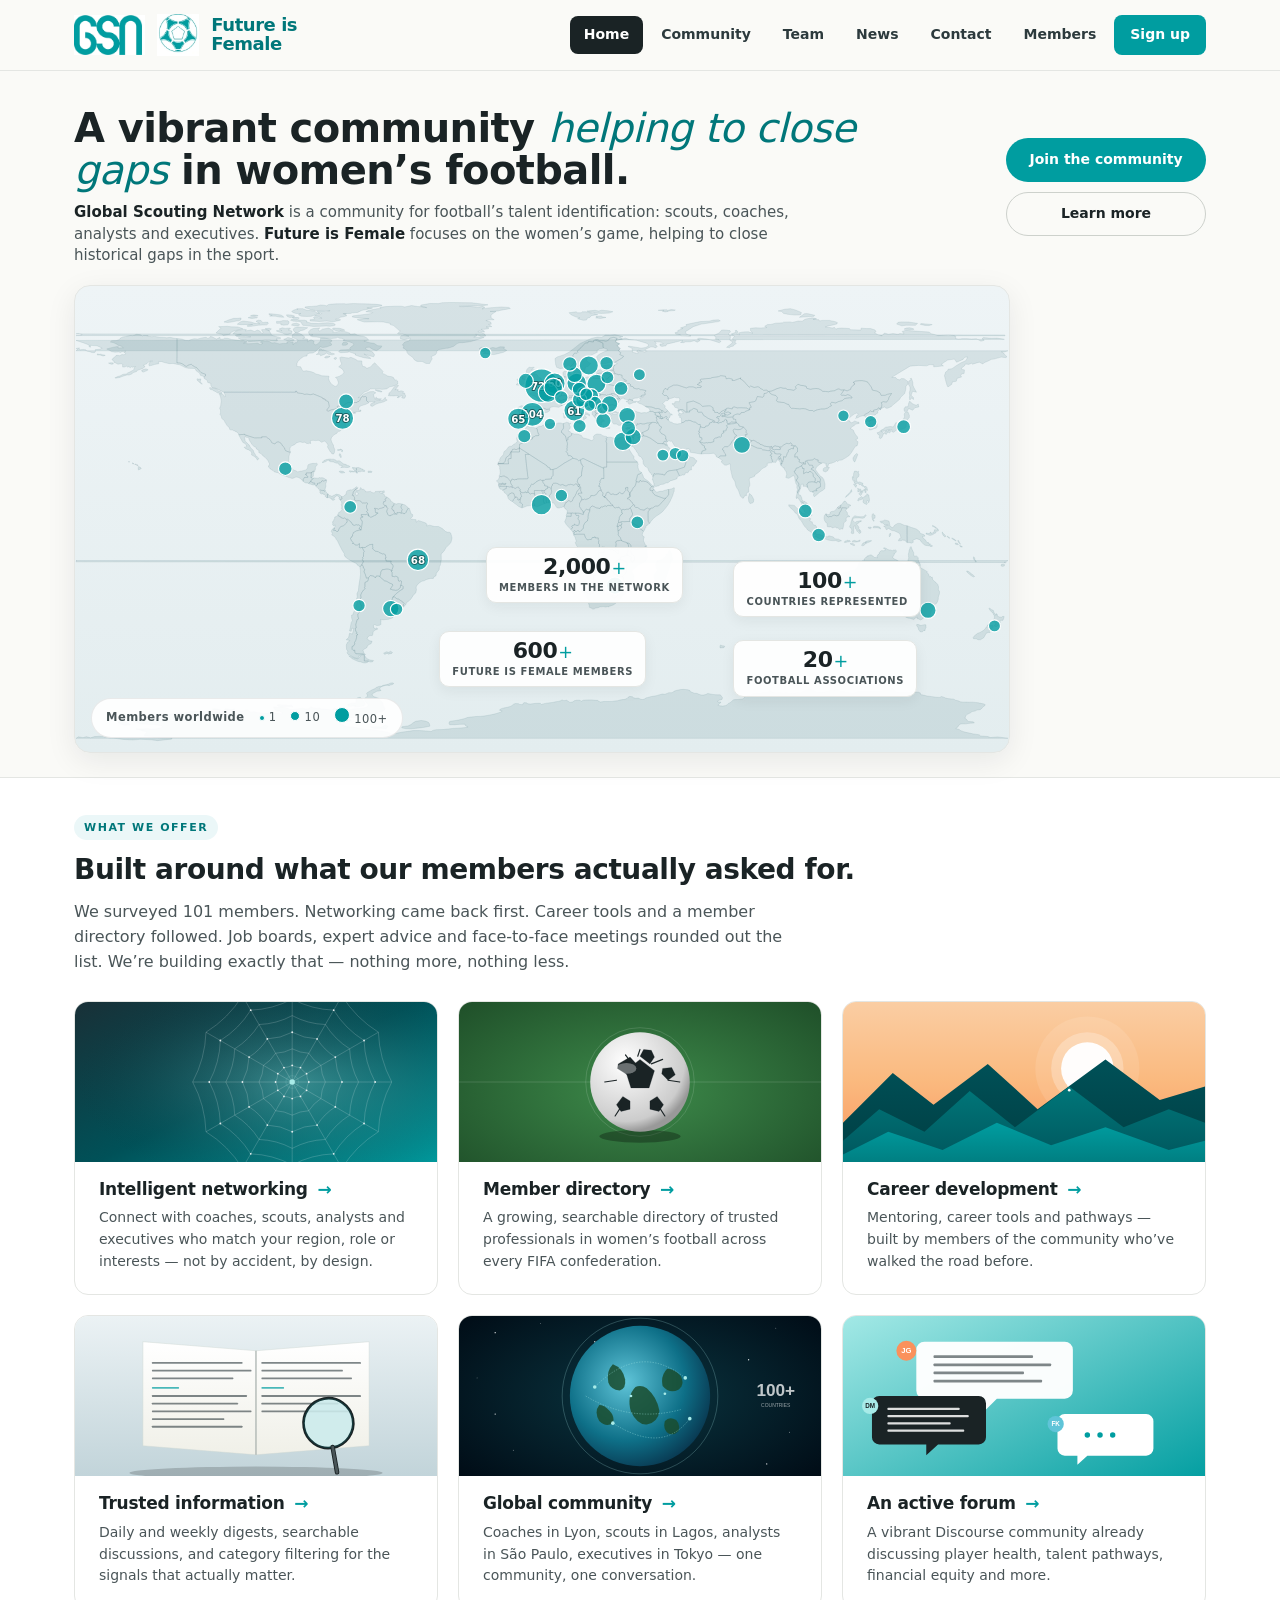
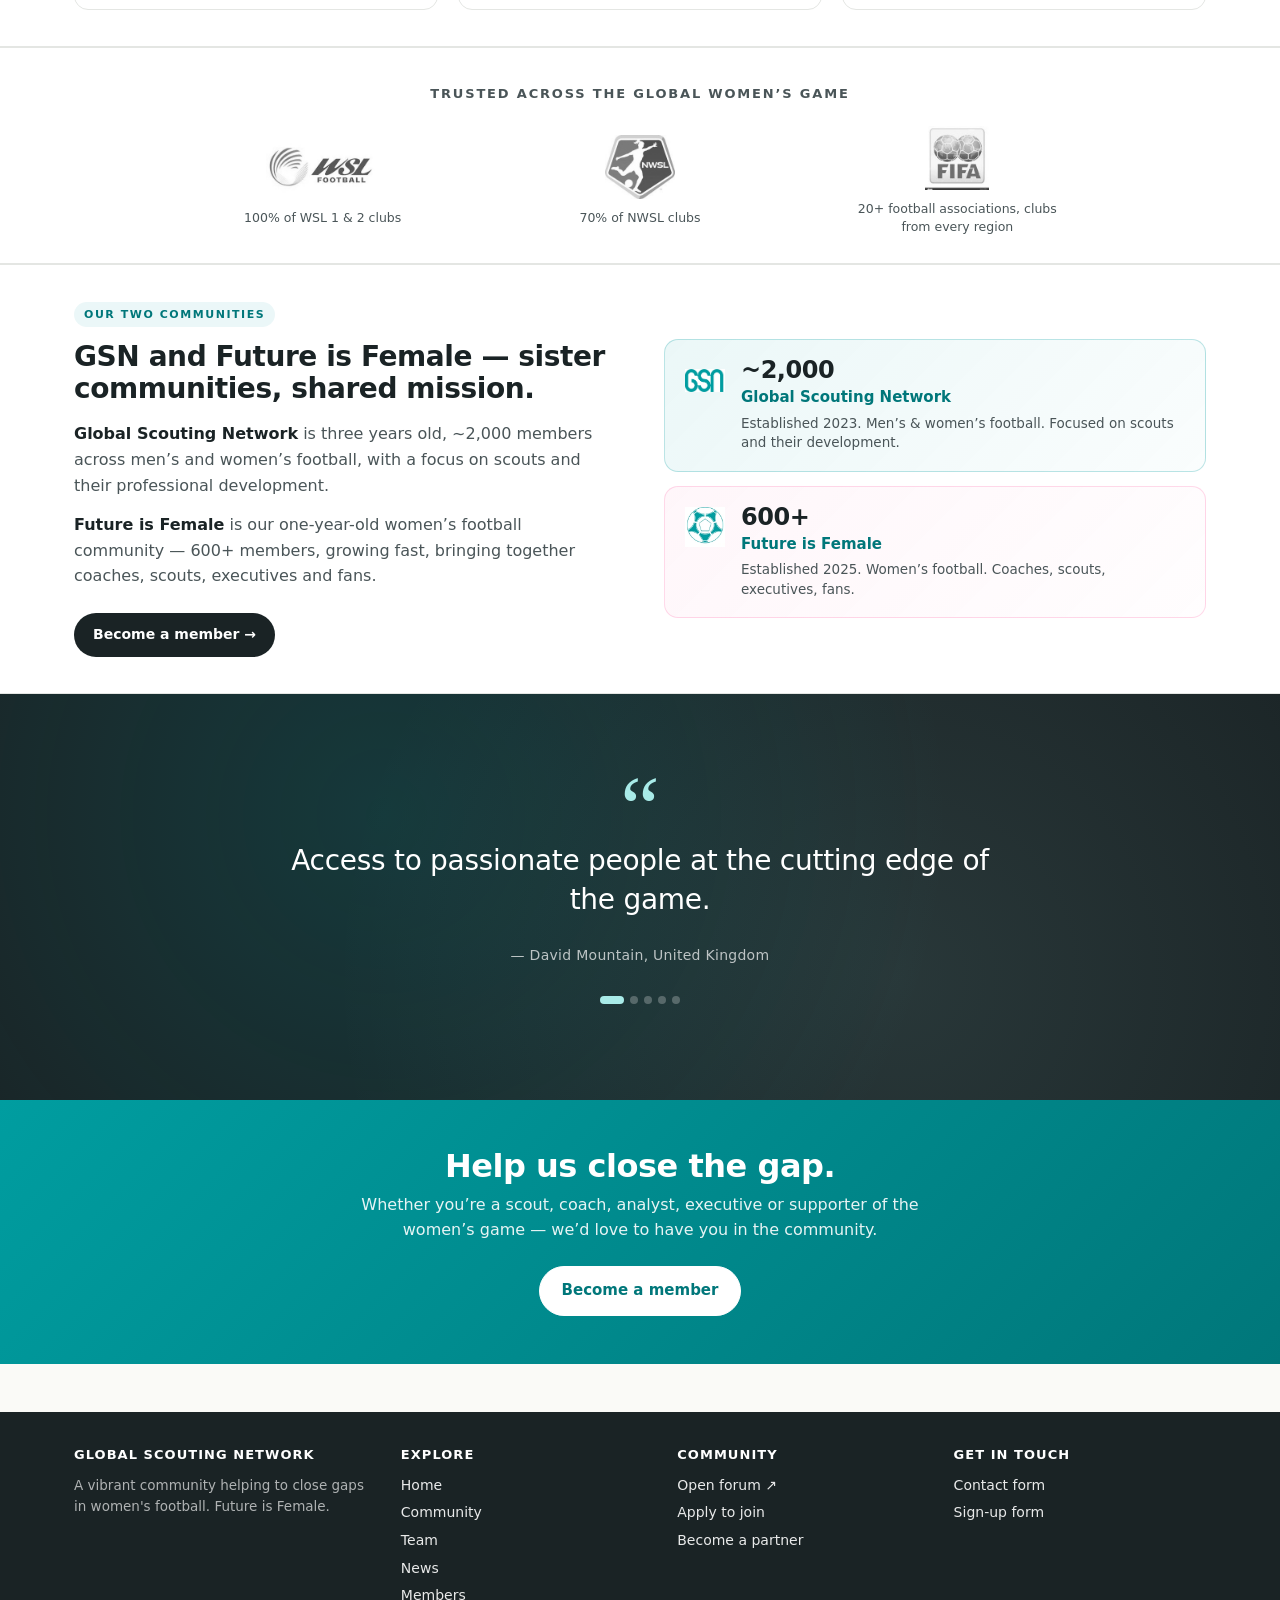
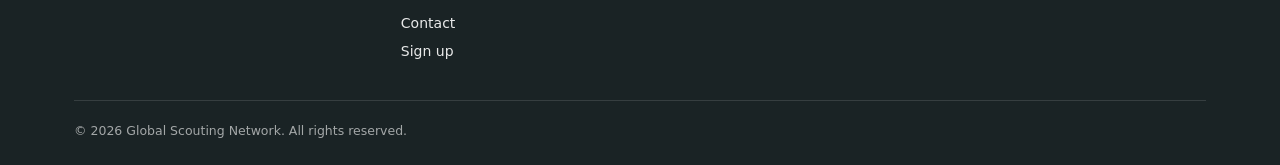
<file: index.html>
<!DOCTYPE html>
<html lang="en">
<head>
  <meta charset="utf-8">
  <meta name="viewport" content="width=device-width, initial-scale=1">
  <title>Home — Global Scouting Network</title>
  <meta name="description" content="Global Scouting Network is a community for football's talent identification — scouts, coaches, analysts and executives. Future is Female focuses on the women's game.">
  <link rel="stylesheet" href="css/style.css">
</head>
<body>
<header class="site-header">
  <div class="header-inner">
    <a class="brand" href="index.html" aria-label="Global Scouting Network — Future is Female home">
      <img src="img/gsn-letters.png" alt="GSN" class="brand-letters">
      <img src="img/gsn-football.png" alt="" class="brand-football" aria-hidden="true">
      <span class="brand-fif-stack" aria-hidden="true">
        <span class="bf-line">Future is</span>
        <span class="bf-line">Female</span>
      </span>
    </a>
    <nav class="nav-main">
      <a href="index.html" class="active">Home</a>
      <a href="community.html">Community</a>
      <a href="team.html">Team</a>
      <a href="news.html">News</a>
      <a href="contact.html">Contact</a>
      <a href="members/">Members</a>
      <a href="signup.html" class="cta">Sign up</a>
    </nav>
  </div>
</header>
<section class="hero hero-v17">
  <div class="container">
    <div class="hero-title-block">
      <div class="text-col">
        <h1>A vibrant community <em>helping to close gaps</em> in women&rsquo;s football.</h1>
        <p><strong>Global Scouting Network</strong> is a community for football&rsquo;s talent identification: scouts, coaches, analysts and executives. <strong>Future is Female</strong> focuses on the women&rsquo;s game, helping to close historical gaps in the sport.</p>
      </div>
      <div class="hero-ctas-stack">
        <a class="btn btn-primary" href="signup.html">Join the community</a>
        <a class="btn btn-ghost" href="community.html">Learn more</a>
      </div>
    </div>
    <div class="hero-map-card" role="img" aria-label="Member map">
      <svg class="world-svg" viewBox="0 0 1000 500" preserveAspectRatio="xMidYMid meet" aria-hidden="true">
        <g class="land"><path d="M994.8,298.6 995.5,298.2 996.4,299.0 996.0,300.4 994.3,300.8 992.7,300.5 992.5,299.2 993.5,298.3 994.8,298.6Z M0.0,294.6 0.6,294.5 0.2,295.8 0.0,296.0 998.2,296.7 996.5,297.3 996.1,296.2 997.5,295.7 998.4,295.5 1000.0,294.6 0.0,294.6Z"><title>Fiji</title></path>
<path d="M594.2,252.6 594.6,252.9 604.7,258.6 604.9,260.2 608.9,263.0 607.6,266.4 607.8,268.0 609.6,269.0 609.6,269.7 608.9,271.4 609.0,272.2 608.9,273.6 609.8,275.3 611.0,278.1 612.0,278.7 609.8,280.3 606.7,281.3 605.1,281.3 604.1,282.1 602.2,282.2 601.4,282.6 598.1,281.8 596.0,282.0 595.2,278.2 594.3,276.9 593.7,276.2 591.0,275.6 589.4,274.8 587.7,274.3 586.5,273.9 585.4,273.2 583.9,269.7 582.3,268.1 581.7,266.5 582.0,265.1 581.5,262.5 582.6,262.4 583.7,261.4 584.7,259.9 585.4,259.3 585.4,258.4 584.8,257.8 584.6,256.7 585.4,256.4 585.6,254.7 584.5,253.2 585.5,252.8 588.5,252.9 594.2,252.6Z"><title>Tanzania</title></path>
<path d="M475.9,173.2 475.9,173.4 475.9,173.9 475.9,178.1 466.8,178.0 466.8,185.1 464.2,185.3 463.6,186.7 464.1,190.8 453.2,190.7 452.6,191.7 452.7,190.5 452.8,190.5 459.0,190.3 459.4,189.3 460.5,188.0 461.4,184.2 465.3,181.2 466.6,177.7 467.4,177.5 468.4,175.3 470.7,175.0 471.7,175.4 473.0,175.4 473.9,174.8 475.6,174.7 475.5,173.2 475.9,173.2Z"><title>W. Sahara</title></path>
<path d="M158.8,113.9 158.4,113.9 153.0,111.2 151.0,110.0 146.0,108.8 144.5,106.3 144.9,104.6 141.3,103.5 140.8,101.2 137.5,99.2 137.4,97.8 138.9,96.4 138.9,94.7 134.1,92.9 131.3,89.7 129.6,87.7 127.0,86.5 125.2,85.4 123.7,83.9 120.9,84.8 118.2,86.4 115.7,84.6 113.8,83.3 111.1,82.6 108.3,82.5 108.4,66.7 108.4,56.4 113.6,57.0 117.9,58.4 120.8,58.6 123.3,57.5 126.6,56.6 130.8,56.9 134.9,55.7 139.5,55.0 141.4,56.2 143.4,55.5 144.1,54.2 146.0,54.5 150.7,57.0 154.4,55.1 154.8,57.2 158.2,56.8 159.2,56.0 162.6,56.1 166.8,57.3 173.3,58.3 177.2,58.8 179.9,58.6 183.6,60.0 179.7,61.4 184.7,62.0 192.2,61.6 194.6,61.2 197.6,62.8 200.6,61.4 197.7,60.2 199.5,59.3 202.9,59.2 205.1,58.9 207.4,59.6 210.2,61.1 213.3,60.8 218.2,62.1 222.5,61.6 226.5,61.7 226.2,60.0 228.7,59.5 233.0,60.4 233.0,63.1 234.8,60.9 237.0,60.9 238.2,58.1 235.3,56.4 232.0,55.3 232.2,52.2 235.5,50.2 239.2,50.7 242.0,51.9 245.8,55.0 243.3,56.4 248.5,57.0 248.5,59.8 252.2,57.6 255.5,59.4 254.7,61.5 257.4,63.3 260.3,61.3 262.3,58.9 262.4,55.9 266.4,56.1 270.5,56.5 274.2,57.9 274.4,59.3 272.3,60.7 274.3,62.2 273.9,63.6 268.5,65.5 264.6,66.0 261.8,65.1 260.9,66.5 258.2,68.9 257.4,70.1 254.2,71.9 250.2,72.1 248.0,73.3 247.9,75.1 244.6,75.5 241.2,77.7 238.2,80.8 237.1,83.0 237.0,86.3 241.1,86.7 242.3,89.3 243.6,91.4 247.5,90.9 252.7,92.1 255.4,93.1 257.4,94.4 260.9,95.2 263.9,96.4 268.4,96.5 271.5,96.8 271.0,99.2 271.9,102.0 273.9,105.1 278.0,107.8 280.2,106.9 281.7,104.0 280.2,99.6 278.3,98.1 282.7,96.8 285.8,94.9 287.4,93.0 287.2,91.1 285.3,88.7 281.9,86.7 285.2,83.7 284.0,81.2 283.0,76.9 285.0,76.2 289.7,77.0 292.6,77.3 294.9,76.5 297.5,77.5 300.9,79.1 301.7,80.2 306.7,80.4 306.6,82.7 307.5,86.2 310.1,86.7 312.1,88.3 316.1,86.8 318.8,83.7 320.6,82.4 322.8,84.9 326.4,88.4 329.5,91.8 328.3,93.5 332.0,95.1 334.5,96.7 339.0,97.4 340.7,98.3 341.8,100.6 344.0,101.0 345.1,102.0 345.3,105.1 343.3,106.2 341.3,107.2 336.7,108.2 333.2,110.4 328.5,110.9 322.6,110.3 318.4,110.3 315.6,110.5 313.2,112.5 309.7,113.7 305.7,117.4 302.5,119.9 304.8,119.5 309.3,115.8 315.1,113.5 319.3,113.2 321.7,114.6 319.1,116.5 320.0,119.5 320.9,121.6 324.5,122.9 329.1,122.5 331.9,119.4 332.1,121.4 333.9,122.4 330.4,124.3 324.3,125.9 321.5,127.0 318.4,129.0 316.3,128.8 316.2,126.5 321.0,124.2 316.6,124.3 313.5,124.6 311.7,123.0 311.7,119.3 310.5,118.5 308.6,118.9 307.7,118.2 305.6,120.3 304.7,122.5 303.7,123.7 302.5,124.2 301.7,124.3 301.4,125.0 296.3,125.0 292.0,125.0 290.8,125.5 287.8,127.5 287.5,127.7 286.6,128.8 284.1,128.8 281.3,128.8 280.1,129.3 280.5,129.8 280.8,130.7 280.7,130.9 277.1,132.3 274.2,132.8 271.0,134.2 270.3,134.2 269.4,133.8 269.1,133.4 269.1,133.1 269.7,132.1 271.0,130.6 271.8,129.0 271.3,126.6 270.7,124.0 267.8,122.7 268.1,122.2 267.7,121.9 267.0,121.9 266.4,121.5 266.3,120.8 265.7,121.1 265.0,121.0 265.2,120.7 264.5,120.5 264.2,119.7 262.1,118.8 259.8,117.9 257.1,116.8 254.5,115.8 252.0,116.6 251.1,116.6 247.7,115.9 245.4,116.3 242.8,115.4 239.9,115.0 238.0,114.8 237.1,114.3 236.6,112.8 235.7,112.8 235.7,113.9 229.9,113.9 220.4,113.9 211.0,113.9 202.6,113.9 194.3,113.9 186.1,113.9 177.6,113.9 174.9,113.9 166.7,113.9 158.8,113.9Z M266.7,76.5 268.8,75.2 272.6,75.3 272.5,75.8 269.3,77.3 267.3,77.3 266.7,76.5Z M278.4,47.8 275.3,46.3 275.5,45.3 276.8,45.1 283.2,45.4 287.9,46.9 288.2,47.7 285.2,47.6 282.2,47.6 279.2,47.9 278.4,47.8Z M276.9,77.5 278.0,76.7 279.1,76.8 279.8,77.3 278.7,78.8 277.5,78.6 276.8,77.7 276.9,77.5Z M240.0,41.7 238.5,42.8 234.4,42.6 231.1,41.9 232.5,40.6 236.5,39.9 239.0,40.8 240.0,41.7Z M239.3,34.7 238.1,34.7 232.9,34.6 232.1,33.8 237.7,33.8 239.7,34.3 239.3,34.7Z M231.2,31.2 234.6,32.2 233.8,33.2 229.7,33.8 227.4,33.1 226.2,32.1 226.0,30.9 229.6,31.0 231.2,31.2Z M255.1,43.4 250.7,43.0 243.3,42.1 242.3,40.6 242.0,39.2 239.2,38.0 233.4,37.7 230.2,36.8 231.3,35.7 237.0,35.8 240.1,36.7 245.5,36.7 247.9,37.6 247.3,38.7 250.5,39.3 252.3,40.0 256.0,40.1 260.1,40.3 264.5,39.7 270.1,39.5 274.6,39.7 277.6,40.7 278.2,41.9 276.5,42.6 272.4,43.2 268.8,42.9 260.8,43.3 255.1,43.4Z M190.9,32.9 194.9,33.3 193.9,34.2 188.7,35.0 184.6,34.1 186.9,33.2 190.9,32.9Z M191.8,31.1 195.4,31.7 192.0,32.2 187.4,32.2 187.4,31.8 190.3,31.0 191.8,31.1Z M345.6,107.5 344.1,109.2 342.2,111.6 344.0,110.7 345.9,111.3 344.9,112.3 347.4,113.0 348.7,112.3 351.5,113.2 350.6,115.2 352.5,114.8 352.9,116.2 353.8,118.0 352.6,120.4 351.3,120.5 349.5,120.0 350.1,117.7 349.3,117.4 346.1,119.8 344.5,119.7 346.4,118.4 343.7,117.7 340.8,117.9 335.4,117.8 334.9,116.9 336.7,116.0 335.5,115.2 337.8,113.5 340.7,109.1 342.4,107.5 344.8,106.6 346.1,106.7 345.6,107.5Z M267.0,69.1 270.0,70.1 273.2,71.0 273.5,72.3 275.5,72.1 277.5,73.0 275.0,73.9 270.7,73.2 269.1,71.9 266.4,73.4 262.4,74.9 261.5,73.2 257.7,73.5 260.1,72.1 260.5,69.9 261.4,67.4 263.4,67.6 264.0,68.8 265.4,68.4 267.0,69.1Z M281.2,49.0 283.8,47.9 290.0,49.3 293.8,50.6 294.2,51.9 299.3,51.2 302.2,53.0 308.9,54.1 311.3,55.2 314.0,57.8 308.9,59.1 315.4,60.9 319.8,61.5 323.8,64.1 328.2,64.3 327.3,66.2 322.5,69.4 319.0,68.3 314.7,65.6 311.1,65.9 310.7,67.5 313.6,69.1 317.4,70.4 318.6,71.2 320.4,73.9 319.4,75.9 315.9,75.2 308.9,72.9 312.9,75.3 315.8,77.0 316.2,78.0 308.7,76.9 302.7,75.2 299.3,73.9 300.3,73.1 296.2,71.7 292.1,70.3 292.2,71.1 284.1,71.6 281.8,70.6 283.6,68.6 288.8,68.5 294.6,68.2 293.6,67.2 294.6,65.8 298.2,63.1 297.4,61.9 296.4,60.9 292.1,59.6 286.5,58.6 288.3,57.9 285.3,56.2 282.9,56.0 280.7,55.1 279.2,55.9 274.2,56.3 264.0,55.7 258.2,54.8 253.7,54.4 251.4,53.4 254.3,52.2 250.3,52.2 249.4,49.3 251.6,46.9 254.4,45.7 261.6,45.0 259.6,46.8 261.7,48.5 264.3,46.3 271.3,45.1 276.1,48.0 275.7,49.8 281.2,49.0Z M237.5,44.1 243.3,44.2 248.6,44.8 244.4,47.3 241.1,47.9 238.1,49.9 235.0,49.8 233.2,47.4 233.3,46.0 234.7,44.8 237.5,44.1Z M158.7,38.6 163.5,36.5 169.2,34.7 173.4,34.7 177.2,34.3 176.8,36.5 174.7,37.4 172.1,37.6 166.9,38.7 162.5,39.2 158.7,38.6Z M131.4,99.9 134.0,99.7 133.2,102.8 135.6,105.1 134.5,105.0 132.8,103.8 131.8,102.5 130.4,101.6 129.9,100.4 130.1,99.5 131.4,99.9Z M207.0,29.7 212.4,30.1 219.9,31.1 222.1,32.4 223.1,33.6 218.6,33.3 214.0,32.4 207.8,32.3 210.5,31.5 207.2,30.8 207.0,29.7Z M156.9,115.3 155.5,115.6 151.0,114.4 150.1,113.4 147.6,112.4 147.1,111.6 144.3,111.1 143.2,109.6 143.5,109.0 146.4,109.6 148.1,110.0 150.7,110.3 151.6,111.3 153.0,112.6 155.8,113.7 156.9,115.3Z M162.4,43.2 166.4,43.8 173.5,43.9 176.2,44.7 179.1,45.9 175.6,46.6 168.8,48.6 165.4,50.5 165.4,51.7 158.1,53.1 156.6,51.8 150.2,50.4 151.4,49.2 153.3,47.2 155.7,45.3 153.0,43.6 162.4,43.2Z M200.5,39.3 203.0,38.9 205.9,39.0 206.4,40.3 204.7,41.7 195.3,42.1 188.3,43.3 184.0,43.4 183.7,42.4 189.5,41.2 176.9,41.5 173.0,41.0 176.8,38.3 179.4,37.6 187.3,38.5 192.2,40.1 197.0,40.4 193.1,37.7 195.6,36.7 198.5,37.0 199.4,38.3 200.5,39.3Z M204.1,47.0 207.2,48.1 209.0,50.8 209.8,52.8 214.5,54.2 219.5,55.5 219.2,56.7 214.6,56.9 216.4,58.0 215.5,59.0 210.4,58.6 205.7,57.8 202.4,58.0 197.2,58.9 190.2,59.4 185.2,59.6 183.7,58.3 179.9,57.6 177.5,57.9 174.1,55.7 175.9,55.4 180.2,54.9 184.1,55.0 187.7,54.5 182.4,53.9 176.4,54.1 172.5,54.1 171.0,53.0 177.5,51.9 173.2,52.0 168.3,51.2 170.7,49.1 172.6,48.0 180.0,46.4 182.9,46.9 181.5,48.2 187.7,47.3 191.5,48.7 194.7,47.3 197.2,48.2 199.5,51.0 200.9,49.8 198.9,47.0 201.3,46.6 204.1,47.0Z M221.0,48.0 217.9,46.2 221.2,44.9 224.5,45.5 229.5,45.1 230.2,45.9 227.6,47.2 231.8,48.4 231.3,50.9 226.8,52.0 224.1,51.8 222.2,50.7 215.3,48.6 215.3,47.7 221.0,48.0Z M203.9,45.6 207.6,45.4 209.7,46.1 207.3,47.9 202.9,45.9 203.9,45.6Z M226.4,36.9 228.5,38.2 228.6,39.6 227.3,41.7 222.8,42.0 219.8,41.5 219.8,39.9 215.3,40.1 215.1,38.0 218.1,38.0 222.3,37.1 226.2,37.3 226.4,36.9Z M233.3,26.1 235.2,25.3 238.1,25.1 236.8,24.4 243.3,24.3 246.9,25.8 251.5,26.4 256.1,26.9 258.3,28.7 261.6,29.6 257.8,30.4 252.7,32.5 247.8,32.7 242.0,32.4 239.0,31.2 239.1,30.2 241.3,29.5 236.2,29.5 233.1,28.6 231.4,27.3 233.3,26.1Z M245.6,22.5 249.7,22.0 253.0,21.9 258.4,21.4 262.5,20.4 265.9,20.6 268.9,21.3 271.1,19.8 274.7,19.4 279.7,19.1 288.2,19.0 289.7,19.3 297.7,18.8 303.7,19.0 309.7,19.1 317.1,19.4 323.1,19.7 328.2,20.5 328.1,21.2 321.3,22.4 314.6,23.0 312.1,23.6 318.1,23.6 311.6,25.3 307.0,26.1 302.3,28.3 296.5,28.8 294.8,29.4 286.4,29.7 290.2,30.0 288.3,30.5 290.6,31.9 287.9,32.8 283.6,33.6 282.3,34.7 278.4,35.5 278.8,36.2 283.6,36.0 283.6,36.7 276.2,38.4 269.0,37.6 260.8,38.1 256.7,37.7 251.4,37.6 251.1,36.2 256.2,35.6 254.8,33.6 256.5,33.4 264.0,34.6 260.2,32.8 255.7,32.3 257.9,31.2 262.8,30.6 263.6,29.6 259.7,28.5 258.5,27.1 266.1,27.2 268.3,27.5 272.6,26.5 266.4,26.2 256.7,26.3 251.8,25.4 249.4,24.3 246.2,23.5 245.6,22.5Z M291.1,62.7 289.3,63.5 286.1,63.6 285.5,62.3 286.6,60.7 289.2,60.3 291.4,61.1 291.4,62.3 291.1,62.7Z M232.6,57.0 234.3,58.0 232.6,59.0 228.8,58.2 226.6,58.5 222.8,57.2 225.2,56.4 227.2,55.2 230.1,55.9 231.8,56.4 232.6,57.0Z M320.8,111.5 321.7,111.2 325.4,111.9 328.2,113.1 328.3,113.6 327.0,113.6 323.4,112.8 320.8,111.5Z M322.2,119.3 323.2,120.7 325.2,121.1 327.7,121.0 326.4,122.1 325.4,122.3 321.8,121.1 321.1,120.2 322.2,119.3Z"><title>Canada</title></path>
<path d="M158.8,113.9 166.7,113.9 174.9,113.9 177.6,113.9 186.1,113.9 194.3,113.9 202.6,113.9 211.0,113.9 220.4,113.9 229.9,113.9 235.7,113.9 235.7,112.8 236.6,112.8 237.1,114.3 238.0,114.8 239.9,115.0 242.8,115.4 245.4,116.3 247.7,115.9 251.1,116.6 252.0,116.6 254.5,115.8 257.1,116.8 259.8,117.9 262.1,118.8 264.2,119.7 264.5,120.5 265.2,120.7 265.0,121.0 265.7,121.1 266.3,120.8 266.4,121.5 267.0,121.9 267.7,121.9 268.1,122.2 267.8,122.7 270.7,124.0 271.3,126.6 271.8,129.0 271.0,130.6 269.7,132.1 269.1,133.1 269.1,133.4 269.4,133.8 270.3,134.2 271.0,134.2 274.2,132.8 277.1,132.3 280.7,130.9 280.8,130.7 280.5,129.8 280.1,129.3 281.3,128.8 284.1,128.8 286.6,128.8 287.5,127.7 287.8,127.5 290.8,125.5 292.0,125.0 296.3,125.0 301.4,125.0 301.7,124.3 302.5,124.2 303.7,123.7 304.7,122.5 305.6,120.3 307.7,118.2 308.6,118.9 310.5,118.5 311.7,119.3 311.7,123.0 313.5,124.6 314.0,125.5 311.0,126.9 308.2,127.8 305.2,128.7 303.8,130.3 303.3,130.9 303.3,132.4 304.2,133.9 305.3,133.9 305.0,132.9 305.9,133.5 305.7,134.3 303.8,134.8 302.4,134.7 300.4,135.2 299.2,135.4 297.6,135.5 295.3,136.3 299.3,135.8 300.2,136.3 296.3,137.1 294.5,137.1 294.6,136.8 293.7,137.6 294.6,137.7 294.0,139.7 291.9,141.8 291.7,141.1 291.1,141.0 290.2,140.3 290.8,141.8 291.5,142.3 291.5,143.3 290.6,144.4 289.1,146.6 288.8,146.5 289.7,144.6 288.2,143.6 287.9,141.3 287.4,142.5 288.0,144.2 286.1,143.8 288.1,144.7 288.2,147.3 289.0,147.5 289.3,148.5 289.6,151.2 287.9,153.3 285.0,154.1 283.2,155.8 281.8,155.9 280.4,157.0 280.0,157.9 276.9,159.7 275.4,161.0 274.1,162.7 273.6,164.6 274.1,166.6 275.1,168.9 276.3,170.9 276.3,172.1 277.6,175.3 277.5,177.2 277.4,178.3 276.7,180.0 275.9,180.3 274.5,180.0 274.1,178.8 273.0,178.1 271.6,175.8 270.3,173.6 269.8,172.5 270.4,170.7 269.6,169.2 267.5,166.8 266.4,166.4 263.6,167.7 263.1,167.5 261.7,166.2 260.0,165.6 256.9,165.9 254.4,165.6 252.3,165.8 251.1,166.2 251.6,167.0 251.6,168.1 252.2,168.6 251.6,169.0 250.6,168.6 249.6,169.1 247.6,169.0 245.5,167.6 243.1,167.9 241.0,167.3 239.3,167.5 237.0,168.1 234.4,170.2 231.7,171.4 230.2,172.7 229.5,173.9 229.5,175.9 229.6,177.2 230.2,178.1 229.1,178.2 227.1,177.6 224.9,176.7 224.2,175.4 223.6,173.5 221.9,171.9 221.0,170.3 219.6,168.4 217.6,167.3 215.3,167.3 213.6,169.5 211.3,168.7 209.8,167.9 209.2,166.3 208.2,164.9 206.6,163.7 205.2,162.8 204.1,161.8 199.3,161.8 199.3,162.9 197.1,162.9 191.6,163.0 185.3,161.0 181.1,159.7 181.3,159.1 177.8,159.4 174.6,159.6 174.2,158.2 172.4,156.6 171.1,156.3 170.8,155.5 169.2,155.3 168.2,154.6 165.6,154.3 164.9,153.9 164.6,152.3 161.9,149.5 159.6,145.7 159.7,145.0 158.5,144.1 156.3,141.8 155.9,139.5 154.5,138.0 155.1,135.7 155.0,133.3 154.1,131.2 155.2,128.6 155.5,126.1 155.8,123.5 155.3,119.8 154.5,117.4 153.7,116.2 154.0,115.6 158.0,116.6 159.5,119.2 160.2,118.4 159.7,116.2 158.8,113.9Z M68.3,194.2 68.8,194.5 69.3,194.8 70.0,195.8 69.9,196.0 68.8,196.6 67.9,197.0 67.5,197.5 66.8,197.1 66.9,196.3 66.5,195.3 66.6,195.0 67.1,194.5 66.9,194.0 67.1,193.7 67.3,193.8 68.3,194.2Z M66.7,192.3 66.5,192.7 65.5,192.9 65.0,192.3 64.7,192.0 64.7,191.9 65.0,191.6 66.0,191.9 66.7,192.3Z M64.6,191.2 64.5,191.5 63.0,191.4 63.2,191.1 64.6,191.2Z M61.0,189.7 61.3,189.9 62.1,190.8 61.9,190.9 61.7,190.9 60.8,190.8 60.4,190.2 60.3,190.1 61.0,189.7Z M57.3,188.3 57.4,188.9 57.0,189.2 56.1,188.7 56.3,188.5 56.7,188.2 57.3,188.3Z M37.6,82.3 39.8,82.5 40.1,83.6 38.4,84.0 36.5,83.5 34.9,82.7 37.6,82.3Z M74.4,89.0 76.2,89.2 77.4,90.0 75.0,91.3 72.2,92.4 70.8,91.7 70.4,90.4 72.9,89.4 74.4,89.0Z M108.4,56.4 108.4,66.7 108.3,82.5 111.1,82.6 113.8,83.3 115.7,84.6 118.2,86.4 120.9,84.8 123.7,83.9 125.2,85.4 127.0,86.5 129.6,87.7 131.3,89.7 134.1,92.9 138.9,94.7 138.9,96.4 137.4,97.8 135.9,96.7 133.4,95.8 132.6,93.4 129.1,91.2 127.6,88.5 124.9,88.4 120.5,88.3 117.2,87.5 111.5,84.6 108.8,84.1 104.0,83.1 100.1,83.3 94.7,82.1 91.4,80.9 88.3,81.5 88.8,83.4 87.3,83.6 84.1,84.2 81.6,85.1 78.6,85.7 78.2,84.0 79.4,81.3 82.4,80.5 81.6,79.8 78.1,81.3 76.2,83.2 72.2,85.1 74.2,86.5 71.6,88.5 68.6,89.6 65.8,90.5 65.1,91.7 60.8,93.2 59.9,94.5 56.7,95.6 54.8,95.4 52.2,96.2 49.3,97.2 47.0,98.1 42.3,98.9 41.8,98.4 44.9,97.1 47.6,96.3 50.5,94.7 54.0,94.4 55.4,93.3 59.2,91.6 59.8,91.1 61.9,90.1 62.4,88.0 63.8,86.3 60.6,87.2 59.7,86.7 58.2,87.7 56.4,86.3 55.6,87.3 54.6,85.9 51.8,87.0 50.1,87.0 49.9,85.4 50.4,84.4 48.6,83.4 45.0,83.9 42.6,82.6 40.7,81.9 40.7,80.4 38.6,79.2 39.6,77.6 41.9,76.0 42.9,74.6 45.1,74.4 47.0,74.8 49.3,73.5 51.3,73.7 53.4,72.9 52.9,71.6 51.3,71.1 53.4,70.0 51.7,70.1 48.7,70.7 47.9,71.3 45.7,70.7 41.8,71.0 37.7,70.3 36.5,69.2 33.0,67.6 36.9,66.4 43.1,65.1 45.4,65.1 45.0,66.5 50.9,66.3 48.6,64.6 45.2,63.6 43.3,62.2 40.6,61.0 36.8,60.1 38.3,58.7 43.3,58.6 46.8,57.3 47.4,56.0 50.3,54.6 53.0,54.3 58.2,53.1 60.8,53.3 65.1,51.8 69.3,52.4 71.3,53.6 72.5,53.1 77.2,53.2 77.0,53.9 81.3,54.4 84.1,54.1 90.0,55.0 95.3,55.2 97.4,55.6 101.1,55.1 105.4,56.0 108.4,56.4Z M23.0,72.8 24.7,73.4 26.4,73.1 28.7,73.8 31.4,74.2 31.2,74.5 29.1,75.1 27.0,74.5 25.9,74.0 23.5,74.1 22.8,73.9 23.0,72.8Z"><title>United States of America</title></path>
<path d="M742.7,113.3 740.5,115.1 738.2,115.4 738.1,118.2 736.6,119.4 731.1,118.5 729.1,123.5 727.6,124.1 722.1,125.2 724.6,130.1 722.7,130.8 722.9,132.4 721.2,132.0 719.8,131.0 715.7,130.7 711.1,130.6 710.1,130.9 706.1,129.7 704.6,130.3 704.1,131.9 699.6,131.0 697.7,131.4 697.1,132.6 695.5,133.1 691.9,135.0 690.6,137.0 689.6,137.0 688.8,135.7 685.3,135.6 684.7,133.4 683.4,133.3 683.6,130.6 680.3,128.5 675.5,128.8 672.3,129.2 669.6,126.6 667.3,125.6 663.0,123.6 662.5,123.4 655.4,125.0 655.5,135.3 654.0,135.4 652.1,133.2 650.2,132.4 647.1,133.0 645.8,133.9 645.7,133.3 646.4,132.1 645.8,131.1 642.6,130.2 641.4,127.7 639.8,127.0 639.7,126.1 642.4,126.3 642.5,124.3 644.9,123.9 647.3,124.3 647.8,121.6 647.3,119.9 644.6,120.0 642.2,119.3 639.0,120.5 636.4,121.1 635.0,120.7 635.3,119.2 633.5,117.4 631.4,117.5 629.1,115.6 630.7,113.5 629.9,112.9 632.1,109.8 634.9,111.5 635.3,109.4 641.0,106.4 645.4,106.3 651.5,108.3 654.8,109.4 657.7,108.2 662.1,108.2 665.7,109.6 666.5,108.8 670.4,108.9 671.1,107.6 666.6,105.7 669.2,104.3 668.7,103.6 671.4,102.8 669.4,100.9 670.7,100.0 681.0,99.0 682.4,98.3 689.4,97.3 691.9,96.2 696.8,96.8 697.7,99.6 700.6,99.0 704.2,99.9 704.0,101.4 706.6,101.3 713.6,98.6 712.6,99.5 716.1,101.7 722.3,108.7 723.8,107.3 727.6,108.9 731.6,108.1 733.2,108.6 734.5,110.2 736.4,110.8 737.6,112.0 741.2,111.6 742.7,113.3Z"><title>Kazakhstan</title></path>
<path d="M655.5,135.3 655.4,125.0 662.5,123.4 663.0,123.6 667.3,125.6 669.6,126.6 672.3,129.2 675.5,128.8 680.3,128.5 683.6,130.6 683.4,133.3 684.7,133.4 685.3,135.6 688.8,135.7 689.6,137.0 690.6,137.0 691.9,135.0 695.5,133.1 697.1,132.6 697.9,132.9 695.6,134.7 697.7,135.7 699.6,135.0 702.9,136.5 699.4,138.5 697.3,138.2 696.1,138.3 695.7,137.5 696.3,136.2 692.6,136.9 691.7,138.7 690.4,140.2 688.1,140.1 687.3,141.3 689.4,141.9 690.0,144.0 688.4,146.8 686.3,146.2 684.8,146.2 684.8,144.5 681.2,143.3 678.2,142.0 676.4,140.7 673.3,138.7 671.9,135.9 671.0,135.4 668.0,135.5 666.9,134.9 666.6,132.7 662.9,131.2 660.5,132.9 658.1,133.8 658.6,135.2 655.5,135.3Z"><title>Uzbekistan</title></path>
<path d="M891.7,257.2 896.5,259.1 901.6,260.7 903.5,262.1 905.1,263.5 905.5,265.2 910.1,266.9 910.8,268.4 908.2,268.7 908.9,270.5 911.3,272.3 913.1,275.3 914.7,275.2 914.6,276.4 916.8,276.9 915.9,277.4 918.9,278.6 918.6,279.4 916.7,279.6 916.1,278.9 913.7,278.6 910.9,278.1 908.7,276.4 907.1,274.8 905.7,272.4 902.1,271.2 899.7,272.0 898.0,272.9 898.4,275.0 896.2,275.9 894.6,275.4 891.8,275.3 891.7,266.3 891.7,257.2Z M924.0,260.2 925.1,261.1 925.4,262.5 924.5,263.2 924.0,261.6 923.3,260.5 922.1,259.6 920.5,258.4 918.5,257.6 919.3,256.9 920.8,257.7 921.7,258.3 922.9,259.0 924.0,260.2Z M920.3,266.2 918.8,266.9 917.3,267.5 915.9,267.5 913.6,266.7 912.0,266.0 912.2,265.1 914.7,265.5 916.2,265.3 916.7,264.0 917.1,263.9 917.3,265.4 918.9,265.2 919.7,264.2 921.2,263.2 920.9,261.6 922.6,261.5 923.2,262.0 923.1,263.5 922.2,265.2 920.7,265.4 920.3,266.2Z M929.9,264.8 930.7,265.5 932.1,267.2 933.4,268.2 933.0,268.9 932.2,269.2 931.0,268.2 929.8,266.4 929.2,264.3 929.6,264.0 929.9,264.8Z"><title>Papua New Guinea</title></path>
<path d="M891.7,257.2 891.7,266.3 891.8,275.3 889.3,273.0 886.5,272.5 885.8,273.3 882.3,273.4 883.4,271.1 885.2,270.3 884.5,267.3 883.1,265.0 877.7,262.6 875.5,262.4 871.3,259.8 870.5,261.2 869.4,261.4 868.8,260.4 868.8,259.2 866.6,257.8 869.6,256.8 871.6,256.9 871.4,256.2 867.3,256.1 866.2,254.5 863.7,254.0 862.6,252.6 866.3,251.9 867.7,251.0 872.2,252.2 872.6,253.2 873.4,257.7 876.3,259.4 878.6,256.4 881.8,254.7 884.2,254.7 886.6,255.7 888.7,256.7 891.7,257.2Z M847.1,274.7 847.4,275.3 847.5,276.1 845.7,278.2 843.3,278.8 842.9,278.4 843.2,277.5 844.4,275.8 847.1,274.7Z M872.8,269.2 872.5,267.1 873.0,266.1 873.6,265.1 874.2,265.9 874.2,267.3 872.8,269.2Z M827.4,238.5 825.9,241.0 827.9,243.6 827.4,244.9 830.5,247.5 827.3,247.8 826.3,249.7 826.4,252.2 823.8,254.1 823.7,256.9 822.6,261.1 822.2,260.2 819.1,261.4 818.0,259.7 816.0,259.6 814.6,258.7 811.3,259.7 810.3,258.3 808.5,258.5 806.2,258.2 805.7,254.4 804.4,253.7 803.0,251.3 802.6,248.8 803.0,246.3 804.6,244.4 805.1,246.3 807.0,247.9 808.8,247.3 810.5,247.5 812.2,246.1 813.5,245.8 816.1,246.6 818.4,246.0 819.8,242.2 820.9,241.2 821.8,238.0 825.0,238.0 827.4,238.5Z M859.4,257.8 862.4,258.6 863.4,260.7 861.1,259.6 858.8,259.3 857.2,259.5 855.3,259.4 855.9,257.9 859.4,257.8Z M852.4,260.5 850.5,260.0 850.0,258.8 852.8,258.7 853.5,259.6 852.4,260.5Z M855.4,244.0 855.6,245.5 857.2,245.7 857.5,246.9 857.3,249.3 855.9,249.0 855.5,250.7 856.6,252.2 855.8,252.5 854.7,250.7 853.9,247.2 854.4,245.0 855.4,244.0Z M841.5,247.6 844.7,247.5 847.4,245.4 847.9,246.1 845.7,248.8 843.6,249.3 840.9,248.8 836.3,248.9 833.8,249.3 833.4,251.4 835.9,253.9 837.4,252.7 842.6,251.7 842.4,253.0 841.2,252.6 840.0,254.2 837.5,255.3 840.1,258.9 839.6,259.8 842.1,263.0 842.1,264.8 840.6,265.6 839.5,264.7 840.9,262.4 838.2,263.5 837.5,262.7 837.8,261.6 835.8,260.0 836.0,257.3 834.2,258.1 834.4,261.4 834.5,265.4 832.8,265.8 831.6,264.9 832.4,262.4 831.9,259.7 830.8,259.7 829.9,257.8 831.1,256.0 831.5,253.8 832.8,249.6 833.4,248.4 835.8,246.4 838.0,247.2 841.5,247.6Z M834.1,278.5 830.5,276.5 833.1,276.0 834.5,276.8 835.5,277.7 835.3,278.4 834.1,278.5Z M837.1,273.7 838.9,273.5 841.4,272.5 841.0,274.0 836.8,274.8 833.1,274.5 833.1,273.5 835.3,272.9 837.1,273.7Z M828.5,273.2 830.2,273.0 830.9,274.2 827.7,274.7 825.8,275.1 824.3,275.1 825.2,273.5 826.8,273.5 827.5,272.5 828.5,273.2Z M801.3,267.8 801.7,268.8 807.1,269.1 807.7,268.0 812.8,269.3 813.8,271.1 818.0,271.6 821.4,273.3 818.2,274.3 815.2,273.2 812.7,273.3 809.8,273.1 807.2,272.6 804.0,271.5 801.9,271.2 800.8,271.6 795.7,270.4 795.2,269.2 792.7,269.0 794.6,266.4 798.0,266.5 800.2,267.6 801.3,267.8Z M789.9,253.0 790.4,254.9 791.4,256.5 793.4,256.7 794.7,258.5 794.0,262.0 793.9,266.3 790.9,266.3 788.5,264.0 785.0,261.7 783.8,260.0 781.7,257.8 780.3,255.7 778.2,251.8 775.7,249.5 774.9,247.1 773.9,244.9 771.4,243.2 769.9,240.8 767.8,239.3 764.9,236.2 764.7,234.8 766.5,234.9 770.8,235.4 773.2,238.1 775.4,240.0 776.9,241.2 779.6,244.2 782.4,244.2 784.7,246.1 786.3,248.4 788.4,249.7 787.3,252.0 788.9,252.9 789.9,253.0Z"><title>Indonesia</title></path>
<path d="M309.4,396.2 310.4,397.5 311.8,399.6 315.4,401.3 319.3,401.9 318.1,403.3 315.4,403.5 314.0,402.5 312.3,402.4 309.4,402.4 309.4,396.2Z M339.9,333.9 339.2,336.2 338.5,339.0 338.5,341.8 337.9,342.4 337.7,344.2 337.5,345.6 341.0,348.0 340.7,349.9 342.4,351.1 342.3,352.5 339.6,356.1 335.5,357.6 329.9,358.1 326.8,357.9 327.4,359.5 326.9,361.6 327.4,363.0 325.7,364.0 322.9,364.4 320.2,363.3 319.1,364.1 319.5,366.8 321.4,367.7 322.9,366.8 323.7,368.2 321.2,369.1 318.9,370.8 318.5,373.6 317.9,375.1 315.3,375.1 313.1,376.5 312.3,378.6 315.0,380.6 317.7,381.2 316.7,383.7 313.4,385.3 311.6,388.5 309.1,389.6 308.0,390.9 308.8,393.8 310.7,395.4 309.5,395.3 307.0,394.8 300.2,394.5 299.1,392.9 299.1,390.8 297.3,390.9 296.3,389.9 296.1,387.0 298.2,385.8 299.1,384.0 298.8,382.6 300.2,380.2 301.2,376.6 300.9,374.9 302.2,374.4 301.9,373.4 300.6,372.8 301.5,371.6 300.2,370.6 299.6,367.4 300.7,366.8 300.2,363.4 300.9,360.6 301.6,358.1 303.3,357.1 302.5,354.4 302.4,351.8 304.5,350.0 304.5,347.7 306.1,345.0 306.1,342.4 305.4,341.9 304.1,337.1 305.8,334.3 305.5,331.6 306.5,329.1 308.3,326.4 310.3,324.7 309.5,323.6 310.0,322.7 310.0,318.1 313.0,316.7 313.9,313.9 313.6,313.2 315.9,310.6 319.5,311.3 321.2,313.3 322.3,311.1 325.4,311.2 325.9,311.8 331.0,316.3 333.3,316.8 336.6,318.8 339.5,319.9 339.9,321.1 337.2,325.3 340.0,326.1 343.1,326.5 345.3,326.1 347.8,323.9 348.3,321.5 349.6,321.0 351.0,322.6 351.0,324.8 348.6,326.3 346.8,327.5 343.6,330.1 339.9,333.9Z"><title>Argentina</title></path>
<path d="M309.4,396.2 309.4,402.4 312.3,402.4 314.0,402.5 313.1,403.6 310.7,404.5 309.3,404.4 307.7,404.2 305.7,403.3 302.8,402.9 299.3,401.4 296.4,399.9 292.6,396.8 294.9,397.4 298.8,399.2 302.5,400.2 303.9,398.9 304.8,397.0 307.4,395.9 309.4,396.2Z M306.7,298.8 308.1,300.7 308.4,302.7 309.9,303.9 309.0,306.6 310.5,309.7 311.6,313.5 313.6,313.2 313.9,313.9 313.0,316.7 310.0,318.1 310.0,322.7 309.5,323.6 310.3,324.7 308.3,326.4 306.5,329.1 305.5,331.6 305.8,334.3 304.1,337.1 305.4,341.9 306.1,342.4 306.1,345.0 304.5,347.7 304.5,350.0 302.4,351.8 302.5,354.4 303.3,357.1 301.6,358.1 300.9,360.6 300.2,363.4 300.7,366.8 299.6,367.4 300.2,370.6 301.5,371.6 300.6,372.8 301.9,373.4 302.2,374.4 300.9,374.9 301.2,376.6 300.2,380.2 298.8,382.6 299.1,384.0 298.2,385.8 296.1,387.0 296.3,389.9 297.3,390.9 299.1,390.8 299.1,392.9 300.2,394.5 307.0,394.8 309.5,395.3 307.1,395.3 305.7,395.9 303.2,396.9 302.8,399.5 301.6,399.6 298.5,398.7 295.3,396.8 291.8,395.2 290.9,393.4 291.7,391.8 290.3,389.9 290.0,385.2 291.2,382.5 294.1,380.4 289.9,379.6 292.5,377.1 293.5,372.5 296.6,373.5 298.0,367.7 296.1,367.0 295.3,370.5 293.5,370.1 294.4,366.1 295.3,361.0 296.6,359.1 295.8,356.3 295.6,353.2 296.8,353.1 298.5,348.6 300.4,344.2 301.6,340.1 300.9,335.9 301.8,333.6 301.4,330.2 303.0,326.8 303.5,321.4 304.4,315.6 305.3,309.4 305.1,304.9 304.5,301.0 306.0,300.3 306.7,298.8Z"><title>Chile</title></path>
<path d="M581.5,262.5 582.0,265.1 581.7,266.5 582.3,268.1 583.9,269.7 585.4,273.2 584.3,272.9 580.6,273.4 579.8,273.7 579.0,275.5 579.6,276.7 579.2,280.0 578.8,282.8 579.6,283.3 581.5,284.3 582.3,283.8 582.5,286.8 580.4,286.8 579.2,285.3 578.2,284.1 576.1,283.7 575.5,282.2 573.8,283.1 571.5,282.7 570.6,281.5 568.8,281.2 567.5,281.3 567.4,280.4 566.4,280.4 565.2,280.2 563.4,280.6 562.2,280.5 561.5,280.8 561.7,277.5 560.8,276.5 560.6,274.7 561.0,273.1 560.4,272.0 560.4,270.3 557.0,270.3 557.2,269.3 555.8,269.3 555.7,269.8 553.9,269.9 553.2,271.5 552.8,272.2 551.3,271.8 550.4,272.2 548.5,272.4 547.5,271.0 546.8,270.1 546.0,268.4 545.4,266.3 537.2,266.3 536.2,266.6 535.4,266.6 534.2,266.9 533.8,266.1 534.5,265.8 534.6,264.6 535.1,263.9 536.1,263.3 536.8,263.6 537.8,262.5 539.3,262.5 539.5,263.3 540.5,263.8 542.1,262.1 543.8,260.7 544.5,259.8 544.4,257.5 545.6,254.8 546.8,253.4 548.7,252.1 549.0,251.2 549.1,250.2 549.5,249.2 549.4,247.6 549.7,245.2 550.3,243.4 551.1,241.9 551.3,240.3 551.5,238.3 552.6,236.9 554.1,236.0 556.4,237.0 558.1,238.0 560.2,238.3 562.2,238.8 563.1,237.1 563.4,236.9 564.7,237.2 567.8,235.8 568.9,236.4 569.8,236.3 570.2,235.6 571.3,235.4 573.3,235.7 575.1,235.8 576.0,235.5 577.7,237.8 579.0,238.1 579.7,237.6 581.0,237.8 582.5,237.2 583.2,238.4 585.6,240.3 585.5,243.5 586.6,243.9 585.7,244.9 584.6,245.6 583.6,247.1 583.0,248.3 582.8,250.6 582.2,251.6 582.2,253.7 581.4,254.5 581.3,256.2 580.9,256.4 580.6,257.9 581.3,259.1 581.5,262.5Z"><title>Dem. Rep. Congo</title></path>
<path d="M615.5,254.7 613.9,252.4 613.8,242.3 616.3,239.1 617.0,238.2 618.8,238.2 621.3,236.2 624.9,236.1 632.7,227.8 634.7,225.5 635.9,223.7 635.9,222.3 635.9,219.5 635.9,218.3 636.0,218.3 636.9,218.2 638.1,217.8 639.6,217.6 640.9,216.6 642.0,216.6 642.0,217.4 641.8,219.0 641.8,220.4 641.2,221.4 640.4,224.5 639.1,227.5 637.4,231.1 635.0,235.2 632.6,238.3 629.3,242.1 626.6,244.3 622.4,247.1 619.8,249.2 616.8,252.6 616.1,254.0 615.5,254.7Z"><title>Somalia</title></path>
<path d="M608.9,263.0 604.9,260.2 604.7,258.6 594.6,252.9 594.2,252.6 594.1,249.7 594.9,248.6 596.3,246.7 597.3,244.7 596.1,241.5 595.8,240.1 594.5,238.2 596.2,236.5 598.0,234.7 599.5,235.2 599.5,236.7 600.4,237.6 602.4,237.6 605.9,240.0 606.8,240.0 607.4,240.0 608.0,240.3 609.9,240.5 610.7,239.3 613.2,238.2 614.4,239.1 616.3,239.1 613.8,242.3 613.9,252.4 615.5,254.7 613.6,255.8 612.9,256.9 611.8,257.1 611.4,259.1 610.6,260.2 610.0,262.1 608.9,263.0Z"><title>Kenya</title></path>
<path d="M568.2,227.1 566.1,225.9 565.2,225.1 565.0,224.3 565.4,223.1 565.4,222.0 563.8,220.2 563.5,219.0 563.5,218.4 562.5,217.6 562.5,215.9 561.9,214.9 560.9,215.0 561.2,214.0 561.9,212.9 561.6,211.7 562.5,210.9 562.0,210.2 562.7,208.5 564.0,206.4 566.4,206.6 566.2,195.6 566.2,194.4 569.4,194.4 569.4,188.9 580.6,188.9 591.4,188.9 602.4,188.9 603.3,191.6 602.7,192.1 603.1,195.0 604.1,198.3 605.2,199.0 606.7,200.0 605.3,201.6 603.2,202.0 602.4,202.9 602.1,204.7 600.9,208.8 601.2,209.9 600.7,212.3 599.6,215.1 597.9,216.4 596.8,218.6 596.5,219.7 595.2,220.5 594.3,223.4 594.4,225.9 594.3,223.7 594.0,223.7 594.0,222.3 593.7,221.3 592.2,220.2 591.9,218.2 592.2,216.2 591.0,216.0 590.8,216.6 589.1,216.7 589.8,217.6 590.0,219.2 588.5,220.7 587.1,222.7 585.7,223.0 583.3,221.4 582.3,222.0 582.0,222.8 580.6,223.3 580.5,223.9 577.7,223.9 577.3,223.3 575.3,223.2 574.3,223.7 573.5,223.5 572.1,221.8 571.6,221.1 569.6,221.5 568.9,222.7 568.2,225.2 567.2,225.8 566.4,226.1 568.2,227.1Z"><title>Sudan</title></path>
<path d="M566.2,195.6 566.4,206.6 564.0,206.4 562.7,208.5 562.0,210.2 562.5,210.9 561.6,211.7 561.9,212.9 561.2,214.0 560.9,215.0 561.9,214.9 562.5,215.9 562.5,217.6 563.5,218.4 563.5,219.0 561.8,219.5 560.3,220.6 558.3,223.7 555.7,225.0 553.0,224.8 552.3,225.0 552.5,226.0 551.1,227.0 549.9,228.1 546.4,229.1 545.7,228.5 545.3,228.5 544.7,229.2 542.4,229.4 542.9,228.6 542.0,226.7 541.6,225.6 540.4,225.1 538.8,223.5 539.4,222.2 540.6,222.4 541.4,222.2 543.0,222.3 541.5,219.7 541.6,217.9 541.4,216.1 540.3,214.3 540.5,213.0 538.8,212.9 538.8,211.1 537.6,210.1 538.8,206.4 542.4,203.8 542.5,200.2 543.6,194.6 544.2,193.4 543.0,192.4 543.0,191.5 541.9,190.8 541.3,186.5 544.1,185.0 555.1,190.3 566.2,195.6Z"><title>Chad</title></path>
<path d="M300.8,195.2 301.0,196.7 300.8,197.8 300.2,198.3 300.9,199.1 300.8,199.9 299.0,199.4 297.7,199.6 296.0,199.4 294.7,199.9 293.2,199.0 293.4,198.2 296.0,198.5 298.1,198.8 299.1,198.1 297.8,196.9 297.8,195.9 296.1,195.4 296.7,194.7 298.4,194.8 300.8,195.2Z"><title>Haiti</title></path>
<path d="M300.8,199.9 300.9,199.1 300.2,198.3 300.8,197.8 301.0,196.7 300.8,195.2 301.1,194.8 303.3,194.8 305.0,195.5 305.7,195.4 306.2,196.4 307.7,196.4 307.6,197.2 308.9,197.3 310.2,198.3 309.2,199.4 307.9,198.8 306.6,198.9 305.7,198.8 305.2,199.3 304.1,199.5 303.7,198.8 302.8,199.2 301.7,201.1 301.0,200.7 300.8,199.9Z"><title>Dominican Rep.</title></path>
<path d="M760.5,24.9 766.5,24.3 771.9,25.7 778.3,28.4 777.6,30.9 771.5,31.2 763.8,30.4 759.2,29.4 757.1,27.4 753.3,26.8 760.5,24.9Z M785.7,29.8 792.7,31.4 791.9,32.5 776.2,33.6 781.3,29.9 783.6,29.6 785.7,29.8Z M885.6,38.5 893.0,38.6 903.0,40.1 900.8,42.2 890.6,42.1 886.0,42.7 880.5,40.9 882.0,39.0 885.6,38.5Z M911.7,40.7 918.7,41.4 915.5,42.5 911.0,42.3 905.9,41.2 906.5,40.3 911.7,40.7Z M888.5,46.2 891.1,45.1 894.6,44.8 898.6,45.9 898.9,46.6 894.7,46.7 889.0,46.3 888.5,46.2Z M624.6,26.1 630.0,25.6 634.2,25.6 634.8,26.4 636.4,25.7 639.0,25.2 643.1,25.8 642.0,26.3 638.3,26.6 635.8,26.8 635.4,27.3 632.2,27.8 629.2,27.1 630.8,26.2 624.6,26.1Z M563.1,99.1 558.0,99.1 554.6,98.8 555.2,97.6 559.1,96.7 562.0,97.2 563.2,97.6 562.9,98.4 563.1,99.1Z M648.6,45.1 655.3,42.7 654.5,41.4 660.7,40.0 669.9,38.2 679.2,37.7 683.9,36.6 689.3,36.3 691.3,37.4 689.4,38.2 679.5,39.6 671.1,40.9 662.4,43.6 658.3,46.3 653.9,49.0 654.5,51.3 659.8,53.6 658.2,53.8 649.1,53.4 648.4,52.2 643.3,51.5 642.9,50.0 645.8,49.4 645.7,47.8 651.2,45.5 648.6,45.1Z M897.0,100.8 897.9,103.5 897.9,106.2 899.0,109.0 901.8,114.0 897.7,113.0 896.0,117.1 898.7,119.9 898.6,121.8 896.5,120.2 894.7,122.3 894.2,120.0 894.5,117.3 894.2,114.3 894.8,112.2 894.9,108.5 893.3,105.7 893.6,101.9 896.1,100.7 895.0,99.4 896.3,99.0 897.0,100.8Z M863.3,132.7 862.9,132.2 862.9,130.8 864.3,130.7 864.7,127.5 864.0,125.1 866.3,124.1 869.7,124.6 871.6,121.9 872.5,118.9 873.6,117.8 875.1,115.3 870.5,116.2 868.1,117.3 863.8,117.3 862.7,114.6 859.4,112.7 854.6,111.8 853.6,109.1 852.6,107.3 851.6,106.2 849.8,103.4 847.4,102.3 843.3,101.5 839.6,101.6 836.1,102.1 833.8,103.5 835.3,104.1 835.4,105.7 833.8,106.5 831.3,109.5 831.4,110.7 827.4,112.5 824.1,111.4 820.8,111.7 819.3,110.7 817.7,110.4 813.6,112.4 809.9,112.8 807.4,113.5 803.9,113.1 801.3,113.1 799.6,111.7 796.9,110.3 794.1,110.0 790.6,110.3 788.0,110.9 784.0,109.7 783.5,107.6 780.2,106.9 777.7,106.6 774.6,105.4 771.7,108.3 772.9,109.9 770.2,111.9 766.1,111.2 763.4,111.1 761.5,109.8 758.6,109.7 756.2,108.9 752.0,110.2 746.7,112.6 743.8,113.1 742.7,113.3 741.2,111.6 737.6,112.0 736.4,110.8 734.5,110.2 733.2,108.6 731.6,108.1 727.6,108.9 723.8,107.3 722.3,108.7 716.1,101.7 712.6,99.5 713.6,98.6 706.6,101.3 704.0,101.4 704.2,99.9 700.6,99.0 697.7,99.6 696.8,96.8 691.9,96.2 689.4,97.3 682.4,98.3 681.0,99.0 670.7,100.0 669.4,100.9 671.4,102.8 668.7,103.6 669.2,104.3 666.6,105.7 671.1,107.6 670.4,108.9 666.5,108.8 665.7,109.6 662.1,108.2 657.7,108.2 654.8,109.4 651.5,108.3 645.4,106.3 641.0,106.4 635.3,109.4 634.9,111.5 632.1,109.8 629.9,112.9 630.7,113.5 629.1,115.6 631.4,117.5 633.5,117.4 635.3,119.2 635.0,120.7 636.4,121.1 635.1,122.8 632.4,123.2 629.7,126.1 632.2,128.7 631.9,130.6 635.0,133.9 633.3,135.0 632.8,135.7 631.6,135.5 629.7,133.8 628.9,133.7 627.2,133.1 626.3,131.9 623.7,131.4 622.0,131.8 621.5,131.3 617.8,129.9 613.7,129.5 611.3,129.0 611.0,129.3 607.4,127.0 604.3,126.0 601.9,124.3 603.9,123.9 606.2,121.6 604.6,120.5 608.7,119.3 608.7,118.7 606.2,119.2 606.3,117.9 607.7,117.2 610.4,116.9 610.8,116.0 610.2,114.5 611.3,113.0 611.3,112.2 607.2,111.3 605.6,111.3 603.9,110.0 601.7,110.5 598.2,109.5 598.3,109.0 597.3,107.8 595.1,107.6 594.8,106.8 595.5,106.2 593.8,104.6 590.9,104.9 590.0,104.8 589.3,105.4 588.3,105.3 587.6,103.5 587.0,102.6 587.5,102.3 589.7,102.4 590.8,101.8 590.0,101.1 588.1,100.6 588.3,100.1 587.2,99.6 585.4,97.7 586.0,97.0 585.8,95.7 583.0,95.0 581.6,95.4 581.2,94.7 578.3,94.0 577.4,92.3 577.1,91.0 575.8,90.3 577.0,89.5 576.2,86.9 578.1,85.3 577.7,84.8 580.9,83.3 578.0,81.9 583.9,78.4 586.5,76.8 587.5,75.4 583.4,73.5 584.6,71.7 582.1,69.6 583.9,67.2 580.7,64.0 583.3,62.0 579.0,60.1 579.4,58.2 581.7,57.9 586.4,56.8 589.3,55.8 593.8,57.5 601.4,58.2 611.9,61.3 614.1,62.6 614.2,64.5 611.2,65.9 606.6,66.7 594.2,64.6 592.2,64.9 596.7,66.9 596.9,68.2 597.1,71.1 600.6,71.9 602.8,72.6 603.2,71.3 601.5,70.1 603.3,69.0 610.0,70.8 612.3,70.1 610.5,68.1 616.9,65.3 619.5,65.5 622.1,66.5 623.7,64.6 621.4,62.9 622.7,61.2 620.7,59.5 628.5,60.4 630.1,62.0 626.5,62.3 626.6,63.9 628.7,64.8 633.0,64.2 633.7,62.4 639.5,61.1 649.2,58.7 651.3,58.9 648.6,60.6 652.0,60.8 654.0,59.9 659.2,59.8 663.3,58.7 666.5,60.3 669.7,58.5 666.7,56.9 668.2,56.0 676.4,56.8 680.2,57.7 690.3,60.9 692.2,59.4 689.3,57.9 689.3,57.3 685.9,57.1 686.8,55.8 685.3,53.6 685.3,52.7 690.4,50.2 692.2,47.7 694.3,47.1 701.6,47.8 702.2,49.4 699.6,51.6 701.3,52.5 702.2,54.5 701.6,58.3 704.6,60.0 703.4,61.8 698.0,65.8 701.2,66.2 702.3,65.2 705.3,64.5 706.1,63.1 708.5,61.8 706.9,60.2 708.2,58.4 705.1,58.1 704.4,56.6 706.7,53.8 703.1,51.5 708.0,49.7 707.4,47.7 708.8,47.6 710.2,49.2 709.1,51.8 712.1,52.4 710.8,50.4 715.5,49.3 721.3,49.1 726.4,50.7 723.9,48.4 723.6,45.4 728.5,44.9 735.2,45.0 741.2,44.6 738.9,43.2 742.1,41.3 745.3,41.3 750.7,39.9 758.1,39.5 759.0,38.8 766.3,38.5 768.5,39.1 774.8,37.6 779.9,37.7 780.7,36.5 783.3,35.3 789.9,34.2 794.6,35.1 790.8,35.8 797.1,36.2 797.9,37.6 800.4,36.9 808.5,36.9 814.8,38.3 817.0,39.3 816.3,40.8 813.3,41.6 806.0,43.1 803.9,43.9 807.3,44.3 811.4,45.0 813.9,44.5 815.4,46.3 816.6,45.6 821.0,45.1 829.9,45.6 830.6,46.9 842.2,47.3 842.4,45.2 848.3,45.7 852.7,45.7 857.2,47.1 858.5,48.9 856.8,50.1 860.3,52.2 864.7,53.4 867.4,50.5 871.8,51.7 876.6,51.0 881.9,51.8 884.0,51.0 888.5,51.4 886.5,48.8 890.2,47.6 915.3,49.4 917.6,51.1 924.9,53.2 936.1,52.7 941.7,53.1 944.0,54.3 943.6,56.3 947.1,57.1 950.8,56.5 955.7,56.5 960.9,57.0 966.2,56.7 971.0,59.2 974.5,58.3 972.2,56.5 973.5,55.3 982.3,56.1 988.1,55.9 996.1,57.2 0.0,58.4 6.8,60.6 14.1,63.3 13.9,65.0 15.7,65.7 15.1,63.7 22.6,64.1 28.1,66.7 25.3,67.9 20.8,68.2 20.7,70.9 19.6,71.5 17.0,71.4 14.9,70.5 11.2,69.7 10.5,68.5 7.7,68.0 4.6,68.4 3.1,67.4 3.7,66.4 0.3,67.0 1.6,68.3 0.0,69.5 1000.0,69.5 996.4,70.7 992.8,70.5 995.3,72.0 997.0,74.3 998.2,75.0 998.6,76.2 997.9,76.9 992.7,76.3 984.9,78.4 982.4,78.7 978.2,80.7 974.2,82.4 973.1,83.7 969.2,81.7 961.9,83.9 960.7,82.9 958.0,84.1 954.3,83.7 953.4,85.5 950.0,88.2 950.1,89.3 953.3,90.0 952.9,94.0 950.4,94.1 949.2,96.4 950.3,97.6 945.5,99.0 944.5,102.2 940.4,102.9 939.5,105.7 935.5,108.3 934.5,106.4 933.3,102.3 931.8,96.2 933.1,92.3 935.4,90.7 935.6,89.4 939.9,88.7 944.9,85.2 949.6,82.4 954.6,80.2 956.9,76.2 953.5,76.5 951.8,78.8 944.8,81.8 942.5,78.4 935.3,79.4 928.4,84.0 930.7,85.7 924.5,86.4 920.2,86.7 920.4,84.7 916.1,84.3 912.6,85.7 904.1,85.2 895.0,86.0 886.0,91.4 875.3,98.0 879.7,98.3 881.1,100.1 883.8,100.7 885.6,99.3 888.6,99.5 892.6,102.5 892.7,104.9 890.5,107.7 890.3,111.0 889.1,115.4 884.9,119.4 883.9,121.4 880.2,124.6 876.4,127.8 874.6,129.5 870.9,131.1 869.2,131.1 867.4,129.8 863.7,131.8 863.3,132.7Z M0.0,51.3 0.4,51.2 2.7,51.2 6.7,52.0 6.5,52.4 3.6,53.1 0.0,53.2 996.9,53.4 996.5,52.5 0.0,51.3Z M592.9,122.3 593.6,121.6 595.6,122.2 596.5,122.3 596.8,122.9 597.3,123.0 597.3,123.2 598.6,123.9 601.5,123.7 600.9,124.7 597.9,125.2 594.1,126.8 592.6,126.2 593.2,124.9 590.1,124.1 590.6,123.6 593.3,122.6 592.9,122.3Z"><title>Russia</title></path>
<path d="M280.6,175.6 281.9,175.4 283.8,175.4 283.8,176.2 280.8,176.6 280.6,175.6Z M283.9,174.9 286.1,176.1 285.6,178.1 285.1,177.8 285.2,176.3 283.9,175.2 283.9,174.9Z M282.8,180.0 283.6,180.1 284.6,182.4 284.6,184.0 283.9,184.1 283.2,182.5 282.2,181.7 282.8,180.0Z"><title>Bahamas</title></path>
<path d="M330.0,394.0 333.3,392.4 335.7,393.1 337.4,391.9 339.6,393.2 338.8,394.2 335.0,395.0 333.8,394.0 331.4,395.3 330.0,394.0Z"><title>Falkland Is.</title></path>
<path d="M542.1,28.7 543.1,27.7 547.2,27.6 550.7,28.6 559.8,30.7 552.9,31.8 551.3,33.8 548.9,34.3 547.6,36.6 544.2,36.8 538.2,35.1 540.7,34.1 536.6,33.3 531.2,30.9 529.0,28.7 536.6,27.7 538.1,28.7 542.1,28.7Z M586.4,56.8 581.7,57.9 579.4,58.2 580.6,56.2 577.0,55.1 572.7,56.0 571.4,58.1 568.7,59.3 565.7,58.6 562.1,58.8 559.0,57.3 557.3,58.0 555.6,58.2 555.2,60.0 550.0,59.5 549.2,61.1 546.6,61.1 544.7,63.1 542.0,66.1 537.7,70.0 538.7,71.0 537.7,72.1 534.9,72.0 533.1,74.6 533.3,78.3 535.1,79.7 534.2,83.0 531.9,84.9 530.6,86.5 528.8,84.8 523.3,88.0 519.6,88.7 515.7,87.3 514.7,84.3 513.9,77.9 516.4,76.1 523.8,73.7 529.2,70.9 534.3,67.0 541.0,61.6 545.7,59.5 553.3,56.1 559.4,54.8 564.0,55.0 568.2,52.7 573.2,52.8 578.2,52.3 586.9,54.3 583.3,55.0 586.4,56.8Z M576.1,27.6 572.0,29.1 564.0,29.4 555.8,29.0 555.3,28.2 551.3,28.2 548.2,26.9 556.8,26.1 560.9,26.8 563.7,26.0 570.7,26.6 576.1,27.6Z M568.7,33.7 562.5,34.9 557.6,34.2 559.5,33.5 557.8,32.6 563.6,32.1 564.7,33.1 568.7,33.7Z"><title>Norway</title></path>
<path d="M370.1,20.5 379.4,18.8 389.2,18.9 392.7,17.9 402.5,17.7 424.7,18.0 442.1,20.2 437.0,21.3 426.3,21.4 411.4,21.7 412.8,22.2 422.6,21.9 431.0,22.8 436.4,22.0 438.7,23.0 435.6,24.6 442.7,23.5 456.2,22.5 464.5,23.0 466.1,24.2 454.8,26.2 453.2,26.8 444.3,27.3 450.7,27.4 447.5,29.4 445.3,31.2 445.4,34.3 448.7,36.2 444.3,36.3 439.8,37.1 444.9,38.6 445.6,41.0 442.6,41.2 446.2,43.6 440.0,43.8 443.2,45.0 442.3,45.9 438.4,46.4 434.5,46.4 438.0,48.3 438.1,49.5 432.6,48.3 431.1,49.1 434.9,49.8 438.5,51.5 439.6,53.7 434.6,54.2 432.5,53.2 429.0,51.6 430.0,53.5 426.8,54.9 434.1,55.0 437.9,55.2 430.5,57.6 422.9,59.8 414.8,60.8 411.7,60.8 408.9,61.8 405.0,64.8 399.0,66.7 397.1,66.8 393.4,67.5 389.4,68.2 387.0,69.9 387.0,71.8 385.6,73.7 381.1,75.9 382.2,78.1 380.9,80.3 379.5,83.1 375.6,83.2 371.5,81.0 365.9,80.9 363.2,79.4 361.4,76.7 356.6,73.3 355.2,71.4 354.8,69.0 350.9,66.4 351.9,64.3 350.1,63.4 352.8,60.1 357.0,59.1 358.1,57.9 358.7,55.8 355.5,56.7 354.0,57.2 351.5,57.5 348.1,56.6 347.9,54.8 349.0,53.3 351.6,53.2 357.3,54.0 352.5,52.2 350.0,51.3 347.2,51.6 344.9,51.0 348.0,48.4 346.3,47.3 344.1,45.4 340.8,42.5 337.2,41.4 337.3,40.2 329.8,38.6 323.9,38.4 316.5,38.5 309.7,38.7 306.5,37.8 301.7,36.1 309.0,35.2 314.5,35.1 302.7,34.3 296.4,33.2 296.8,32.1 307.3,30.8 317.5,29.5 318.5,28.5 311.0,27.5 313.5,26.3 323.1,24.4 327.1,24.1 326.0,22.9 332.6,22.1 341.1,21.7 349.6,21.7 352.7,22.5 360.0,21.0 366.7,22.0 370.6,22.3 376.3,23.2 369.7,21.7 370.1,20.5Z"><title>Greenland</title></path>
<path d="M691.5,385.1 693.3,385.9 695.9,386.3 696.0,386.8 695.2,388.1 691.0,388.3 690.9,386.8 691.3,385.6 691.5,385.1Z"><title>Fr. S. Antarctic Lands</title></path>
<path d="M847.1,274.7 847.5,274.0 849.8,273.4 851.8,273.3 852.7,273.0 853.7,273.3 852.7,274.1 849.8,275.3 847.5,276.1 847.4,275.3 847.1,274.7Z"><title>Timor-Leste</title></path>
<path d="M545.4,329.4 546.7,328.0 547.8,328.8 548.3,330.0 549.5,330.2 551.3,330.7 552.8,330.5 555.3,329.1 555.3,318.8 556.0,319.2 557.7,321.9 557.4,323.5 558.0,324.5 560.0,324.2 561.4,323.0 562.7,322.2 563.4,320.8 564.8,320.2 565.9,320.5 567.3,321.3 569.5,321.4 571.3,320.8 571.6,319.9 572.1,318.6 573.6,318.4 574.4,317.3 575.3,315.5 577.8,313.4 581.8,311.4 582.9,311.4 584.2,311.9 585.2,311.5 586.6,311.8 588.0,315.7 588.7,317.7 588.2,320.8 588.4,321.8 587.0,321.3 586.2,321.5 586.0,322.3 585.2,323.3 585.2,324.3 586.9,325.8 588.5,325.5 589.1,324.3 591.2,324.3 590.5,326.3 590.2,328.6 589.5,329.9 587.6,331.3 587.0,331.7 585.8,333.1 585.1,334.5 583.5,336.5 580.3,339.4 578.4,341.0 576.3,342.3 573.4,343.4 572.0,343.5 571.6,344.3 569.9,343.9 568.5,344.4 565.5,343.9 563.9,344.2 562.7,344.1 559.8,345.2 557.5,345.6 555.8,346.7 554.5,346.7 553.3,345.7 552.4,345.7 551.2,344.4 551.0,344.8 550.7,344.1 550.7,342.4 549.8,340.6 550.7,340.1 550.6,338.0 548.8,335.4 547.4,333.0 547.4,333.0 545.4,329.4Z M580.5,330.4 579.3,329.6 578.0,330.1 576.5,331.2 575.0,333.0 577.1,335.1 578.1,334.8 578.6,334.0 580.1,333.5 580.6,332.6 581.5,331.3 580.5,330.4Z"><title>South Africa</title></path>
<path d="M580.5,330.4 581.5,331.3 580.6,332.6 580.1,333.5 578.6,334.0 578.1,334.8 577.1,335.1 575.0,333.0 576.5,331.2 578.0,330.1 579.3,329.6 580.5,330.4Z"><title>Lesotho</title></path>
<path d="M174.6,159.6 177.8,159.4 181.3,159.1 181.1,159.7 185.3,161.0 191.6,163.0 197.1,162.9 199.3,162.9 199.3,161.8 204.1,161.8 205.2,162.8 206.6,163.7 208.2,164.9 209.2,166.3 209.8,167.9 211.3,168.7 213.6,169.5 215.3,167.3 217.6,167.3 219.6,168.4 221.0,170.3 221.9,171.9 223.6,173.5 224.2,175.4 224.9,176.7 227.1,177.6 229.1,178.2 230.2,178.1 229.1,180.6 228.6,182.6 228.4,186.3 228.1,187.7 228.6,189.2 229.5,190.5 230.0,192.7 231.9,194.7 232.5,196.3 233.6,197.7 236.6,198.4 237.7,199.6 240.1,198.8 242.3,198.5 244.3,198.0 246.1,197.6 247.9,196.4 248.5,194.8 248.7,192.5 249.2,191.7 251.1,190.9 254.0,190.3 256.5,190.4 258.2,190.2 258.9,190.7 258.8,192.1 257.3,193.7 256.6,195.4 257.1,195.9 256.7,197.1 256.0,199.3 255.3,198.6 254.7,198.6 254.2,198.6 253.2,200.3 252.7,200.0 252.4,200.1 252.4,200.5 249.8,200.5 247.2,200.5 247.2,202.1 246.0,202.1 247.0,203.0 248.0,203.6 248.3,204.2 248.8,204.4 248.7,205.4 245.1,205.4 243.8,207.6 244.2,208.2 243.9,208.8 243.8,209.6 240.7,206.6 239.2,205.7 237.0,205.0 235.4,205.2 233.2,206.2 231.8,206.5 229.8,205.8 227.7,205.3 225.1,204.0 223.1,203.6 219.9,202.3 217.6,201.0 216.9,200.2 215.3,200.1 212.5,199.2 211.3,197.9 208.4,196.3 207.0,194.6 206.3,193.2 207.2,193.0 206.9,192.2 207.6,191.5 207.6,190.5 206.7,189.2 206.4,188.1 205.5,186.7 203.0,184.0 200.2,181.8 198.9,180.1 196.5,178.9 196.0,178.3 196.4,176.5 195.0,175.9 193.4,174.5 192.7,172.6 191.2,172.4 189.6,170.9 188.3,169.6 188.1,168.7 186.6,166.6 185.7,164.5 185.7,163.4 183.7,162.3 182.8,162.4 181.2,161.7 180.7,162.8 181.2,164.1 181.5,166.2 182.4,167.4 184.5,169.3 184.9,169.9 185.4,170.1 185.7,171.1 186.2,171.0 186.8,172.8 187.6,173.5 188.2,174.5 190.0,175.9 190.9,178.5 191.7,179.7 192.5,181.0 192.6,182.5 194.0,182.6 195.1,183.9 196.1,185.1 196.0,185.6 194.9,186.6 194.4,186.6 193.6,184.9 191.8,183.3 189.8,182.0 188.4,181.3 188.5,179.2 188.1,177.7 186.7,176.9 184.8,175.6 184.5,176.0 183.8,175.3 182.0,174.6 180.4,173.0 180.6,172.8 181.8,172.9 182.8,171.9 182.9,170.7 180.7,168.7 179.1,167.9 178.1,166.2 177.1,164.3 175.8,162.1 174.6,159.6Z"><title>Mexico</title></path>
<path d="M339.9,333.9 341.7,333.6 344.5,335.8 345.6,335.7 348.4,337.5 350.6,339.0 352.2,340.9 351.0,342.2 351.7,343.8 350.5,345.5 347.4,347.1 345.4,346.5 343.8,346.8 341.3,345.6 339.4,345.7 337.7,344.2 337.9,342.4 338.5,341.8 338.5,339.0 339.2,336.2 339.9,333.9Z"><title>Uruguay</title></path>
<path d="M351.7,343.8 351.0,342.2 352.2,340.9 350.6,339.0 348.4,337.5 345.6,335.7 344.5,335.8 341.7,333.6 339.9,333.9 343.6,330.1 346.8,327.5 348.6,326.3 351.0,324.8 351.0,322.6 349.6,321.0 348.3,321.5 348.8,319.9 349.2,318.3 349.2,316.7 348.2,316.2 347.1,316.7 346.1,316.5 345.8,315.5 345.5,312.9 345.0,312.1 343.1,311.3 342.0,311.9 339.1,311.4 339.2,307.6 338.4,306.0 339.3,305.5 339.0,303.9 339.8,302.7 340.3,300.5 339.6,298.8 338.1,298.0 337.8,296.9 338.2,295.3 332.9,295.2 331.8,291.9 332.6,291.9 332.6,290.7 332.1,289.9 331.9,288.3 330.3,287.4 328.6,287.5 327.4,286.7 325.5,286.1 324.5,285.1 321.3,284.6 318.3,282.1 318.6,280.3 318.2,279.2 318.5,277.1 314.9,277.6 313.4,278.6 311.0,279.8 310.4,280.6 308.9,280.7 306.9,280.4 305.3,280.9 304.0,280.6 304.2,276.4 301.9,278.0 299.5,277.9 298.4,276.4 296.6,276.3 297.2,275.1 295.6,273.4 294.5,270.9 295.2,270.4 295.2,269.2 296.9,268.4 296.6,266.9 297.3,265.9 297.5,264.7 300.7,262.8 303.0,262.2 303.3,261.8 305.9,261.9 307.1,254.3 307.2,253.1 306.7,251.5 305.5,250.5 305.5,248.5 307.1,248.0 307.6,248.3 307.7,247.3 306.1,247.0 306.1,245.2 311.5,245.3 312.4,244.3 313.2,245.2 313.7,246.9 314.2,246.5 315.8,248.0 317.9,247.8 318.5,247.0 320.5,246.3 321.7,245.9 322.0,244.7 324.0,243.9 323.8,243.3 321.5,243.1 321.1,241.3 321.2,239.5 320.0,238.7 320.5,238.5 322.5,238.8 324.7,239.5 325.5,238.9 327.5,238.4 330.6,237.4 331.7,236.3 331.3,235.6 332.7,235.4 333.4,236.1 333.0,237.3 334.0,237.7 334.6,239.0 333.8,240.0 333.4,242.3 334.1,243.8 334.3,245.0 336.0,246.3 337.4,246.5 337.7,245.9 338.6,245.8 339.8,245.3 340.7,244.6 342.3,244.8 342.9,244.7 344.5,244.9 344.7,244.4 344.2,243.8 344.5,243.0 345.6,243.3 347.0,243.0 348.5,243.6 349.8,244.1 350.6,243.4 351.2,243.5 351.6,244.3 352.9,244.1 354.0,243.0 354.9,241.0 356.5,238.5 357.5,238.3 358.1,239.9 359.7,244.7 361.2,245.2 361.3,247.1 359.2,249.4 360.0,250.2 364.9,250.7 365.0,253.4 367.2,251.6 370.6,252.6 375.3,254.3 376.6,255.9 376.2,257.5 379.4,256.6 384.8,258.1 388.9,258.0 393.1,260.3 396.6,263.4 398.7,264.2 401.1,264.3 402.1,265.2 403.1,268.7 403.5,270.4 402.4,275.0 401.0,276.8 397.1,280.7 395.3,283.8 393.3,286.2 392.6,286.3 391.8,288.3 392.0,293.5 391.2,297.8 390.9,299.6 390.0,300.7 389.6,304.4 386.7,308.1 386.3,310.9 384.0,312.1 383.4,313.8 380.3,313.8 376.0,314.9 374.0,316.1 370.9,316.9 367.6,319.1 365.3,321.9 364.9,324.0 365.3,325.5 364.8,328.3 364.2,329.7 362.3,331.2 359.2,336.1 356.7,338.3 354.8,339.6 353.6,342.2 351.7,343.8Z"><title>Brazil</title></path>
<path d="M306.9,280.4 308.9,280.7 310.4,280.6 311.0,279.8 313.4,278.6 314.9,277.6 318.5,277.1 318.2,279.2 318.6,280.3 318.3,282.1 321.3,284.6 324.5,285.1 325.5,286.1 327.4,286.7 328.6,287.5 330.3,287.4 331.9,288.3 332.1,289.9 332.6,290.7 332.6,291.9 331.8,291.9 332.9,295.2 338.2,295.3 337.8,296.9 338.1,298.0 339.6,298.8 340.3,300.5 339.8,302.7 339.0,303.9 339.3,305.5 338.4,306.0 338.4,305.2 335.8,303.8 333.2,303.7 328.4,304.5 327.0,307.0 327.0,308.5 325.9,311.8 325.4,311.2 322.3,311.1 321.2,313.3 319.5,311.3 315.9,310.6 313.6,313.2 311.6,313.5 310.5,309.7 309.0,306.6 309.9,303.9 308.4,302.7 308.1,300.7 306.7,298.8 308.4,295.8 307.3,293.5 307.9,292.6 307.4,291.5 308.5,290.1 308.5,287.8 308.7,285.8 309.3,284.9 306.9,280.4Z"><title>Bolivia</title></path>
<path d="M305.9,261.9 303.3,261.8 303.0,262.2 300.7,262.8 297.5,264.7 297.3,265.9 296.6,266.9 296.9,268.4 295.2,269.2 295.2,270.4 294.5,270.9 295.6,273.4 297.2,275.1 296.6,276.3 298.4,276.4 299.5,277.9 301.9,278.0 304.2,276.4 304.0,280.6 305.3,280.9 306.9,280.4 309.3,284.9 308.7,285.8 308.5,287.8 308.5,290.1 307.4,291.5 307.9,292.6 307.3,293.5 308.4,295.8 306.7,298.8 306.0,300.3 304.5,301.0 301.7,299.4 301.5,298.2 296.0,295.4 291.0,292.4 288.9,290.7 287.7,288.4 288.2,287.6 285.8,284.0 283.1,278.8 280.5,273.3 279.3,272.0 278.4,270.0 276.3,268.2 274.3,267.0 275.2,265.8 273.9,263.2 274.7,261.2 276.9,259.5 277.3,260.6 276.5,261.3 276.6,262.3 277.7,262.1 278.8,262.4 280.0,263.8 281.6,262.6 282.1,260.8 283.8,258.3 287.1,257.2 290.2,254.3 291.0,252.5 290.6,250.4 291.4,250.2 293.2,251.5 294.1,252.8 295.4,253.5 297.0,256.4 299.1,256.8 300.6,256.0 301.6,256.5 303.3,256.3 305.4,257.6 303.6,260.4 304.5,260.5 305.9,261.9Z"><title>Peru</title></path>
<path d="M314.2,246.5 313.7,246.9 313.2,245.2 312.4,244.3 311.5,245.3 306.1,245.2 306.1,247.0 307.7,247.3 307.6,248.3 307.1,248.0 305.5,248.5 305.5,250.5 306.7,251.5 307.2,253.1 307.1,254.3 305.9,261.9 304.5,260.5 303.6,260.4 305.4,257.6 303.3,256.3 301.6,256.5 300.6,256.0 299.1,256.8 297.0,256.4 295.4,253.5 294.1,252.8 293.2,251.5 291.4,250.2 290.6,250.4 289.4,249.8 288.1,248.8 287.3,249.3 284.9,248.9 284.3,247.7 283.7,247.8 281.0,246.2 280.6,245.3 281.6,245.1 281.5,243.7 282.1,242.7 283.5,242.5 284.7,240.8 285.8,239.3 284.7,238.6 285.3,237.0 284.6,234.5 285.2,233.8 284.8,231.4 283.7,229.9 284.0,228.6 284.9,228.8 285.4,228.0 284.8,226.3 285.1,225.9 286.6,226.0 288.7,224.1 289.8,223.8 289.8,222.9 290.3,220.5 291.9,219.2 293.7,219.2 293.9,218.6 296.1,218.8 298.3,217.4 299.3,216.8 300.7,215.5 301.7,215.6 302.4,216.4 301.9,217.3 300.1,217.8 299.4,219.1 298.3,219.9 297.5,221.0 297.1,223.0 296.4,224.6 297.8,224.8 298.2,226.0 298.8,226.7 299.0,227.8 298.7,228.8 298.8,229.4 299.5,229.6 300.1,230.6 303.7,230.3 305.3,230.7 307.3,233.1 308.4,232.8 310.4,232.9 312.0,232.6 312.9,233.1 312.4,234.6 311.8,235.5 311.6,237.5 312.2,239.3 313.0,240.2 313.0,240.8 311.6,242.2 312.6,242.8 313.4,243.8 314.2,246.5Z"><title>Colombia</title></path>
<path d="M285.1,225.9 284.8,226.3 285.4,228.0 284.9,228.8 284.0,228.6 283.7,229.9 282.7,229.1 282.1,227.6 282.8,226.9 282.1,226.7 281.6,225.8 280.2,225.0 279.0,225.2 278.4,226.2 277.3,226.9 276.7,226.9 276.4,227.5 277.8,229.0 277.0,229.4 276.6,229.8 275.3,229.9 274.8,228.3 274.5,228.8 273.6,228.6 273.0,227.5 271.9,227.3 271.1,227.0 269.9,227.0 269.9,227.6 269.5,227.2 269.7,226.6 269.9,226.0 269.8,225.5 270.2,225.2 269.6,224.8 269.6,223.7 270.7,223.4 271.7,224.4 271.6,225.0 272.8,225.1 273.0,224.9 273.8,225.6 275.1,225.4 276.3,224.7 278.0,224.1 279.0,223.3 280.5,223.5 280.4,223.7 281.9,223.8 283.2,224.3 284.1,225.1 285.1,225.9Z"><title>Panama</title></path>
<path d="M270.7,223.4 269.6,223.7 269.6,224.8 270.2,225.2 269.8,225.5 269.9,226.0 269.7,226.6 269.5,227.2 268.0,226.5 267.5,226.0 267.8,225.5 267.7,224.9 266.9,224.2 265.8,223.6 264.9,223.3 264.7,222.5 264.0,222.0 264.1,222.8 263.6,223.5 262.9,222.7 262.1,222.4 261.7,221.8 261.7,221.0 262.1,220.1 261.3,219.7 261.9,219.2 262.3,218.8 264.2,219.6 264.8,219.2 265.7,219.4 266.1,220.0 267.0,220.2 267.6,219.6 268.3,221.1 269.4,222.2 270.7,223.4Z"><title>Costa Rica</title></path>
<path d="M267.6,219.6 267.0,220.2 266.1,220.0 265.7,219.4 264.8,219.2 264.2,219.6 262.3,218.8 261.9,219.2 261.0,218.3 259.7,217.2 259.0,216.3 257.9,215.4 256.5,214.1 256.8,213.7 257.2,214.1 257.5,213.9 258.3,213.8 258.7,213.2 259.1,213.2 259.0,211.8 259.7,211.7 260.2,211.7 260.8,211.0 261.7,211.6 262.0,211.2 262.5,210.9 263.4,210.1 263.5,209.6 263.7,209.6 264.1,208.9 264.4,208.8 264.9,209.3 265.4,209.4 266.0,209.0 266.7,209.0 267.7,208.7 268.1,208.3 269.0,208.3 268.8,208.6 268.7,209.2 268.9,210.2 268.3,211.2 268.0,212.3 267.9,213.5 268.1,214.3 268.1,215.5 267.7,215.8 267.4,217.0 267.6,217.7 267.1,218.4 267.2,219.2 267.6,219.6Z"><title>Nicaragua</title></path>
<path d="M269.0,208.3 268.1,208.3 267.7,208.7 266.7,209.0 266.0,209.0 265.4,209.4 264.9,209.3 264.4,208.8 264.1,208.9 263.7,209.6 263.5,209.6 263.4,210.1 262.5,210.9 262.0,211.2 261.7,211.6 260.8,211.0 260.2,211.7 259.7,211.7 259.0,211.8 259.1,213.2 258.7,213.2 258.3,213.8 257.5,213.9 257.0,213.1 256.1,212.8 256.3,211.7 255.9,211.4 255.4,211.2 254.2,211.5 254.1,211.2 253.2,210.7 252.6,210.2 251.8,209.9 252.4,209.2 252.2,208.7 252.4,208.1 253.7,207.4 254.9,206.3 255.2,206.4 255.8,205.9 256.6,205.9 256.9,206.1 257.3,206.0 258.6,206.2 259.9,206.2 260.8,205.9 261.1,205.5 262.0,205.7 262.7,205.9 263.4,205.8 263.9,205.6 265.2,206.0 265.6,206.0 266.5,206.5 267.3,207.2 268.3,207.6 269.0,208.3Z"><title>Honduras</title></path>
<path d="M251.8,209.9 252.6,210.2 253.2,210.7 254.1,211.2 254.2,211.5 255.4,211.2 255.9,211.4 256.3,211.7 256.1,212.8 255.8,213.5 254.2,213.4 253.2,213.2 252.1,212.6 250.5,212.4 249.7,211.8 249.8,211.4 250.8,210.7 251.3,210.4 251.1,210.1 251.8,209.9Z"><title>El Salvador</title></path>
<path d="M243.8,209.6 243.9,208.8 244.2,208.2 243.8,207.6 245.1,205.4 248.7,205.4 248.8,204.4 248.3,204.2 248.0,203.6 247.0,203.0 246.0,202.1 247.2,202.1 247.2,200.5 249.8,200.5 252.4,200.5 252.4,202.7 252.1,205.9 253.0,205.9 253.9,206.4 254.1,206.0 254.9,206.3 253.7,207.4 252.4,208.1 252.2,208.7 252.4,209.2 251.8,209.9 251.1,210.1 251.3,210.4 250.8,210.7 249.8,211.4 249.7,211.8 248.3,211.4 246.6,211.3 245.3,210.8 243.8,209.6Z"><title>Guatemala</title></path>
<path d="M252.4,200.5 252.4,200.1 252.7,200.0 253.2,200.3 254.2,198.6 254.7,198.6 254.7,199.0 255.3,199.0 255.2,199.8 254.8,201.0 255.0,201.4 254.7,202.4 254.9,202.7 254.6,204.1 254.0,204.8 253.5,204.9 253.0,205.9 252.1,205.9 252.4,202.7 252.4,200.5Z"><title>Belize</title></path>
<path d="M331.3,235.6 331.7,236.3 330.6,237.4 327.5,238.4 325.5,238.9 324.7,239.5 322.5,238.8 320.5,238.5 320.0,238.7 321.2,239.5 321.1,241.3 321.5,243.1 323.8,243.3 324.0,243.9 322.0,244.7 321.7,245.9 320.5,246.3 318.5,247.0 317.9,247.8 315.8,248.0 314.2,246.5 313.4,243.8 312.6,242.8 311.6,242.2 313.0,240.8 313.0,240.2 312.2,239.3 311.6,237.5 311.8,235.5 312.4,234.6 312.9,233.1 312.0,232.6 310.4,232.9 308.4,232.8 307.3,233.1 305.3,230.7 303.7,230.3 300.1,230.6 299.5,229.6 298.8,229.4 298.7,228.8 299.0,227.8 298.8,226.7 298.2,226.0 297.8,224.8 296.4,224.6 297.1,223.0 297.5,221.0 298.3,219.9 299.4,219.1 300.1,217.8 301.9,217.3 301.8,217.9 300.1,218.3 301.1,219.5 301.0,221.0 299.8,222.6 300.8,224.8 302.0,224.6 302.7,222.6 301.8,221.6 301.7,219.5 305.1,218.4 304.7,217.1 305.7,216.2 306.7,218.2 308.7,218.2 310.5,219.8 310.6,220.7 313.1,220.7 316.0,220.4 317.6,221.7 319.8,222.0 321.3,221.1 321.3,220.4 324.8,220.3 328.1,220.2 325.8,221.1 326.7,222.4 328.9,222.6 331.0,223.9 331.5,226.2 332.9,226.1 334.0,226.8 331.8,228.4 331.6,229.4 332.5,230.4 331.8,231.0 330.1,231.4 330.2,232.7 329.4,233.4 331.3,235.6Z"><title>Venezuela</title></path>
<path d="M342.9,244.7 342.3,244.8 340.7,244.6 339.8,245.3 338.6,245.8 337.7,245.9 337.4,246.5 336.0,246.3 334.3,245.0 334.1,243.8 333.4,242.3 333.8,240.0 334.6,239.0 334.0,237.7 333.0,237.3 333.4,236.1 332.7,235.4 331.3,235.6 329.4,233.4 330.2,232.7 330.1,231.4 331.8,231.0 332.5,230.4 331.6,229.4 331.8,228.4 334.0,226.8 335.8,227.8 337.5,229.6 337.6,231.0 338.7,231.1 340.2,232.4 341.3,233.4 340.8,235.9 339.1,236.6 339.3,237.3 338.8,238.7 340.0,240.7 340.9,240.7 341.3,242.3 342.9,244.7Z"><title>Guyana</title></path>
<path d="M348.5,243.6 347.0,243.0 345.6,243.3 344.5,243.0 344.2,243.8 344.7,244.4 344.5,244.9 342.9,244.7 341.3,242.3 340.9,240.7 340.0,240.7 338.8,238.7 339.3,237.3 339.1,236.6 340.8,235.9 341.3,233.4 344.6,234.0 344.9,233.5 347.1,233.3 350.1,234.0 348.7,236.4 348.9,238.3 350.0,239.9 349.5,241.1 349.3,242.4 348.5,243.6Z"><title>Suriname</title></path>
<path d="M356.5,238.5 354.9,241.0 354.0,243.0 352.9,244.1 351.6,244.3 351.2,243.5 350.6,243.4 349.8,244.1 348.5,243.6 349.3,242.4 349.5,241.1 350.0,239.9 348.9,238.3 348.7,236.4 350.1,234.0 351.1,234.3 353.1,235.0 356.0,237.3 356.5,238.5Z M517.2,112.6 518.5,113.3 522.5,113.8 521.1,115.7 520.7,117.7 520.0,118.2 518.7,117.9 518.8,118.6 516.8,120.2 516.7,121.5 518.1,121.0 519.0,122.2 518.9,123.0 519.7,124.1 518.7,124.9 519.5,127.1 521.0,127.4 520.7,128.6 518.1,130.2 512.7,129.4 508.6,130.3 508.3,132.0 505.1,132.4 501.9,131.1 500.9,131.7 495.8,130.5 494.7,129.4 496.2,127.7 496.7,122.2 493.8,119.3 491.8,117.9 487.5,116.8 487.2,114.8 490.8,114.2 495.5,114.9 494.6,111.7 497.3,112.9 503.7,110.8 504.6,108.5 507.0,107.9 507.4,108.9 508.7,108.9 510.0,110.1 511.9,111.4 513.3,111.2 515.8,112.4 516.4,112.7 517.2,112.6Z M524.3,131.6 526.1,130.5 526.6,132.9 525.6,135.1 524.4,134.5 523.7,132.6 524.3,131.6Z"><title>France</title></path>
<path d="M290.6,250.4 291.0,252.5 290.2,254.3 287.1,257.2 283.8,258.3 282.1,260.8 281.6,262.6 280.0,263.8 278.8,262.4 277.7,262.1 276.6,262.3 276.5,261.3 277.3,260.6 276.9,259.5 278.4,257.4 277.8,256.2 276.8,257.5 275.1,256.2 275.7,255.5 275.2,252.9 276.2,252.5 276.7,250.8 277.7,249.0 277.5,247.9 279.1,247.3 281.0,246.2 283.7,247.8 284.3,247.7 284.9,248.9 287.3,249.3 288.1,248.8 289.4,249.8 290.6,250.4Z"><title>Ecuador</title></path>
<path d="M315.9,198.6 317.3,198.8 317.8,199.4 317.1,200.1 315.0,200.0 313.4,200.1 313.2,199.0 313.6,198.6 315.9,198.6Z"><title>Puerto Rico</title></path>
<path d="M284.5,198.6 286.4,198.9 287.9,199.6 288.3,200.3 286.4,200.4 285.5,200.8 284.0,200.4 282.4,199.4 282.7,198.7 283.9,198.5 284.5,198.6Z"><title>Jamaica</title></path>
<path d="M271.5,185.6 273.9,185.8 276.1,185.8 278.7,186.8 279.8,187.8 282.4,187.5 283.4,188.1 285.7,189.8 287.4,191.1 288.4,191.1 290.0,191.6 289.8,192.4 291.9,192.5 294.0,193.7 293.6,194.3 291.8,194.7 289.9,194.8 288.0,194.6 284.0,194.8 285.9,193.3 284.7,192.6 283.0,192.4 282.0,191.6 281.3,190.0 279.8,190.1 277.2,189.4 276.3,188.8 272.7,188.4 271.8,187.8 272.8,187.1 270.1,187.0 268.1,188.4 266.9,188.5 266.5,189.1 265.1,189.4 264.0,189.2 265.4,188.3 266.0,187.3 267.3,186.7 268.7,186.2 270.8,185.9 271.5,185.6Z"><title>Cuba</title></path>
<path d="M586.6,311.8 585.2,311.5 584.2,311.9 582.9,311.4 581.8,311.4 580.0,310.1 577.8,309.7 577.0,307.9 577.0,306.9 575.8,306.6 572.7,303.6 571.8,302.0 571.2,301.5 570.2,299.3 573.3,299.6 574.2,299.9 575.1,299.8 576.7,298.0 579.1,295.7 580.1,295.5 580.4,294.6 582.0,293.5 584.1,293.1 584.3,294.1 586.6,294.1 587.9,294.6 588.5,295.3 589.8,295.5 591.2,296.4 591.2,299.9 590.7,301.9 590.6,303.9 591.0,304.8 590.7,306.4 590.3,306.7 589.6,308.7 586.6,311.8Z"><title>Zimbabwe</title></path>
<path d="M581.8,311.4 577.8,313.4 575.3,315.5 574.4,317.3 573.6,318.4 572.1,318.6 571.6,319.9 571.3,320.8 569.5,321.4 567.3,321.3 565.9,320.5 564.8,320.2 563.4,320.8 562.7,322.2 561.4,323.0 560.0,324.2 558.0,324.5 557.4,323.5 557.7,321.9 556.0,319.2 555.3,318.8 555.3,310.7 558.0,310.6 558.1,300.7 560.2,300.6 564.4,299.6 565.5,300.8 567.3,299.7 568.1,299.7 569.7,299.1 570.2,299.3 571.2,301.5 571.8,302.0 572.7,303.6 575.8,306.6 577.0,306.9 577.0,307.9 577.8,309.7 580.0,310.1 581.8,311.4Z"><title>Botswana</title></path>
<path d="M555.3,318.8 555.3,329.1 552.8,330.5 551.3,330.7 549.5,330.2 548.3,330.0 547.8,328.8 546.7,328.0 545.4,329.4 543.3,327.3 542.3,325.3 541.6,322.5 541.0,320.5 540.0,316.3 540.0,312.9 539.6,311.4 538.5,310.3 537.1,308.0 535.6,304.6 535.0,302.9 532.8,300.2 532.6,298.1 533.9,297.5 535.6,297.1 537.4,297.1 539.1,298.4 539.5,298.2 550.7,298.1 552.7,299.4 559.4,299.8 564.5,298.7 566.8,298.0 568.6,298.2 569.7,298.8 569.7,299.1 568.1,299.7 567.3,299.7 565.5,300.8 564.4,299.6 560.2,300.6 558.1,300.7 558.0,310.6 555.3,310.7 555.3,318.8Z"><title>Namibia</title></path>
<path d="M453.6,212.2 452.4,210.1 451.0,209.1 452.3,208.6 453.6,206.6 454.3,205.2 455.2,204.3 456.6,204.5 458.0,203.9 459.5,203.9 460.8,204.7 462.7,205.4 464.4,207.5 466.2,209.4 466.3,211.1 466.9,212.7 467.9,213.5 468.1,214.6 468.0,215.4 467.6,215.6 466.1,215.4 465.9,215.7 465.3,215.7 463.3,215.1 461.9,215.0 456.8,214.9 456.1,215.2 455.1,215.1 453.7,215.6 453.2,213.5 455.7,213.5 456.4,213.1 456.9,213.1 457.9,212.5 459.1,213.1 460.3,213.1 461.5,212.5 461.0,211.7 460.1,212.2 459.2,212.1 458.1,211.5 457.2,211.5 456.6,212.2 453.6,212.2Z"><title>Senegal</title></path>
<path d="M468.0,215.4 468.1,214.6 467.9,213.5 466.9,212.7 466.3,211.1 466.2,209.4 467.1,208.9 467.6,207.3 468.5,207.2 470.4,208.0 472.0,207.4 473.1,207.6 473.5,207.0 484.6,206.9 485.2,205.0 484.8,204.7 483.4,192.7 482.1,180.7 486.3,180.6 495.7,186.7 505.1,192.7 505.7,194.0 507.5,194.8 508.7,195.3 508.8,197.1 511.9,196.8 511.9,203.2 510.3,205.0 510.1,206.8 507.6,207.2 503.8,207.4 502.8,208.4 501.0,208.5 499.3,208.5 498.6,208.0 497.0,208.4 494.4,209.6 493.9,210.4 491.8,211.7 491.4,212.4 490.2,213.0 488.9,212.6 488.1,213.3 487.7,215.2 485.5,217.5 485.6,218.4 484.8,219.6 485.0,221.2 483.8,221.6 483.2,222.0 482.8,220.8 482.0,221.1 481.5,221.0 481.0,221.8 478.8,221.8 478.1,221.4 477.7,221.6 476.8,220.8 477.0,220.0 476.6,219.7 476.1,220.0 476.2,219.1 476.7,218.4 475.6,217.2 475.3,216.4 474.6,215.8 474.1,215.7 473.4,216.1 472.5,216.5 471.8,217.1 470.6,216.9 469.8,216.2 469.3,216.1 468.6,216.4 468.2,216.5 468.0,215.4Z"><title>Mali</title></path>
<path d="M452.6,191.7 453.2,190.7 464.1,190.8 463.6,186.7 464.2,185.3 466.8,185.1 466.8,178.0 475.9,178.1 475.9,173.9 486.3,180.6 482.1,180.7 483.4,192.7 484.8,204.7 485.2,205.0 484.6,206.9 473.5,207.0 473.1,207.6 472.0,207.4 470.4,208.0 468.5,207.2 467.6,207.3 467.1,208.9 466.2,209.4 464.4,207.5 462.7,205.4 460.8,204.7 459.5,203.9 458.0,203.9 456.6,204.5 455.2,204.3 454.3,205.2 454.0,203.7 454.8,202.3 455.1,199.7 454.8,197.0 454.5,195.6 454.8,194.2 454.1,192.9 452.6,191.7Z"><title>Mauritania</title></path>
<path d="M507.5,232.6 505.2,232.9 504.5,231.0 504.6,224.6 504.1,224.1 504.0,222.7 503.0,221.7 502.1,220.9 502.5,219.5 503.5,219.1 504.0,217.9 505.4,217.7 506.0,216.8 506.9,216.0 507.9,216.0 510.0,217.6 509.9,218.5 510.5,220.2 510.0,221.3 510.3,222.0 508.9,223.8 508.1,224.6 507.6,226.4 507.6,228.1 507.5,232.6Z"><title>Benin</title></path>
<path d="M541.3,186.5 541.9,190.8 543.0,191.5 543.0,192.4 544.2,193.4 543.6,194.6 542.5,200.2 542.4,203.8 538.8,206.4 537.6,210.1 538.8,211.1 538.8,212.9 540.5,213.0 540.3,214.3 539.5,214.4 539.4,215.3 538.9,215.4 537.0,212.3 536.3,212.2 534.2,213.8 532.0,213.0 530.5,212.8 529.7,213.2 528.1,213.1 526.5,214.3 525.0,214.4 521.7,212.9 520.4,213.6 518.9,213.6 517.9,212.5 515.1,211.5 512.1,211.8 511.4,212.4 511.0,214.0 510.2,215.1 510.0,217.6 507.9,216.0 506.9,216.0 506.0,216.8 506.0,214.9 502.8,214.3 502.8,213.0 501.2,211.1 500.8,209.9 501.0,208.5 502.8,208.4 503.8,207.4 507.6,207.2 510.1,206.8 510.3,205.0 511.9,203.2 511.9,196.8 515.8,195.6 523.8,190.1 533.3,184.8 537.7,186.0 539.3,187.5 541.3,186.5Z"><title>Niger</title></path>
<path d="M507.5,232.6 507.6,228.1 507.6,226.4 508.1,224.6 508.9,223.8 510.3,222.0 510.0,221.3 510.5,220.2 509.9,218.5 510.0,217.6 510.2,215.1 511.0,214.0 511.4,212.4 512.1,211.8 515.1,211.5 517.9,212.5 518.9,213.6 520.4,213.6 521.7,212.9 525.0,214.4 526.5,214.3 528.1,213.1 529.7,213.2 530.5,212.8 532.0,213.0 534.2,213.8 536.3,212.2 537.0,212.3 538.9,215.4 539.4,215.3 540.5,216.4 540.2,216.9 540.0,217.9 537.7,220.0 537.0,221.8 536.6,223.2 536.0,223.8 535.4,225.8 533.9,226.9 533.5,228.3 532.9,229.5 532.6,230.6 530.7,231.5 529.2,230.4 528.1,230.4 526.5,232.1 525.6,232.1 524.3,234.8 523.6,236.7 520.7,237.7 519.7,237.6 518.6,238.2 516.4,238.2 514.9,236.4 514.0,234.4 512.0,232.6 509.9,232.6 507.5,232.6Z"><title>Nigeria</title></path>
<path d="M540.3,214.3 541.4,216.1 541.6,217.9 541.5,219.7 543.0,222.3 541.4,222.2 540.6,222.4 539.4,222.2 538.8,223.5 540.4,225.1 541.6,225.6 542.0,226.7 542.9,228.6 542.4,229.4 541.0,232.2 540.4,232.7 540.2,234.9 540.4,236.0 540.2,236.9 541.5,238.3 541.8,239.3 542.8,240.7 544.1,241.6 544.2,242.9 544.5,243.7 544.3,245.2 542.1,244.5 539.8,243.8 536.3,243.7 536.0,243.6 534.3,243.9 532.6,243.5 531.3,243.7 526.8,243.7 527.2,241.5 526.1,239.6 524.9,239.2 524.3,237.9 523.6,237.5 523.6,236.7 524.3,234.8 525.6,232.1 526.5,232.1 528.1,230.4 529.2,230.4 530.7,231.5 532.6,230.6 532.9,229.5 533.5,228.3 533.9,226.9 535.4,225.8 536.0,223.8 536.6,223.2 537.0,221.8 537.7,220.0 540.0,217.9 540.2,216.9 540.5,216.4 539.4,215.3 539.5,214.4 540.3,214.3Z"><title>Cameroon</title></path>
<path d="M502.5,219.5 502.1,220.9 503.0,221.7 504.0,222.7 504.1,224.1 504.6,224.6 504.5,231.0 505.2,232.9 502.9,233.5 502.3,232.6 501.6,230.8 501.4,229.4 502.0,226.9 501.3,225.9 501.0,223.7 501.0,221.7 499.9,220.3 500.1,219.4 502.5,219.5Z"><title>Togo</title></path>
<path d="M500.1,219.4 499.9,220.3 501.0,221.7 501.0,223.7 501.3,225.9 502.0,226.9 501.4,229.4 501.6,230.8 502.3,232.6 502.9,233.5 498.6,235.2 497.0,236.1 494.5,236.9 492.1,236.1 492.2,235.0 491.0,232.6 491.7,229.5 492.9,227.2 492.1,223.2 491.8,221.1 491.8,219.5 496.7,219.4 497.9,219.6 498.8,219.2 500.1,219.4Z"><title>Ghana</title></path>
<path d="M477.7,221.6 478.1,221.4 478.8,221.8 481.0,221.8 481.5,221.0 482.0,221.1 482.8,220.8 483.2,222.0 483.8,221.6 485.0,221.2 486.2,221.8 486.7,222.7 488.0,223.3 488.9,222.6 490.2,222.5 492.1,223.2 492.9,227.2 491.7,229.5 491.0,232.6 492.2,235.0 492.1,236.1 490.8,236.2 488.9,235.6 487.1,235.6 483.8,236.1 481.9,236.9 479.1,237.9 478.6,237.9 478.8,235.6 479.1,235.2 479.0,234.1 477.8,233.0 476.9,232.8 476.1,232.0 476.7,230.8 476.4,229.5 476.6,228.6 477.0,228.6 477.2,227.4 476.9,226.9 477.2,226.5 478.2,226.2 477.6,224.0 476.9,222.8 477.1,221.9 477.7,221.6Z"><title>Côte d'Ivoire</title></path>
<path d="M461.9,215.0 463.3,215.1 465.3,215.7 465.9,215.7 466.1,215.4 467.6,215.6 468.0,215.4 468.2,216.5 468.6,216.4 469.3,216.1 469.8,216.2 470.6,216.9 471.8,217.1 472.5,216.5 473.4,216.1 474.1,215.7 474.6,215.8 475.3,216.4 475.6,217.2 476.7,218.4 476.2,219.1 476.1,220.0 476.6,219.7 477.0,220.0 476.8,220.8 477.7,221.6 477.1,221.9 476.9,222.8 477.6,224.0 478.2,226.2 477.2,226.5 476.9,226.9 477.2,227.4 477.0,228.6 476.6,228.6 475.8,228.6 475.2,229.7 474.4,229.7 473.9,229.1 474.1,228.0 472.9,226.3 472.2,226.6 471.6,226.7 470.8,226.8 470.8,225.8 470.4,225.1 470.5,224.3 469.9,223.1 469.1,222.1 466.9,222.1 466.2,222.6 465.5,222.7 465.0,223.3 464.7,224.0 463.2,225.3 462.0,223.6 460.9,222.5 460.2,222.2 459.5,221.6 459.2,220.4 458.8,219.8 458.0,219.3 459.2,218.0 460.0,218.0 460.8,217.6 461.4,217.6 461.8,217.2 461.6,216.3 461.9,216.0 461.9,215.0Z"><title>Guinea</title></path>
<path d="M453.7,215.6 455.1,215.1 456.1,215.2 456.8,214.9 461.9,215.0 461.9,216.0 461.6,216.3 461.8,217.2 461.4,217.6 460.8,217.6 460.0,218.0 459.2,218.0 458.0,219.3 456.5,218.2 455.3,218.0 454.7,217.2 454.7,216.8 453.9,216.2 453.7,215.6Z"><title>Guinea-Bissau</title></path>
<path d="M476.6,228.6 476.4,229.5 476.7,230.8 476.1,232.0 476.9,232.8 477.8,233.0 479.0,234.1 479.1,235.2 478.8,235.6 478.6,237.9 477.8,237.9 475.0,236.6 472.5,234.5 470.1,232.9 468.2,231.1 468.9,230.3 469.0,229.5 470.3,227.9 471.6,226.7 472.2,226.6 472.9,226.3 474.1,228.0 473.9,229.1 474.4,229.7 475.2,229.7 475.8,228.6 476.6,228.6Z"><title>Liberia</title></path>
<path d="M463.2,225.3 464.7,224.0 465.0,223.3 465.5,222.7 466.2,222.6 466.9,222.1 469.1,222.1 469.9,223.1 470.5,224.3 470.4,225.1 470.8,225.8 470.8,226.8 471.6,226.7 470.3,227.9 469.0,229.5 468.9,230.3 468.2,231.1 467.5,230.9 465.5,229.8 464.0,228.3 463.5,227.3 463.2,225.3Z"><title>Sierra Leone</title></path>
<path d="M485.0,221.2 484.8,219.6 485.6,218.4 485.5,217.5 487.7,215.2 488.1,213.3 488.9,212.6 490.2,213.0 491.4,212.4 491.8,211.7 493.9,210.4 494.4,209.6 497.0,208.4 498.6,208.0 499.3,208.5 501.0,208.5 500.8,209.9 501.2,211.1 502.8,213.0 502.8,214.3 506.0,214.9 506.0,216.8 505.4,217.7 504.0,217.9 503.5,219.1 502.5,219.5 500.1,219.4 498.8,219.2 497.9,219.6 496.7,219.4 491.8,219.5 491.8,221.1 492.1,223.2 490.2,222.5 488.9,222.6 488.0,223.3 486.7,222.7 486.2,221.8 485.0,221.2Z"><title>Burkina Faso</title></path>
<path d="M576.0,235.5 575.1,235.8 573.3,235.7 571.3,235.4 570.2,235.6 569.8,236.3 568.9,236.4 567.8,235.8 564.7,237.2 563.4,236.9 563.1,237.1 562.2,238.8 560.2,238.3 558.1,238.0 556.4,237.0 554.1,236.0 552.6,236.9 551.5,238.3 551.3,240.3 549.5,240.1 547.6,239.6 545.9,241.1 544.5,243.7 544.2,242.9 544.1,241.6 542.8,240.7 541.8,239.3 541.5,238.3 540.2,236.9 540.4,236.0 540.2,234.9 540.4,232.7 541.0,232.2 542.4,229.4 544.7,229.2 545.3,228.5 545.7,228.5 546.4,229.1 549.9,228.1 551.1,227.0 552.5,226.0 552.3,225.0 553.0,224.8 555.7,225.0 558.3,223.7 560.3,220.6 561.8,219.5 563.5,219.0 563.8,220.2 565.4,222.0 565.4,223.1 565.0,224.3 565.2,225.1 566.1,225.9 568.2,227.1 569.8,228.3 569.8,229.2 571.7,230.6 572.8,231.8 573.5,233.5 575.6,234.6 576.0,235.5Z"><title>Central African Rep.</title></path>
<path d="M551.3,240.3 551.1,241.9 550.3,243.4 549.7,245.2 549.4,247.6 549.5,249.2 549.1,250.2 549.0,251.2 548.7,252.1 546.8,253.4 545.6,254.8 544.4,257.5 544.5,259.8 543.8,260.7 542.1,262.1 540.5,263.8 539.5,263.3 539.3,262.5 537.8,262.5 536.8,263.6 536.1,263.3 535.1,262.3 534.2,262.8 533.1,264.0 530.8,261.1 532.9,259.5 531.9,257.7 532.8,257.0 534.7,256.6 534.9,255.4 536.4,256.7 538.9,256.9 539.7,255.6 540.1,253.7 539.8,251.5 538.5,249.9 539.7,246.7 539.0,246.1 536.9,246.3 536.1,244.9 536.3,243.7 539.8,243.8 542.1,244.5 544.3,245.2 544.5,243.7 545.9,241.1 547.6,239.6 549.5,240.1 551.3,240.3Z"><title>Congo</title></path>
<path d="M531.3,243.7 532.6,243.5 534.3,243.9 536.0,243.6 536.3,243.7 536.1,244.9 536.9,246.3 539.0,246.1 539.7,246.7 538.5,249.9 539.8,251.5 540.1,253.7 539.7,255.6 538.9,256.9 536.4,256.7 534.9,255.4 534.7,256.6 532.8,257.0 531.9,257.7 532.9,259.5 530.8,261.1 528.0,258.2 526.1,256.0 524.4,253.1 524.5,252.2 525.1,251.3 525.8,249.3 526.4,247.2 527.3,247.0 531.3,247.1 531.3,243.7Z"><title>Gabon</title></path>
<path d="M526.8,243.7 531.3,243.7 531.3,247.1 527.3,247.0 526.4,247.2 525.8,246.8 526.8,243.7Z"><title>Eq. Guinea</title></path>
<path d="M585.4,273.2 586.5,273.9 587.7,274.3 589.4,274.8 591.0,275.6 592.3,276.9 593.0,279.2 592.5,280.0 592.0,282.2 592.5,284.5 591.6,285.5 590.8,288.1 592.3,288.8 583.8,291.1 584.1,293.1 582.0,293.5 580.4,294.6 580.1,295.5 579.1,295.7 576.7,298.0 575.1,299.8 574.2,299.9 573.3,299.6 570.2,299.3 569.7,299.1 569.7,298.8 568.6,298.2 566.8,298.0 564.5,298.7 562.7,296.9 560.8,294.7 560.9,285.8 566.7,285.9 566.5,284.9 566.9,283.9 566.4,282.6 566.7,281.2 566.4,280.4 567.4,280.4 567.5,281.3 568.8,281.2 570.6,281.5 571.5,282.7 573.8,283.1 575.5,282.2 576.1,283.7 578.2,284.1 579.2,285.3 580.4,286.8 582.5,286.8 582.3,283.8 581.5,284.3 579.6,283.3 578.8,282.8 579.2,280.0 579.6,276.7 579.0,275.5 579.8,273.7 580.6,273.4 584.3,272.9 585.4,273.2Z"><title>Zambia</title></path>
<path d="M591.0,275.6 593.7,276.2 594.3,276.9 595.2,278.2 596.0,282.0 595.2,284.1 596.0,287.7 597.0,287.7 598.0,288.6 599.1,290.6 599.4,294.2 598.2,294.7 597.3,296.7 595.5,295.0 595.3,293.0 595.9,291.7 595.7,290.6 594.6,289.9 593.9,290.1 592.3,288.8 590.8,288.1 591.6,285.5 592.5,284.5 592.0,282.2 592.5,280.0 593.0,279.2 592.3,276.9 591.0,275.6Z"><title>Malawi</title></path>
<path d="M596.0,282.0 598.1,281.8 601.4,282.6 602.2,282.2 604.1,282.1 605.1,281.3 606.7,281.3 609.8,280.3 612.0,278.7 612.4,279.9 612.3,282.7 612.7,285.1 612.8,289.4 613.3,290.8 612.4,292.8 611.4,294.7 609.6,296.4 607.0,297.5 603.9,298.9 600.8,301.8 599.7,302.3 597.8,304.3 596.6,305.0 596.4,306.9 597.7,309.0 598.3,310.7 598.3,311.5 598.8,311.4 598.7,314.1 598.3,315.4 598.9,315.9 598.5,317.0 597.3,318.0 595.0,318.9 591.7,320.4 590.5,321.5 590.7,322.6 591.4,322.8 591.2,324.3 589.1,324.3 588.8,323.0 588.4,321.8 588.2,320.8 588.7,317.7 588.0,315.7 586.6,311.8 589.6,308.7 590.3,306.7 590.7,306.4 591.0,304.8 590.6,303.9 590.7,301.9 591.2,299.9 591.2,296.4 589.8,295.5 588.5,295.3 587.9,294.6 586.6,294.1 584.3,294.1 584.1,293.1 583.8,291.1 592.3,288.8 593.9,290.1 594.6,289.9 595.7,290.6 595.9,291.7 595.3,293.0 595.5,295.0 597.3,296.7 598.2,294.7 599.4,294.2 599.1,290.6 598.0,288.6 597.0,287.7 596.0,287.7 595.2,284.1 596.0,282.0Z"><title>Mozambique</title></path>
<path d="M589.1,324.3 588.5,325.5 586.9,325.8 585.2,324.3 585.2,323.3 586.0,322.3 586.2,321.5 587.0,321.3 588.4,321.8 588.8,323.0 589.1,324.3Z"><title>eSwatini</title></path>
<path d="M536.1,263.3 535.1,263.9 534.6,264.6 534.5,265.8 533.8,266.1 533.1,264.0 534.2,262.8 535.1,262.3 536.1,263.3Z M534.2,266.9 535.4,266.6 536.2,266.6 537.2,266.3 545.4,266.3 546.0,268.4 546.8,270.1 547.5,271.0 548.5,272.4 550.4,272.2 551.3,271.8 552.8,272.2 553.2,271.5 553.9,269.9 555.7,269.8 555.8,269.3 557.2,269.3 557.0,270.3 560.4,270.3 560.4,272.0 561.0,273.1 560.6,274.7 560.8,276.5 561.7,277.5 561.5,280.8 562.2,280.5 563.4,280.6 565.2,280.2 566.4,280.4 566.7,281.2 566.4,282.6 566.9,283.9 566.5,284.9 566.7,285.9 560.9,285.8 560.8,294.7 562.7,296.9 564.5,298.7 559.4,299.8 552.7,299.4 550.7,298.1 539.5,298.2 539.1,298.4 537.4,297.1 535.6,297.1 533.9,297.5 532.6,298.1 532.3,296.3 532.7,293.9 533.7,291.3 533.8,290.1 534.7,287.6 535.4,286.5 537.0,284.7 537.9,283.4 538.2,281.4 538.0,279.8 537.2,278.8 536.4,277.1 535.8,275.5 535.9,274.9 536.8,273.8 535.9,271.1 535.4,269.2 534.0,267.5 534.2,266.9Z"><title>Angola</title></path>
<path d="M584.6,256.7 584.8,257.8 585.4,258.4 585.4,259.3 584.7,259.9 583.7,261.4 582.6,262.4 581.5,262.5 581.3,259.1 580.6,257.9 582.3,258.1 583.2,256.5 584.6,256.7Z"><title>Burundi</title></path>
<path d="M599.2,159.1 598.7,160.0 597.7,159.6 597.2,161.5 597.8,161.8 597.1,162.2 597.0,162.9 598.3,162.5 598.4,163.6 597.0,168.1 596.7,167.3 595.2,163.3 596.0,162.4 595.8,162.2 596.5,160.9 597.1,158.8 597.5,158.1 597.6,158.1 598.5,158.1 598.8,157.6 599.5,157.6 599.5,158.7 599.2,159.1 599.2,159.1Z"><title>Israel</title></path>
<path d="M599.5,157.6 598.8,157.6 598.5,158.1 597.6,158.1 598.6,155.8 599.9,153.9 600.0,153.8 601.2,153.9 601.7,155.0 600.2,156.0 599.5,157.6Z"><title>Lebanon</title></path>
<path d="M637.6,284.6 638.4,285.8 639.0,287.7 639.5,291.0 640.2,292.3 639.9,293.6 639.4,294.4 638.5,292.8 638.0,293.6 638.5,295.7 638.3,296.9 637.5,297.5 637.3,299.9 636.2,303.1 634.9,306.9 633.1,312.2 632.1,316.1 630.8,319.3 628.6,319.9 626.1,321.1 624.5,320.4 622.3,319.4 621.6,317.9 621.4,315.5 620.4,313.3 620.1,311.3 620.6,309.3 621.9,308.8 621.9,307.9 623.3,305.8 623.5,304.0 622.9,302.7 622.3,300.9 622.1,298.4 623.1,296.8 623.5,295.0 624.8,294.9 626.4,294.4 627.4,293.9 628.6,293.8 630.2,292.3 632.5,290.5 633.3,289.1 633.0,288.0 634.1,288.3 635.7,286.4 635.7,284.7 636.7,283.4 637.6,284.6Z"><title>Madagascar</title></path>
<path d="M598.3,162.5 597.0,162.9 597.1,162.2 597.8,161.8 597.2,161.5 597.7,159.6 598.7,160.0 598.7,161.7 598.3,162.5Z"><title>Palestine</title></path>
<path d="M453.6,212.2 456.6,212.2 457.2,211.5 458.1,211.5 459.2,212.1 460.1,212.2 461.0,211.7 461.5,212.5 460.3,213.1 459.1,213.1 457.9,212.5 456.9,213.1 456.4,213.1 455.7,213.5 453.2,213.5 453.6,212.2Z"><title>Gambia</title></path>
<path d="M526.3,165.8 525.2,160.8 523.4,159.7 523.4,159.0 521.1,157.4 520.9,155.3 522.6,153.7 523.3,151.4 522.8,148.8 523.4,147.4 526.4,146.2 528.4,146.6 528.3,148.0 530.6,147.0 530.8,147.5 529.4,148.9 529.4,150.1 530.4,150.8 530.0,153.2 528.2,154.6 528.7,156.2 530.2,156.2 530.9,157.5 531.9,158.0 531.8,160.1 530.4,160.9 529.5,161.8 527.6,162.8 527.9,164.0 527.7,165.2 526.3,165.8Z"><title>Tunisia</title></path>
<path d="M475.9,173.9 475.9,173.4 475.9,173.2 475.9,169.9 480.4,167.8 483.2,167.4 485.4,166.7 486.5,165.3 489.7,164.2 489.9,162.1 491.5,161.9 492.7,160.8 496.4,160.4 496.9,159.3 496.1,158.7 495.2,155.8 495.0,154.1 494.0,152.3 496.6,150.8 499.6,150.3 501.4,149.2 504.1,148.3 508.8,147.8 513.4,147.6 514.8,148.0 517.4,146.9 520.4,146.9 521.5,147.5 523.4,147.4 522.8,148.8 523.3,151.4 522.6,153.7 520.9,155.3 521.1,157.4 523.4,159.0 523.4,159.7 525.2,160.8 526.3,165.8 527.2,168.3 527.4,169.6 526.9,171.8 527.1,173.1 526.7,174.6 527.0,176.4 525.9,177.5 527.5,179.5 527.6,180.7 528.6,182.3 529.9,181.8 532.1,183.1 533.3,184.8 523.8,190.1 515.8,195.6 511.9,196.8 508.8,197.1 508.7,195.3 507.5,194.8 505.7,194.0 505.1,192.7 495.7,186.7 486.3,180.6 475.9,173.9Z"><title>Algeria</title></path>
<path d="M598.7,160.0 599.2,159.1 602.3,160.2 607.8,157.3 608.9,160.7 608.3,161.1 602.8,162.5 605.6,165.3 604.6,165.7 604.2,166.7 602.1,167.0 601.4,168.0 600.2,168.9 597.1,168.5 597.0,168.1 598.4,163.6 598.3,162.5 598.7,161.7 598.7,160.0Z"><title>Jordan</title></path>
<path d="M643.3,182.7 643.8,182.5 643.9,183.3 646.0,182.8 648.3,182.9 650.0,183.0 651.9,181.1 654.0,179.3 655.8,177.6 656.3,178.6 656.7,180.8 655.2,180.8 655.0,182.6 655.5,183.0 654.2,183.5 654.2,184.7 653.4,185.8 653.4,186.9 652.8,187.5 644.4,186.1 643.4,183.3 643.3,182.7Z"><title>United Arab Emirates</title></path>
<path d="M641.1,181.2 641.0,179.2 641.7,177.8 642.5,177.5 643.3,178.3 643.4,180.0 642.7,181.6 642.0,181.8 641.1,181.2Z"><title>Qatar</title></path>
<path d="M633.3,166.7 633.8,168.0 633.6,168.6 634.5,170.7 632.5,170.8 631.8,169.4 629.4,169.2 631.4,166.5 633.3,166.7Z"><title>Kuwait</title></path>
<path d="M608.9,160.7 607.8,157.3 613.9,154.4 615.0,151.0 614.7,149.0 616.2,148.3 617.6,146.6 618.8,146.2 622.1,146.5 623.0,147.2 624.4,146.7 626.2,150.1 628.0,150.9 628.2,152.5 626.8,153.5 626.2,155.6 628.1,158.3 631.5,159.8 632.9,161.9 632.5,163.9 633.3,163.9 633.4,165.4 634.9,166.9 633.3,166.7 631.4,166.5 629.4,169.2 624.2,168.9 616.4,163.4 612.2,161.4 608.9,160.7Z"><title>Iraq</title></path>
<path d="M653.4,186.9 653.4,185.8 654.2,184.7 654.2,183.5 655.5,183.0 655.0,182.6 655.2,180.8 656.7,180.8 657.9,182.7 659.5,183.7 661.5,184.0 663.1,184.5 664.4,186.1 665.1,187.1 666.1,187.4 666.1,188.0 665.1,189.7 664.7,190.5 663.5,191.4 662.5,193.3 661.2,193.1 660.6,193.8 660.2,195.2 660.5,197.0 660.3,197.4 659.0,197.4 657.2,198.4 657.0,199.8 656.3,200.3 654.6,200.3 653.5,201.0 653.5,202.1 652.2,202.9 650.7,202.7 648.8,203.6 647.5,203.7 646.6,201.8 644.4,197.2 652.8,194.4 654.6,188.9 653.4,186.9Z M656.3,178.6 655.8,177.6 656.6,176.7 656.9,176.9 656.6,178.1 656.3,178.6Z"><title>Oman</title></path>
<path d="M964.5,294.1 966.2,295.7 965.3,296.1 964.4,294.9 964.5,294.1Z M963.3,293.5 962.9,292.8 962.9,290.6 964.2,291.5 964.6,293.7 963.9,293.4 963.3,293.5Z"><title>Vanuatu</title></path>
<path d="M785.0,216.1 784.3,212.8 786.1,210.5 789.7,210.0 792.3,210.4 794.6,211.4 795.8,209.5 798.3,210.5 798.9,212.4 798.6,215.7 793.9,217.9 795.1,219.6 792.2,219.8 789.8,220.9 787.5,220.5 786.4,219.0 785.0,216.1Z"><title>Cambodia</title></path>
<path d="M792.3,210.4 789.7,210.0 786.1,210.5 784.3,212.8 785.0,216.1 782.5,214.9 780.1,214.9 780.5,212.7 778.0,212.8 777.8,215.8 776.3,219.9 775.4,222.3 775.6,224.3 777.4,224.4 778.6,227.0 779.1,229.4 780.6,231.0 782.3,231.3 783.7,232.7 782.8,233.9 781.0,234.2 780.8,232.8 778.5,231.5 778.0,232.0 776.9,231.0 776.4,229.6 775.0,228.0 773.6,226.7 773.2,228.3 772.6,226.8 772.9,225.1 773.8,222.4 775.1,219.6 776.6,217.0 775.5,214.4 775.6,213.1 775.3,211.6 773.4,209.4 772.8,208.0 773.7,207.5 774.7,205.1 773.6,203.2 771.8,201.2 770.5,198.8 771.7,198.3 772.9,195.3 774.9,195.1 776.5,193.9 778.1,193.3 779.3,194.1 779.5,195.8 781.3,195.9 780.7,198.9 780.7,201.4 783.6,199.7 784.5,200.2 786.1,200.1 786.7,199.1 788.8,199.3 790.9,201.6 791.1,204.3 793.3,206.7 793.2,209.1 792.3,210.4Z"><title>Thailand</title></path>
<path d="M798.3,210.5 795.8,209.5 794.6,211.4 792.3,210.4 793.2,209.1 793.3,206.7 791.1,204.3 790.9,201.6 788.8,199.3 786.7,199.1 786.1,200.1 784.5,200.2 783.6,199.7 780.7,201.4 780.7,198.9 781.3,195.9 779.5,195.8 779.3,194.1 778.1,193.3 778.7,192.3 781.1,190.5 781.3,191.1 782.8,191.2 782.4,188.0 783.8,187.6 785.4,189.8 786.7,192.3 790.1,192.3 791.2,194.8 789.4,195.5 788.6,196.5 791.9,198.1 794.2,201.4 796.0,203.9 798.1,205.8 798.8,207.8 798.3,210.5Z"><title>Laos</title></path>
<path d="M778.1,193.3 776.5,193.9 774.9,195.1 772.9,195.3 771.7,198.3 770.5,198.8 771.8,201.2 773.6,203.2 774.7,205.1 773.7,207.5 772.8,208.0 773.4,209.4 775.3,211.6 775.6,213.1 775.5,214.4 776.6,217.0 775.1,219.6 773.8,222.4 773.5,220.3 774.3,218.2 773.4,216.6 773.6,213.5 772.5,212.1 771.6,208.8 771.1,205.3 769.9,203.0 768.1,204.4 764.9,206.3 763.4,206.1 761.6,205.5 762.6,202.0 762.0,199.4 759.8,196.2 760.2,195.2 758.5,194.8 756.6,192.6 756.4,190.3 757.4,190.8 757.4,188.8 758.8,188.1 758.5,186.9 759.1,186.0 759.2,183.1 761.4,183.7 762.6,181.5 762.8,180.1 764.3,177.8 764.2,176.2 767.8,174.3 769.8,174.8 769.6,173.1 770.6,172.5 770.4,171.5 772.0,171.3 772.9,172.9 774.1,173.6 774.2,175.7 774.1,178.0 771.5,180.3 771.1,183.6 774.1,183.2 774.7,185.7 776.5,186.3 775.7,188.6 777.7,189.6 778.9,190.1 781.0,189.3 781.1,190.5 778.7,192.3 778.1,193.3Z"><title>Myanmar</title></path>
<path d="M789.8,220.9 792.2,219.8 795.1,219.6 793.9,217.9 798.6,215.7 798.9,212.4 798.3,210.5 798.8,207.8 798.1,205.8 796.0,203.9 794.2,201.4 791.9,198.1 788.6,196.5 789.4,195.5 791.2,194.8 790.1,192.3 786.7,192.3 785.4,189.8 783.8,187.6 785.3,186.9 787.5,186.9 790.2,186.6 792.6,185.1 793.9,186.2 796.5,186.7 796.0,188.3 797.3,189.4 800.1,190.1 796.4,192.5 794.1,195.1 793.5,197.1 795.6,200.0 798.2,203.6 800.7,205.3 802.4,207.6 803.7,212.7 803.3,217.6 801.0,219.4 797.8,221.2 795.6,223.5 792.1,226.1 791.1,224.3 791.9,222.4 789.8,220.9Z"><title>Vietnam</title></path>
<path d="M863.3,132.7 863.3,132.7 863.3,132.7 863.3,132.7Z M862.9,132.2 863.3,132.7 862.2,132.6 861.0,133.5 860.2,134.4 860.3,136.4 858.9,137.0 858.4,137.5 857.3,138.4 855.5,138.8 854.3,139.6 854.2,140.8 853.8,141.1 855.0,141.5 856.5,142.7 856.1,143.4 854.9,143.6 853.0,143.7 851.9,145.0 850.7,144.9 850.5,145.1 849.1,144.6 848.8,145.1 848.0,145.4 847.9,144.8 847.2,144.6 846.4,144.1 847.2,142.9 847.8,142.6 847.6,142.1 848.3,140.6 848.1,140.1 846.5,139.8 845.2,139.1 847.4,137.3 850.5,135.8 852.4,133.8 853.7,134.7 856.1,134.8 855.7,133.3 860.0,132.2 861.1,130.6 862.9,132.2Z"><title>North Korea</title></path>
<path d="M850.5,145.1 850.7,144.9 851.9,145.0 853.0,143.7 854.9,143.6 856.1,143.4 856.5,142.7 858.9,146.0 859.6,147.8 859.6,151.0 858.6,152.5 856.1,153.1 853.8,154.2 851.3,154.5 851.0,153.0 851.5,150.9 850.3,148.0 852.4,147.5 850.5,145.1Z"><title>South Korea</title></path>
<path d="M743.8,113.1 746.7,112.6 752.0,110.2 756.2,108.9 758.6,109.7 761.5,109.8 763.4,111.1 766.1,111.2 770.2,111.9 772.9,109.9 771.7,108.3 774.6,105.4 777.7,106.6 780.2,106.9 783.5,107.6 784.0,109.7 788.0,110.9 790.6,110.3 794.1,110.0 796.9,110.3 799.6,111.7 801.3,113.1 803.9,113.1 807.4,113.5 809.9,112.8 813.6,112.4 817.7,110.4 819.3,110.7 820.8,111.7 824.1,111.4 822.8,113.5 820.8,116.3 821.5,117.4 823.1,117.1 825.8,117.5 828.0,116.5 830.2,117.4 832.7,119.3 832.4,120.3 830.2,120.0 826.2,120.4 824.2,121.1 822.2,123.0 817.9,124.1 815.2,125.5 812.3,125.0 810.8,124.7 809.3,126.5 810.2,127.6 810.6,128.5 808.7,129.4 806.7,130.9 803.5,131.9 799.3,132.0 794.8,133.0 791.6,134.5 790.3,133.6 787.0,133.6 782.9,131.9 780.1,131.5 776.4,131.9 770.7,131.3 767.6,131.3 766.0,129.7 764.7,127.1 763.0,126.8 759.7,125.1 755.9,124.7 752.6,124.2 751.6,123.0 752.7,119.8 750.8,117.5 746.8,116.5 744.5,115.0 743.8,113.1Z"><title>Mongolia</title></path>
<path d="M770.4,171.5 770.6,172.5 769.6,173.1 769.8,174.8 767.8,174.3 764.2,176.2 764.3,177.8 762.8,180.1 762.6,181.5 761.4,183.7 759.2,183.1 759.1,186.0 758.5,186.9 758.8,188.1 757.4,188.8 756.0,184.4 755.2,184.4 754.7,186.2 753.2,184.7 754.1,183.1 755.3,183.0 756.6,180.6 755.0,180.1 752.4,180.2 749.8,179.8 749.5,177.9 748.2,177.7 746.0,176.5 745.0,178.4 747.0,179.9 745.3,180.9 744.7,181.9 746.4,182.7 745.9,184.4 746.9,186.4 747.3,188.7 746.9,189.7 745.0,189.7 741.6,190.3 741.8,192.4 740.3,194.0 736.3,195.9 733.2,199.2 731.1,200.9 728.3,202.7 728.3,204.0 726.9,204.7 724.4,205.7 723.1,205.8 722.3,208.0 722.9,211.6 723.0,213.9 721.8,216.5 721.8,221.2 720.4,221.4 719.1,223.5 720.0,224.4 717.4,225.2 716.5,227.1 715.4,227.9 712.8,225.3 711.5,221.4 710.4,218.6 709.4,217.3 708.0,214.6 707.3,211.1 706.8,209.4 704.3,205.6 703.1,200.2 702.3,196.6 702.3,193.3 701.7,190.7 697.7,192.3 695.7,192.0 692.1,188.6 693.5,187.6 692.6,186.5 689.4,184.2 691.2,182.3 697.3,182.3 696.8,180.0 695.2,178.5 694.9,176.4 693.1,175.2 696.2,172.3 699.4,172.5 702.3,169.6 704.0,166.7 706.7,163.9 706.7,162.0 709.0,160.4 706.8,159.0 705.8,157.1 704.9,154.7 706.2,153.5 710.4,154.2 713.5,153.7 716.2,151.4 719.2,154.7 718.9,156.9 720.0,158.4 719.9,159.8 717.9,159.4 718.7,162.5 721.4,164.2 725.3,166.2 723.5,167.4 722.5,170.0 725.2,171.1 727.8,172.4 731.4,174.0 735.2,174.3 736.8,175.8 739.0,176.0 742.3,176.7 744.6,176.6 744.9,175.5 744.6,173.8 744.8,172.6 746.5,172.0 746.7,174.2 746.8,174.7 749.3,175.8 751.0,175.3 753.4,175.5 755.6,175.5 755.8,173.7 754.7,172.9 757.0,172.5 759.5,170.4 762.7,168.7 765.0,169.4 767.0,168.2 768.3,169.9 767.4,171.1 770.4,171.5Z"><title>India</title></path>
<path d="M757.4,188.8 757.4,190.8 756.4,190.3 756.6,192.6 755.8,191.1 755.6,189.7 755.1,188.4 753.9,186.8 751.4,186.7 751.6,187.8 750.8,189.3 749.6,188.8 749.2,189.3 748.4,189.0 747.3,188.7 746.9,186.4 745.9,184.4 746.4,182.7 744.7,181.9 745.3,180.9 747.0,179.9 745.0,178.4 746.0,176.5 748.2,177.7 749.5,177.9 749.8,179.8 752.4,180.2 755.0,180.1 756.6,180.6 755.3,183.0 754.1,183.1 753.2,184.7 754.7,186.2 755.2,184.4 756.0,184.4 757.4,188.8Z"><title>Bangladesh</title></path>
<path d="M754.7,172.9 755.8,173.7 755.6,175.5 753.4,175.5 751.0,175.3 749.3,175.8 746.8,174.7 746.7,174.2 748.5,172.1 750.0,171.4 752.0,172.0 753.5,172.1 754.7,172.9Z"><title>Bhutan</title></path>
<path d="M744.8,172.6 744.6,173.8 744.9,175.5 744.6,176.6 742.3,176.7 739.0,176.0 736.8,175.8 735.2,174.3 731.4,174.0 727.8,172.4 725.2,171.1 722.5,170.0 723.5,167.4 725.3,166.2 726.5,165.5 728.7,166.3 731.5,168.2 733.1,168.6 734.0,169.9 736.1,170.4 738.4,171.7 741.5,172.3 744.8,172.6Z"><title>Nepal</title></path>
<path d="M716.2,151.4 713.5,153.7 710.4,154.2 706.2,153.5 704.9,154.7 705.8,157.1 706.8,159.0 709.0,160.4 706.7,162.0 706.7,163.9 704.0,166.7 702.3,169.6 699.4,172.5 696.2,172.3 693.1,175.2 694.9,176.4 695.2,178.5 696.8,180.0 697.3,182.3 691.2,182.3 689.4,184.2 687.3,183.5 686.5,181.5 684.4,179.4 679.2,179.9 674.7,179.9 670.8,180.3 671.9,177.1 675.9,175.7 675.6,174.4 674.3,173.9 674.2,171.5 671.6,170.3 670.5,168.6 669.1,167.1 673.7,168.6 676.5,168.1 678.2,168.5 678.7,167.9 680.7,168.1 684.3,167.0 684.4,164.6 685.9,163.0 688.0,163.0 688.3,162.3 690.4,161.9 691.5,162.2 692.5,161.4 692.4,159.7 693.6,158.0 695.3,157.3 694.2,155.5 696.9,155.6 697.7,154.6 697.5,153.5 698.9,152.4 698.6,151.0 697.9,149.8 699.6,148.6 702.6,148.0 705.7,147.7 707.2,147.2 708.8,146.9 710.8,148.1 711.6,150.3 716.2,151.4Z"><title>Pakistan</title></path>
<path d="M684.8,146.2 686.3,146.2 688.4,146.8 689.3,147.2 691.3,146.3 692.2,146.8 693.1,145.5 694.8,145.6 695.2,145.2 695.5,144.1 696.7,143.1 698.2,143.7 697.9,144.6 698.7,144.7 698.5,147.0 699.6,148.0 700.5,147.4 701.8,147.1 703.5,145.8 705.4,146.1 708.3,146.1 708.8,146.9 707.2,147.2 705.7,147.7 702.6,148.0 699.6,148.6 697.9,149.8 698.6,151.0 698.9,152.4 697.5,153.5 697.7,154.6 696.9,155.6 694.2,155.5 695.3,157.3 693.6,158.0 692.4,159.7 692.5,161.4 691.5,162.2 690.4,161.9 688.3,162.3 688.0,163.0 685.9,163.0 684.4,164.6 684.3,167.0 680.7,168.1 678.7,167.9 678.2,168.5 676.5,168.1 673.7,168.6 669.1,167.1 671.6,164.6 671.4,162.8 669.3,162.4 669.1,160.6 668.2,158.4 669.3,156.9 668.1,156.5 668.9,154.4 670.0,151.0 672.9,152.0 675.0,151.7 675.5,150.4 677.7,150.0 679.3,149.1 679.8,146.9 682.2,146.4 682.6,145.4 683.9,146.1 684.8,146.2Z"><title>Afghanistan</title></path>
<path d="M688.4,146.8 690.0,144.0 689.4,141.9 687.3,141.3 688.1,140.1 690.4,140.2 691.7,138.7 692.6,136.9 696.3,136.2 695.7,137.5 696.1,138.3 697.3,138.2 696.2,139.1 693.2,138.6 693.0,140.2 696.0,140.0 699.4,140.9 704.7,140.5 705.4,143.0 706.3,142.8 708.0,143.4 707.9,144.5 708.3,146.1 705.4,146.1 703.5,145.8 701.8,147.1 700.5,147.4 699.6,148.0 698.5,147.0 698.7,144.7 697.9,144.6 698.2,143.7 696.7,143.1 695.5,144.1 695.2,145.2 694.8,145.6 693.1,145.5 692.2,146.8 691.3,146.3 689.3,147.2 688.4,146.8Z"><title>Tajikistan</title></path>
<path d="M697.1,132.6 697.7,131.4 699.6,131.0 704.1,131.9 704.6,130.3 706.1,129.7 710.1,130.9 711.1,130.6 715.7,130.7 719.8,131.0 721.2,132.0 722.9,132.4 722.6,133.0 718.2,134.5 717.2,135.6 713.6,135.9 712.6,137.7 709.6,137.3 707.7,137.9 705.1,139.2 705.4,139.8 704.7,140.5 699.4,140.9 696.0,140.0 693.0,140.2 693.2,138.6 696.2,139.1 697.3,138.2 699.4,138.5 702.9,136.5 699.6,135.0 697.7,135.7 695.6,134.7 697.9,132.9 697.1,132.6Z"><title>Kyrgyzstan</title></path>
<path d="M645.8,133.9 647.1,133.0 650.2,132.4 652.1,133.2 654.0,135.4 655.5,135.3 658.6,135.2 658.1,133.8 660.5,132.9 662.9,131.2 666.6,132.7 666.9,134.9 668.0,135.5 671.0,135.4 671.9,135.9 673.3,138.7 676.4,140.7 678.2,142.0 681.2,143.3 684.8,144.5 684.8,146.2 683.9,146.1 682.6,145.4 682.2,146.4 679.8,146.9 679.3,149.1 677.7,150.0 675.5,150.4 675.0,151.7 672.9,152.0 670.0,151.0 669.8,148.6 667.7,148.5 664.5,146.1 662.3,145.8 659.2,144.4 657.3,144.1 656.1,144.6 654.2,144.5 652.2,146.1 649.8,146.7 649.3,144.7 649.7,141.8 647.5,140.9 648.2,139.0 646.4,138.8 647.0,136.5 649.6,137.1 652.0,136.2 650.0,134.6 649.2,133.0 647.0,133.7 646.7,135.7 645.8,133.9Z"><title>Turkmenistan</title></path>
<path d="M634.9,166.9 633.4,165.4 633.3,163.9 632.5,163.9 632.9,161.9 631.5,159.8 628.1,158.3 626.2,155.6 626.8,153.5 628.2,152.5 628.0,150.9 626.2,150.1 624.4,146.7 622.8,144.5 623.4,143.7 622.5,140.5 624.4,139.7 624.9,140.7 626.3,142.0 628.2,142.4 629.2,142.3 632.5,140.3 633.5,140.0 634.3,140.9 633.4,142.2 635.1,143.7 635.8,143.6 636.7,145.6 639.3,146.2 641.2,147.6 645.2,148.1 649.5,147.3 649.8,146.7 652.2,146.1 654.2,144.5 656.1,144.6 657.3,144.1 659.2,144.4 662.3,145.8 664.5,146.1 667.7,148.5 669.8,148.6 670.0,151.0 668.9,154.4 668.1,156.5 669.3,156.9 668.2,158.4 669.1,160.6 669.3,162.4 671.4,162.8 671.6,164.6 669.1,167.1 670.5,168.6 671.6,170.3 674.2,171.5 674.3,173.9 675.6,174.4 675.9,175.7 671.9,177.1 670.8,180.3 665.6,179.5 662.6,178.9 659.4,178.5 658.3,175.1 656.9,174.6 654.8,175.1 652.0,176.4 648.6,175.5 645.8,173.4 643.1,172.6 641.3,170.0 639.2,166.3 637.7,166.7 635.9,165.8 634.9,166.9Z"><title>Iran</title></path>
<path d="M599.2,159.1 599.2,159.1 599.5,158.7 599.5,157.6 600.2,156.0 601.7,155.0 601.2,153.9 600.0,153.8 599.7,151.6 600.4,150.5 601.2,149.9 601.9,149.3 602.1,147.7 603.0,148.3 606.0,147.5 607.5,148.0 609.8,148.0 613.0,147.0 614.5,147.0 617.6,146.6 616.2,148.3 614.7,149.0 615.0,151.0 613.9,154.4 607.8,157.3 602.3,160.2 599.2,159.1Z"><title>Syria</title></path>
<path d="M629.2,142.3 628.2,142.4 627.0,140.8 627.1,140.3 625.8,140.4 625.0,139.6 624.4,139.7 623.3,138.9 621.3,138.2 621.5,136.8 621.1,135.9 624.9,135.4 625.5,136.2 626.6,136.6 626.0,137.3 627.5,138.3 626.7,139.2 627.9,139.9 629.1,140.4 629.2,142.3Z"><title>Armenia</title></path>
<path d="M530.6,86.5 531.9,84.9 534.2,83.0 535.1,79.7 533.3,78.3 533.1,74.6 534.9,72.0 537.7,72.1 538.7,71.0 537.7,70.0 542.0,66.1 544.7,63.1 546.6,61.1 549.2,61.1 550.0,59.5 555.2,60.0 555.6,58.2 557.3,58.0 561.1,59.4 565.4,61.3 565.5,65.6 566.4,66.6 561.6,67.4 558.9,69.4 559.4,71.1 554.9,73.3 549.6,75.7 547.6,79.6 549.5,81.6 552.2,83.1 549.6,86.2 546.7,86.9 545.7,91.6 544.1,94.2 540.7,93.9 539.2,96.1 536.0,96.2 535.1,93.6 532.7,90.4 530.6,86.5Z"><title>Sweden</title></path>
<path d="M578.3,94.0 581.2,94.7 581.6,95.4 583.0,95.0 585.8,95.7 586.0,97.0 585.4,97.7 587.2,99.6 588.3,100.1 588.1,100.6 590.0,101.1 590.8,101.8 589.7,102.4 587.5,102.3 587.0,102.6 587.6,103.5 588.3,105.3 585.9,105.4 585.1,106.0 584.9,107.4 583.8,107.2 581.3,107.3 580.5,106.7 579.5,107.1 578.4,106.7 576.3,106.7 573.2,106.0 570.4,105.8 568.2,105.9 566.7,106.6 565.4,106.7 565.3,105.5 564.4,104.2 566.1,103.6 566.1,102.5 565.4,101.5 565.2,100.2 567.9,100.3 570.9,99.2 571.6,97.6 573.9,96.8 573.6,95.5 575.3,95.0 578.3,94.0Z"><title>Belarus</title></path>
<path d="M588.3,105.3 589.3,105.4 590.0,104.8 590.9,104.9 593.8,104.6 595.5,106.2 594.8,106.8 595.1,107.6 597.3,107.8 598.3,109.0 598.2,109.5 601.7,110.5 603.9,110.0 605.6,111.3 607.2,111.3 611.3,112.2 611.3,113.0 610.2,114.5 610.8,116.0 610.4,116.9 607.7,117.2 606.3,117.9 606.2,119.2 604.0,119.4 602.1,120.3 599.5,120.4 597.1,121.5 597.3,123.0 596.8,122.9 596.5,122.3 595.6,122.2 593.6,121.6 592.9,122.3 592.5,122.0 588.2,121.3 588.0,120.3 585.4,120.6 584.4,122.1 582.2,124.2 581.0,123.7 579.7,124.2 578.4,123.6 579.1,123.3 579.6,122.4 580.4,121.5 580.2,121.0 580.8,120.8 581.0,121.2 582.7,121.3 583.4,121.0 582.9,120.8 583.1,120.3 582.1,119.6 581.7,118.5 580.7,118.0 580.9,117.1 579.6,116.3 578.5,116.2 576.5,115.4 574.6,115.6 573.9,116.1 572.8,116.1 572.1,116.7 570.0,117.0 569.1,117.4 567.8,116.7 566.0,116.7 564.3,116.4 563.1,117.0 562.9,116.2 561.3,115.5 561.9,114.4 562.7,113.6 563.3,113.8 562.6,112.6 565.1,110.3 566.5,109.9 566.7,109.1 565.4,106.7 566.7,106.6 568.2,105.9 570.4,105.8 573.2,106.0 576.3,106.7 578.4,106.7 579.5,107.1 580.5,106.7 581.3,107.3 583.8,107.2 584.9,107.4 585.1,106.0 585.9,105.4 588.3,105.3Z"><title>Ukraine</title></path>
<path d="M565.2,100.2 565.4,101.5 566.1,102.5 566.1,103.6 564.4,104.2 565.3,105.5 565.4,106.7 566.7,109.1 566.5,109.9 565.1,110.3 562.6,112.6 563.3,113.8 562.7,113.6 560.0,112.6 558.0,113.0 556.7,112.7 555.1,113.3 553.7,112.3 552.5,112.7 552.4,112.5 551.1,111.1 549.0,111.0 548.8,110.1 546.9,109.8 546.4,110.5 544.9,109.9 545.1,109.2 543.0,108.9 541.7,108.0 540.6,106.3 540.8,105.3 540.1,103.8 539.1,102.8 539.9,102.1 539.2,100.7 541.1,99.9 545.5,98.6 549.0,97.6 551.7,98.1 551.9,98.8 554.6,98.8 558.0,99.1 563.1,99.1 564.6,99.4 565.2,100.2Z"><title>Poland</title></path>
<path d="M547.2,116.3 547.0,117.5 545.4,117.5 545.9,118.1 545.0,119.9 544.5,120.3 542.0,120.4 540.6,121.0 538.4,120.8 534.4,120.1 533.8,119.1 531.0,119.6 530.7,120.1 529.0,119.7 527.6,119.7 526.3,119.2 526.8,118.5 526.7,118.0 527.5,117.8 528.9,118.6 529.3,117.9 531.7,118.0 533.7,117.5 535.1,117.6 535.9,118.1 536.2,117.7 535.8,115.9 536.8,115.5 537.8,114.2 539.8,115.1 541.4,114.0 542.4,113.8 544.5,114.6 545.8,114.5 547.1,115.0 546.9,115.4 547.2,116.3Z"><title>Austria</title></path>
<path d="M561.3,115.5 562.9,116.2 563.1,117.0 561.4,117.6 560.1,119.5 558.4,121.3 556.2,121.9 554.4,121.7 552.3,122.5 551.3,122.9 549.0,122.4 546.9,121.2 546.0,120.8 545.5,119.9 545.0,119.9 545.9,118.1 545.4,117.5 547.0,117.5 547.2,116.3 548.6,117.0 549.6,117.3 551.9,117.0 552.2,116.4 553.3,116.4 554.6,115.9 554.9,116.1 556.2,115.8 556.9,115.1 557.8,114.9 560.8,115.8 561.3,115.5Z"><title>Hungary</title></path>
<path d="M573.9,116.1 574.6,115.6 576.5,115.4 578.5,116.2 579.6,116.3 580.9,117.1 580.7,118.0 581.7,118.5 582.1,119.6 583.1,120.3 582.9,120.8 583.4,121.0 582.7,121.3 581.0,121.2 580.8,120.8 580.2,121.0 580.4,121.5 579.6,122.4 579.1,123.3 578.4,123.6 577.9,122.4 578.2,121.2 578.1,120.0 576.5,118.3 575.6,117.1 574.8,116.3 573.9,116.1Z"><title>Moldova</title></path>
<path d="M578.4,123.6 579.7,124.2 581.0,123.7 582.2,124.2 582.3,124.9 580.9,125.5 580.1,125.2 579.3,128.6 577.7,128.3 575.7,127.3 572.4,127.9 571.0,128.6 566.9,128.5 564.8,128.1 563.7,128.3 562.9,127.1 562.4,126.6 563.1,126.2 562.4,125.8 561.5,126.5 559.9,125.6 559.7,124.5 558.0,123.8 557.7,123.0 556.2,121.9 558.4,121.3 560.1,119.5 561.4,117.6 563.1,117.0 564.3,116.4 566.0,116.7 567.8,116.7 569.1,117.4 570.0,117.0 572.1,116.7 572.8,116.1 573.9,116.1 574.8,116.3 575.6,117.1 576.5,118.3 578.1,120.0 578.2,121.2 577.9,122.4 578.4,123.6Z"><title>Romania</title></path>
<path d="M573.6,95.5 573.9,96.8 571.6,97.6 570.9,99.2 567.9,100.3 565.2,100.2 564.6,99.4 563.1,99.1 562.9,98.4 563.2,97.6 562.0,97.2 559.1,96.7 558.5,94.4 561.7,93.5 566.3,93.7 569.1,93.4 569.4,94.0 570.9,94.2 573.6,95.5Z"><title>Lithuania</title></path>
<path d="M575.8,90.3 577.1,91.0 577.4,92.3 578.3,94.0 575.3,95.0 573.6,95.5 570.9,94.2 569.4,94.0 569.1,93.4 566.3,93.7 561.7,93.5 558.5,94.4 558.6,92.3 559.9,90.5 562.6,89.6 564.8,91.7 567.0,91.6 567.5,89.5 569.9,89.0 571.1,89.3 573.5,90.3 575.8,90.3Z"><title>Latvia</title></path>
<path d="M577.7,84.8 578.1,85.3 576.2,86.9 577.0,89.5 575.8,90.3 573.5,90.3 571.1,89.3 569.9,89.0 567.5,89.5 567.9,87.8 566.8,88.2 565.1,87.2 564.8,85.6 568.3,84.8 571.8,84.4 574.9,84.9 577.7,84.8Z"><title>Estonia</title></path>
<path d="M539.2,100.7 539.9,102.1 539.1,102.8 540.1,103.8 540.8,105.3 540.6,106.3 541.7,108.0 540.5,108.3 539.7,108.0 539.0,108.5 537.0,109.1 536.0,109.8 534.0,110.4 534.5,111.2 534.8,112.4 536.2,113.0 537.8,114.2 536.8,115.5 535.8,115.9 536.2,117.7 535.9,118.1 535.1,117.6 533.7,117.5 531.7,118.0 529.3,117.9 528.9,118.6 527.5,117.8 526.7,118.0 523.7,117.1 523.1,117.7 520.7,117.7 521.1,115.7 522.5,113.8 518.5,113.3 517.2,112.6 517.3,111.4 516.8,110.8 517.1,108.9 516.6,106.0 518.3,106.0 519.0,104.9 519.7,102.4 519.2,101.4 519.7,100.9 522.0,100.7 522.6,101.3 524.4,99.9 523.8,98.9 523.7,97.3 525.8,97.7 527.6,97.3 527.6,98.3 530.4,99.0 530.4,100.0 533.2,99.5 534.8,98.7 537.9,99.8 539.2,100.7Z"><title>Germany</title></path>
<path d="M562.9,127.1 563.7,128.3 564.8,128.1 566.9,128.5 571.0,128.6 572.4,127.9 575.7,127.3 577.7,128.3 579.3,128.6 577.9,129.7 576.9,131.7 577.8,133.3 575.4,132.9 572.5,133.8 572.5,135.2 570.0,135.5 568.0,134.5 565.8,135.3 563.8,135.2 563.6,133.3 562.2,132.4 562.6,132.1 562.3,131.7 562.8,130.8 563.8,130.0 562.5,128.8 562.3,127.8 562.9,127.1Z"><title>Bulgaria</title></path>
<path d="M573.0,151.9 572.7,152.8 568.7,153.0 568.7,152.5 565.3,152.0 565.8,150.8 567.4,151.8 569.5,151.6 571.6,151.8 571.5,152.3 573.0,151.9Z M563.8,135.2 565.8,135.3 568.0,134.5 570.0,135.5 572.5,135.2 572.5,133.8 573.9,134.6 573.0,136.3 572.4,136.6 570.7,136.5 569.2,136.3 565.9,137.0 567.8,138.5 566.4,139.0 564.8,139.0 563.4,137.6 562.9,138.2 563.5,139.8 564.9,141.1 563.8,141.7 565.4,143.0 566.7,143.8 566.8,145.4 564.2,144.7 565.0,146.1 563.3,146.4 564.3,148.8 562.5,148.9 560.2,147.7 559.2,145.4 558.7,143.6 557.6,142.3 556.2,140.7 556.0,139.9 557.3,138.6 557.4,137.7 558.3,137.3 558.4,136.5 560.2,136.3 561.3,135.7 562.8,135.8 563.2,135.3 563.8,135.2Z"><title>Greece</title></path>
<path d="M624.4,146.7 623.0,147.2 622.1,146.5 618.8,146.2 617.6,146.6 614.5,147.0 613.0,147.0 609.8,148.0 607.5,148.0 606.0,147.5 603.0,148.3 602.1,147.7 601.9,149.3 601.2,149.9 600.4,150.5 599.4,149.2 600.4,148.2 598.8,148.4 596.4,147.8 594.5,149.4 590.3,149.7 588.1,148.2 585.1,148.1 584.4,149.3 582.5,149.6 579.8,148.1 576.8,148.2 575.1,145.4 573.1,143.9 574.5,141.7 572.7,140.4 575.8,137.7 580.1,137.6 581.2,135.5 586.5,135.9 589.9,134.1 593.1,133.3 597.7,133.2 602.5,135.2 606.5,136.3 609.8,135.8 612.1,136.1 615.4,134.6 618.4,134.5 621.1,135.9 621.5,136.8 621.3,138.2 623.3,138.9 624.4,139.7 622.5,140.5 623.4,143.7 622.8,144.5 624.4,146.7Z M572.5,133.8 575.4,132.9 577.8,133.3 578.1,134.4 580.5,135.3 580.0,136.0 576.7,136.1 575.5,137.0 573.2,138.5 572.3,137.2 572.4,136.6 573.0,136.3 573.9,134.6 572.5,133.8Z"><title>Turkey</title></path>
<path d="M558.4,136.5 558.3,137.3 557.4,137.7 557.3,138.6 556.0,139.9 555.5,139.7 555.4,139.1 553.9,138.2 553.7,136.9 553.9,135.0 554.3,134.1 553.8,133.7 553.6,132.8 554.8,131.4 555.0,131.9 555.8,131.7 556.3,132.4 557.0,132.7 557.2,133.7 556.8,134.7 557.2,135.9 558.4,136.5Z"><title>Albania</title></path>
<path d="M546.0,120.8 546.9,121.2 549.0,122.4 551.3,122.9 552.3,122.5 553.0,123.6 553.9,124.3 552.8,125.4 551.5,124.8 549.6,124.8 547.2,124.3 545.9,124.4 545.3,125.0 544.3,124.3 543.7,125.5 545.1,126.8 545.7,127.7 547.0,128.7 548.0,129.3 549.1,130.5 551.6,131.5 551.2,132.0 548.6,131.0 547.0,130.0 544.5,129.1 542.2,127.1 542.7,126.9 541.4,125.7 541.4,124.8 539.6,124.3 538.8,125.5 537.9,124.6 538.0,123.7 538.1,123.6 540.0,123.7 540.5,123.2 541.5,123.7 542.6,123.7 542.6,123.0 543.5,122.7 543.8,121.6 546.0,120.8Z"><title>Croatia</title></path>
<path d="M526.7,118.0 526.8,118.5 526.3,119.2 527.6,119.7 529.0,119.7 528.8,120.9 527.6,121.3 525.5,121.0 524.9,122.1 523.6,122.2 523.1,121.8 521.5,122.7 520.2,122.8 519.0,122.2 518.1,121.0 516.7,121.5 516.8,120.2 518.8,118.6 518.7,117.9 520.0,118.2 520.7,117.7 523.1,117.7 523.7,117.1 526.7,118.0Z"><title>Switzerland</title></path>
<path d="M516.8,110.8 517.3,111.4 517.2,112.6 516.4,112.7 515.8,112.4 516.1,110.9 516.8,110.8Z"><title>Luxembourg</title></path>
<path d="M517.1,108.9 516.8,110.8 516.1,110.9 515.8,112.4 513.3,111.2 511.9,111.4 510.0,110.1 508.7,108.9 507.4,108.9 507.0,107.9 509.2,107.4 511.2,107.6 513.8,107.0 515.6,108.2 517.1,108.9Z"><title>Belgium</title></path>
<path d="M519.2,101.4 519.7,102.4 519.0,104.9 518.3,106.0 516.6,106.0 517.1,108.9 515.6,108.2 513.8,107.0 511.2,107.6 509.2,107.4 510.6,106.6 513.1,102.5 516.9,101.4 519.2,101.4Z"><title>Netherlands</title></path>
<path d="M474.9,133.7 475.9,133.0 477.0,132.6 477.7,133.9 479.4,133.9 479.9,133.6 481.5,133.7 482.3,135.1 481.0,135.8 480.9,138.0 480.5,138.4 480.4,139.7 479.2,139.9 480.3,141.6 479.5,143.4 480.5,144.2 480.1,145.0 479.1,146.0 479.3,146.9 478.2,147.7 476.7,147.3 475.3,147.6 475.7,145.4 475.4,143.7 474.2,143.4 473.5,142.4 473.8,140.6 474.9,139.6 475.1,138.4 475.6,136.8 475.6,135.6 475.0,134.6 474.9,133.7Z"><title>Portugal</title></path>
<path d="M479.3,146.9 479.1,146.0 480.1,145.0 480.5,144.2 479.5,143.4 480.3,141.6 479.2,139.9 480.4,139.7 480.5,138.4 480.9,138.0 481.0,135.8 482.3,135.1 481.5,133.7 479.9,133.6 479.4,133.9 477.7,133.9 477.0,132.6 475.9,133.0 474.9,133.7 475.0,131.7 473.9,130.5 477.8,128.5 481.2,129.0 485.0,129.0 487.9,129.4 490.2,129.3 494.7,129.4 495.8,130.5 500.9,131.7 501.9,131.1 505.1,132.4 508.3,132.0 508.4,133.6 505.8,135.5 502.3,136.1 502.0,137.0 500.3,138.5 499.2,140.8 500.3,142.4 498.7,143.6 498.1,145.4 496.0,146.0 494.0,148.1 490.5,148.2 487.9,148.1 486.1,149.1 485.1,150.1 483.7,149.9 482.7,149.0 481.9,147.4 479.3,146.9Z"><title>Spain</title></path>
<path d="M482.8,100.4 483.2,102.4 481.1,104.8 476.2,106.5 472.3,106.1 474.5,103.2 473.1,100.3 476.9,98.2 479.0,96.9 479.5,98.3 479.0,99.8 480.7,99.8 482.8,100.4Z"><title>Ireland</title></path>
<path d="M960.5,308.6 962.8,310.3 964.2,311.6 963.2,312.2 961.6,311.5 959.6,310.2 957.9,308.7 956.0,306.8 955.6,305.8 956.8,305.9 958.4,306.8 959.6,307.8 960.5,308.6Z"><title>New Caledonia</title></path>
<path d="M950.3,279.1 951.1,280.1 949.2,280.1 948.1,278.3 949.8,279.0 950.3,279.1Z M949.1,276.7 948.7,277.2 946.6,274.8 946.1,273.1 947.0,273.1 948.0,275.3 949.1,276.7Z M946.8,277.4 945.7,277.5 944.0,277.2 943.4,276.8 943.6,275.7 945.4,276.1 946.4,276.7 946.8,277.4Z M943.4,272.3 944.1,273.2 944.2,273.7 942.0,272.5 940.5,271.5 939.5,270.6 939.9,270.3 941.2,271.0 943.4,272.3Z M936.5,269.5 937.6,270.4 937.0,270.6 935.8,269.9 934.7,268.8 934.8,268.3 936.5,269.5Z"><title>Solomon Is.</title></path>
<path d="M991.3,361.3 990.3,362.8 988.9,364.7 986.8,365.8 986.3,365.1 985.1,364.7 986.7,362.4 985.8,360.9 982.8,359.7 982.9,358.7 984.9,357.8 985.4,355.6 985.3,353.8 984.1,352.0 984.2,351.5 982.9,350.3 980.7,347.9 979.5,345.9 980.6,345.7 982.1,347.2 984.2,348.0 985.0,350.4 987.0,353.4 987.1,351.5 988.4,352.2 988.8,354.3 991.0,355.2 992.9,355.4 994.5,354.4 995.9,354.7 995.2,357.2 994.4,358.8 992.2,358.7 991.5,359.6 991.8,360.8 991.3,361.3Z M971.3,371.0 973.7,369.5 975.3,368.1 976.6,366.0 977.6,365.3 978.0,363.8 980.0,362.5 980.6,363.7 981.2,364.8 983.2,363.7 984.0,364.9 984.0,366.0 983.0,367.3 981.2,369.4 979.7,370.5 980.8,371.8 978.6,371.8 976.3,372.9 975.5,374.7 973.9,377.5 971.7,378.8 970.4,379.6 967.8,379.5 966.0,378.6 963.0,378.4 962.5,377.4 964.0,375.3 967.5,372.6 969.3,372.0 971.3,371.0Z"><title>New Zealand</title></path>
<path d="M910.2,363.4 911.9,363.5 912.1,366.8 911.2,367.8 910.9,370.0 909.9,369.3 908.0,371.2 907.4,371.1 905.7,371.0 904.0,368.6 903.6,366.8 902.0,364.3 902.1,363.1 903.9,363.3 906.6,364.3 908.1,363.9 910.2,363.4Z M850.4,339.5 847.5,340.9 845.1,341.6 844.5,343.0 843.5,344.1 841.1,344.2 839.4,344.5 836.9,343.9 834.9,344.3 833.0,344.4 831.4,345.9 830.6,345.7 829.2,346.5 827.8,347.4 825.8,347.3 824.0,347.3 821.0,345.5 819.5,345.0 819.6,343.4 821.0,343.0 821.4,342.4 821.3,341.4 821.7,339.5 821.4,337.8 819.9,335.0 819.4,333.4 819.6,331.8 818.4,330.0 818.4,329.2 817.1,328.1 816.8,325.9 815.2,323.7 814.8,322.5 816.0,323.7 815.1,321.2 816.5,322.0 817.3,323.1 817.3,321.6 815.9,319.4 815.6,318.6 815.0,317.7 815.3,316.1 815.8,315.4 816.2,314.1 815.9,312.4 817.1,310.4 817.3,312.5 818.5,310.6 820.7,309.7 822.1,308.5 824.2,307.5 825.5,307.3 826.2,307.6 828.4,306.6 830.1,306.3 830.5,305.7 831.3,305.4 832.8,305.5 835.7,304.7 837.2,303.4 837.9,302.0 839.6,300.5 839.7,299.4 839.8,297.9 841.7,295.6 842.9,298.0 844.1,297.4 843.1,296.1 843.9,294.8 845.2,295.4 845.5,293.2 847.0,291.9 847.7,290.8 849.1,290.3 849.1,289.5 850.3,289.9 850.4,289.2 851.6,288.8 853.0,288.4 855.0,289.7 856.6,291.3 858.3,291.3 860.1,291.6 859.5,290.1 860.8,287.8 862.1,287.1 861.6,286.4 862.8,284.8 864.5,283.8 865.9,284.2 868.3,283.7 868.2,282.2 866.2,281.3 867.7,280.9 869.5,281.6 871.0,282.7 873.3,283.4 874.1,283.2 875.8,284.0 877.4,283.2 878.5,283.5 879.1,282.9 880.4,284.3 879.7,285.8 878.6,286.9 877.7,287.0 878.0,288.1 877.2,289.5 876.2,290.9 876.4,291.7 878.6,293.2 880.7,294.1 882.2,295.0 884.2,296.7 885.0,296.7 886.4,297.4 886.8,298.3 889.5,299.2 891.3,298.2 891.9,296.8 892.4,295.5 892.8,294.0 893.6,291.8 893.2,290.4 893.4,289.6 893.1,288.0 893.5,286.0 894.0,285.4 893.6,284.5 894.2,283.0 894.8,281.5 894.8,280.7 895.9,279.6 896.7,281.0 896.8,282.7 897.5,283.1 897.7,284.2 898.7,285.7 898.9,287.2 898.8,288.2 899.8,290.4 901.6,289.4 902.5,290.5 903.8,291.6 903.5,292.9 904.1,295.2 904.5,296.6 905.2,297.0 906.0,299.3 905.7,300.8 906.6,302.7 909.6,304.1 911.6,305.4 913.5,306.6 913.1,307.3 914.7,309.1 915.8,312.1 916.9,311.5 918.0,312.7 918.7,312.2 919.2,315.2 921.1,316.9 922.4,317.9 924.6,320.2 925.4,322.4 925.4,324.0 925.3,325.7 926.6,328.1 926.4,330.5 925.9,331.8 925.2,334.3 925.2,335.9 924.7,337.9 923.5,340.4 921.4,341.8 920.4,343.9 919.5,345.3 918.6,347.7 917.6,349.1 916.9,351.2 916.5,353.1 916.7,354.0 915.1,354.9 912.0,355.0 909.4,356.2 908.1,357.2 906.4,358.4 904.1,357.2 902.4,356.7 902.9,355.3 901.3,355.8 898.9,357.8 896.5,357.1 894.9,356.6 893.3,356.4 890.7,355.6 888.9,353.9 888.3,351.8 887.7,350.4 886.3,349.3 883.7,348.9 884.6,347.6 883.9,345.5 882.5,347.4 880.1,347.9 881.5,346.4 882.0,344.8 883.0,343.4 882.8,341.4 880.5,343.8 878.8,344.7 877.7,346.9 875.6,345.8 875.7,344.3 873.9,342.3 872.5,341.2 873.0,340.6 869.4,338.9 867.5,338.8 864.8,337.5 859.8,337.8 856.2,338.7 853.1,339.7 850.4,339.5Z"><title>Australia</title></path>
<path d="M727.2,229.1 726.8,232.0 725.6,232.8 723.2,233.4 721.9,231.2 721.4,227.2 722.6,222.7 724.6,224.3 725.8,226.2 727.2,229.1Z"><title>Sri Lanka</title></path>
<path d="M804.1,199.5 801.8,198.6 801.7,196.2 803.1,194.9 806.1,194.2 807.7,194.2 808.4,195.3 807.1,196.5 806.5,198.1 804.1,199.5Z M722.9,132.4 722.7,130.8 724.6,130.1 722.1,125.2 727.6,124.1 729.1,123.5 731.1,118.5 736.6,119.4 738.1,118.2 738.2,115.4 740.5,115.1 742.7,113.3 743.8,113.1 744.5,115.0 746.8,116.5 750.8,117.5 752.7,119.8 751.6,123.0 752.6,124.2 755.9,124.7 759.7,125.1 763.0,126.8 764.7,127.1 766.0,129.7 767.6,131.3 770.7,131.3 776.4,131.9 780.1,131.5 782.9,131.9 787.0,133.6 790.3,133.6 791.6,134.5 794.8,133.0 799.3,132.0 803.5,131.9 806.7,130.9 808.7,129.4 810.6,128.5 810.2,127.6 809.3,126.5 810.8,124.7 812.3,125.0 815.2,125.5 817.9,124.1 822.2,123.0 824.2,121.1 826.2,120.4 830.2,120.0 832.4,120.3 832.7,119.3 830.2,117.4 828.0,116.5 825.8,117.5 823.1,117.1 821.5,117.4 820.8,116.3 822.8,113.5 824.1,111.4 827.4,112.5 831.4,110.7 831.3,109.5 833.8,106.5 835.4,105.7 835.3,104.1 833.8,103.5 836.1,102.1 839.6,101.6 843.3,101.5 847.4,102.3 849.8,103.4 851.6,106.2 852.6,107.3 853.6,109.1 854.6,111.8 859.4,112.7 862.7,114.6 863.8,117.3 868.1,117.3 870.5,116.2 875.1,115.3 873.6,117.8 872.5,118.9 871.6,121.9 869.7,124.6 866.3,124.1 864.0,125.1 864.7,127.5 864.3,130.7 862.9,130.8 862.9,132.2 861.1,130.6 860.0,132.2 855.7,133.3 856.1,134.8 853.7,134.7 852.4,133.8 850.5,135.8 847.4,137.3 845.2,139.1 841.3,139.9 839.3,141.2 836.3,142.0 837.7,140.7 837.2,139.6 839.4,137.7 837.9,136.3 835.5,137.2 832.3,139.2 830.6,141.0 827.9,141.1 826.5,142.4 827.9,144.3 830.2,144.7 830.3,146.0 832.5,146.8 835.6,144.8 838.1,145.9 839.9,146.0 840.3,147.4 836.4,148.2 835.1,149.7 832.4,151.1 831.0,153.0 834.0,154.6 835.1,157.3 836.7,159.8 838.6,162.0 838.6,164.0 836.8,164.8 837.5,166.3 839.1,167.1 838.7,169.4 838.0,171.6 836.5,171.8 834.4,174.9 832.2,178.5 829.6,181.8 825.8,184.4 821.9,186.7 818.8,187.0 817.1,188.3 816.1,187.4 814.6,188.7 810.7,190.1 807.7,190.6 806.8,193.5 805.2,193.7 804.5,191.6 805.2,190.6 801.4,189.7 800.1,190.1 797.3,189.4 796.0,188.3 796.5,186.7 793.9,186.2 792.6,185.1 790.2,186.6 787.5,186.9 785.3,186.9 783.8,187.6 782.4,188.0 782.8,191.2 781.3,191.1 781.1,190.5 781.0,189.3 778.9,190.1 777.7,189.6 775.7,188.6 776.5,186.3 774.7,185.7 774.1,183.2 771.1,183.6 771.5,180.3 774.1,178.0 774.2,175.7 774.1,173.6 772.9,172.9 772.0,171.3 770.4,171.5 767.4,171.1 768.3,169.9 767.0,168.2 765.0,169.4 762.7,168.7 759.5,170.4 757.0,172.5 754.7,172.9 753.5,172.1 752.0,172.0 750.0,171.4 748.5,172.1 746.7,174.2 746.5,172.0 744.8,172.6 741.5,172.3 738.4,171.7 736.1,170.4 734.0,169.9 733.1,168.6 731.5,168.2 728.7,166.3 726.5,165.5 725.3,166.2 721.4,164.2 718.7,162.5 717.9,159.4 719.9,159.8 720.0,158.4 718.9,156.9 719.2,154.7 716.2,151.4 711.6,150.3 710.8,148.1 708.8,146.9 708.3,146.1 707.9,144.5 708.0,143.4 706.3,142.8 705.4,143.0 704.7,140.5 705.4,139.8 705.1,139.2 707.7,137.9 709.6,137.3 712.6,137.7 713.6,135.9 717.2,135.6 718.2,134.5 722.6,133.0 722.9,132.4Z"><title>China</title></path>
<path d="M838.3,182.2 836.6,186.7 835.4,189.0 833.9,186.6 833.6,184.6 835.3,181.8 837.5,179.7 838.8,180.6 838.3,182.2Z"><title>Taiwan</title></path>
<path d="M529.0,119.7 530.7,120.1 531.0,119.6 533.8,119.1 534.4,120.1 538.4,120.8 538.0,122.2 538.7,123.4 536.5,123.0 534.2,123.9 534.4,125.3 534.1,126.1 535.0,127.5 537.6,128.9 539.0,131.2 542.1,133.5 544.2,133.4 544.9,134.1 544.1,134.6 546.6,135.6 548.7,136.5 551.0,137.9 551.3,138.4 550.8,139.4 549.3,138.1 546.9,137.7 545.7,139.5 547.7,140.5 547.4,141.9 546.2,142.1 544.7,144.5 543.6,144.7 543.6,143.8 544.1,142.4 544.7,141.8 543.7,140.2 542.8,138.8 541.7,138.4 540.8,137.2 539.1,136.7 537.9,135.6 535.8,135.4 533.6,134.2 531.1,132.3 529.2,130.7 528.3,128.0 527.0,127.7 524.7,126.8 523.4,127.1 521.8,128.4 520.7,128.6 521.0,127.4 519.5,127.1 518.7,124.9 519.7,124.1 518.9,123.0 519.0,122.2 520.2,122.8 521.5,122.7 523.1,121.8 523.6,122.2 524.9,122.1 525.5,121.0 527.6,121.3 528.8,120.9 529.0,119.7Z M541.0,144.0 543.1,143.8 542.1,146.0 542.5,146.9 541.9,148.3 539.8,147.2 538.4,146.9 534.5,145.5 534.9,144.1 538.2,144.3 541.0,144.0Z M524.2,136.4 525.6,135.5 527.2,137.5 526.9,141.2 525.6,141.0 524.5,141.9 523.4,141.2 523.3,137.8 522.7,136.2 524.2,136.4Z"><title>Italy</title></path>
<path d="M527.6,97.3 525.8,97.7 523.7,97.3 522.6,95.8 522.5,92.9 522.9,92.2 523.7,91.4 526.2,91.2 527.2,90.4 529.4,89.6 529.3,91.1 528.5,92.0 528.8,92.8 530.3,93.2 529.6,94.2 528.8,93.9 526.8,95.9 527.6,97.3Z M534.4,94.1 535.2,95.5 533.6,97.8 530.7,96.2 530.3,95.1 534.4,94.1Z"><title>Denmark</title></path>
<path d="M482.8,100.4 480.7,99.8 479.0,99.8 479.5,98.3 479.0,96.9 481.3,96.7 484.3,98.5 482.8,100.4Z M491.4,101.7 491.4,101.7 491.8,100.0 490.0,98.3 489.9,98.3 486.5,97.8 485.9,97.1 486.9,95.8 486.0,95.0 484.5,96.4 484.3,93.7 482.9,92.3 483.9,89.4 486.1,87.1 488.3,87.4 491.7,87.1 488.7,90.1 491.5,89.8 494.6,89.8 493.8,92.0 491.3,94.5 494.2,94.7 494.4,95.0 496.9,98.3 498.8,98.7 500.5,101.9 501.3,103.0 504.7,103.5 504.3,105.3 502.9,106.1 504.0,107.5 501.5,109.0 497.8,109.0 493.1,109.7 491.8,109.2 490.0,110.5 487.4,110.2 485.4,111.2 484.0,110.7 488.0,107.7 490.5,107.2 490.5,107.1 486.2,106.7 485.4,105.6 488.3,104.7 486.8,103.2 487.3,101.4 491.4,101.7Z"><title>United Kingdom</title></path>
<path d="M459.7,65.4 459.1,67.2 462.2,69.1 458.6,71.2 450.6,73.1 448.2,73.6 444.5,73.2 436.8,72.3 439.5,71.1 433.5,69.7 438.4,69.2 438.3,68.4 432.4,67.7 434.3,65.9 438.5,65.5 442.8,67.4 447.1,65.9 450.6,66.7 455.1,65.2 459.7,65.4Z"><title>Iceland</title></path>
<path d="M628.9,133.7 629.7,133.8 631.6,135.5 632.8,135.7 633.3,135.0 635.0,133.9 636.4,135.3 637.8,137.3 639.1,137.4 640.0,138.2 637.7,138.4 637.2,140.6 636.7,141.5 635.7,142.2 635.8,143.6 635.1,143.7 633.4,142.2 634.3,140.9 633.5,140.0 632.5,140.3 629.2,142.3 629.1,140.4 627.9,139.9 626.7,139.2 627.5,138.3 626.0,137.3 626.6,136.6 625.5,136.2 624.9,135.4 625.6,135.0 627.7,135.8 629.2,135.9 629.5,135.6 628.2,134.1 628.9,133.7Z M628.2,142.4 626.3,142.0 624.9,140.7 624.4,139.7 625.0,139.6 625.8,140.4 627.1,140.3 627.0,140.8 628.2,142.4Z"><title>Azerbaijan</title></path>
<path d="M611.0,129.3 611.3,129.0 613.7,129.5 617.8,129.9 621.5,131.3 622.0,131.8 623.7,131.4 626.3,131.9 627.2,133.1 628.9,133.7 628.2,134.1 629.5,135.6 629.2,135.9 627.7,135.8 625.6,135.0 624.9,135.4 621.1,135.9 618.4,134.5 615.4,134.6 615.8,133.4 615.1,131.5 613.5,130.5 612.0,130.2 611.0,129.3Z"><title>Georgia</title></path>
<path d="M835.6,214.7 834.2,212.6 836.6,212.7 837.6,213.7 836.8,216.1 835.6,214.7Z M840.5,222.3 841.2,221.5 841.5,219.8 843.0,219.6 842.6,221.5 844.7,218.8 844.4,221.4 843.4,222.4 842.5,224.1 841.7,224.9 839.9,223.0 840.5,222.3Z M851.0,226.6 851.3,228.5 851.5,230.0 850.5,232.6 849.5,229.7 848.2,231.1 849.1,233.2 848.3,234.5 845.1,232.9 844.3,230.9 845.1,229.6 843.4,228.2 842.5,229.4 841.2,229.3 839.1,230.8 838.7,230.0 839.8,227.7 841.5,226.9 843.0,225.9 844.0,227.1 846.1,226.3 846.6,225.1 848.5,225.0 848.4,222.9 850.6,224.2 850.8,225.6 851.0,226.6Z M829.2,224.1 825.5,226.8 826.8,224.8 828.8,223.1 830.5,221.2 832.0,218.4 832.5,220.7 830.6,222.2 829.2,224.1Z M839.8,199.4 839.4,200.5 840.3,202.5 839.6,204.8 837.9,205.7 837.5,208.0 838.1,210.2 839.6,210.5 840.8,210.2 844.3,211.7 844.0,213.2 844.9,213.9 844.7,215.2 842.5,213.8 841.5,212.4 840.8,213.4 839.0,211.7 836.5,212.1 835.1,211.5 835.2,210.4 836.1,209.6 835.3,209.0 834.9,210.0 833.5,208.4 833.1,207.2 833.0,204.5 834.1,205.5 834.4,201.1 835.3,198.6 837.0,198.6 838.7,199.4 839.6,198.7 839.8,199.4Z M839.0,218.3 838.6,217.0 840.2,217.8 842.0,217.8 841.9,219.0 840.7,220.2 838.9,221.0 838.8,219.7 839.0,218.3Z M848.6,216.2 849.4,219.3 847.3,218.6 847.3,219.5 848.0,221.2 846.7,221.9 846.6,219.9 845.7,219.7 845.3,218.1 846.9,218.3 846.9,217.2 845.2,215.1 847.8,215.2 848.6,216.2Z"><title>Philippines</title></path>
<path d="M778.0,232.0 778.5,231.5 780.8,232.8 781.0,234.2 782.8,233.9 783.7,232.7 784.4,233.0 786.0,234.7 787.2,236.5 787.3,238.4 787.0,239.7 787.3,240.6 787.5,242.2 788.5,243.0 789.6,245.5 789.5,246.4 787.6,246.6 784.9,244.5 781.6,242.3 781.3,240.9 779.7,239.1 779.3,236.8 778.3,235.2 778.6,233.2 778.0,232.0Z M827.4,238.5 825.0,238.0 821.8,238.0 820.9,241.2 819.8,242.2 818.4,246.0 816.1,246.6 813.5,245.8 812.2,246.1 810.5,247.5 808.8,247.3 807.0,247.9 805.1,246.3 804.6,244.4 806.7,245.4 808.8,244.9 809.4,242.5 810.5,242.0 813.9,241.4 815.9,239.2 817.2,237.4 818.5,238.9 819.1,237.9 820.4,238.0 820.6,236.2 820.7,234.9 822.8,232.9 824.2,230.8 825.4,230.8 826.8,232.2 826.9,233.4 828.7,234.1 831.1,235.0 830.9,236.1 829.0,236.2 829.5,237.6 827.4,238.5Z"><title>Malaysia</title></path>
<path d="M820.7,234.9 820.6,236.2 820.4,238.0 819.1,237.9 818.5,238.9 817.2,237.4 818.3,236.4 820.7,234.9Z"><title>Brunei</title></path>
<path d="M538.4,120.8 540.6,121.0 542.0,120.4 544.5,120.3 545.0,119.9 545.5,119.9 546.0,120.8 543.8,121.6 543.5,122.7 542.6,123.0 542.6,123.7 541.5,123.7 540.5,123.2 540.0,123.7 538.1,123.6 538.7,123.4 538.0,122.2 538.4,120.8Z"><title>Slovenia</title></path>
<path d="M579.4,58.2 579.0,60.1 583.3,62.0 580.7,64.0 583.9,67.2 582.1,69.6 584.6,71.7 583.4,73.5 587.5,75.4 586.5,76.8 583.9,78.4 578.0,81.9 572.9,82.2 568.0,83.2 563.5,83.8 561.9,82.2 559.2,81.3 559.8,78.6 558.5,76.1 559.8,74.5 562.3,72.7 568.7,69.7 570.5,69.1 570.3,68.0 566.4,66.6 565.5,65.6 565.4,61.3 561.1,59.4 557.3,58.0 559.0,57.3 562.1,58.8 565.7,58.6 568.7,59.3 571.4,58.1 572.7,56.0 577.0,55.1 580.6,56.2 579.4,58.2Z"><title>Finland</title></path>
<path d="M562.7,113.6 561.9,114.4 561.3,115.5 560.8,115.8 557.8,114.9 556.9,115.1 556.2,115.8 554.9,116.1 554.6,115.9 553.3,116.4 552.2,116.4 551.9,117.0 549.6,117.3 548.6,117.0 547.2,116.3 546.9,115.4 547.1,115.0 547.5,114.4 548.7,114.4 549.7,114.2 549.8,113.9 550.3,113.8 550.5,113.1 551.1,113.0 551.5,112.5 552.4,112.5 552.5,112.7 553.7,112.3 555.1,113.3 556.7,112.7 558.0,113.0 560.0,112.6 562.7,113.6Z"><title>Slovakia</title></path>
<path d="M541.7,108.0 543.0,108.9 545.1,109.2 544.9,109.9 546.4,110.5 546.9,109.8 548.8,110.1 549.0,111.0 551.1,111.1 552.4,112.5 551.5,112.5 551.1,113.0 550.5,113.1 550.3,113.8 549.8,113.9 549.7,114.2 548.7,114.4 547.5,114.4 547.1,115.0 545.8,114.5 544.5,114.6 542.4,113.8 541.4,114.0 539.8,115.1 537.8,114.2 536.2,113.0 534.8,112.4 534.5,111.2 534.0,110.4 536.0,109.8 537.0,109.1 539.0,108.5 539.7,108.0 540.5,108.3 541.7,108.0Z"><title>Czechia</title></path>
<path d="M601.2,209.9 600.9,208.8 602.1,204.7 602.4,202.9 603.2,202.0 605.3,201.6 606.7,200.0 608.3,203.2 609.1,205.8 610.6,207.1 614.4,209.7 615.9,211.3 617.4,212.9 618.3,213.9 619.7,214.7 618.8,215.4 617.6,215.2 616.7,214.3 615.6,212.6 614.3,211.7 613.6,210.8 611.2,209.7 609.3,209.6 608.6,209.1 607.0,209.7 605.3,208.4 604.4,210.5 601.2,209.9Z"><title>Eritrea</title></path>
<path d="M894.1,141.2 891.6,144.0 891.6,146.8 890.6,149.0 891.0,150.4 889.6,152.4 886.0,153.7 881.2,153.9 877.2,157.0 875.3,156.0 875.2,153.9 870.4,154.5 867.1,155.8 863.8,155.9 866.7,157.9 864.8,162.6 863.0,163.8 861.7,162.7 862.4,160.2 860.6,159.4 859.5,157.5 862.1,156.7 863.5,154.9 866.3,153.5 868.4,151.6 873.9,150.7 876.9,151.3 879.8,146.4 881.6,147.7 885.7,144.9 887.3,143.8 889.0,140.4 888.6,137.3 889.7,135.6 892.7,135.1 894.2,138.9 894.1,141.2Z M901.7,127.9 903.7,126.7 904.3,129.8 900.2,130.6 897.7,133.3 893.4,131.4 891.8,134.5 888.8,134.5 888.4,131.8 889.8,129.6 892.7,129.5 893.5,125.6 894.4,123.5 897.6,126.4 899.7,127.3 901.7,127.9Z M867.7,157.0 869.2,155.4 870.8,155.7 872.0,154.5 874.0,155.1 874.3,156.1 872.8,157.8 871.6,156.9 870.2,157.5 869.5,159.2 867.7,158.4 867.7,157.0Z"><title>Japan</title></path>
<path d="M338.4,306.0 339.2,307.6 339.1,311.4 342.0,311.9 343.1,311.3 345.0,312.1 345.5,312.9 345.8,315.5 346.1,316.5 347.1,316.7 348.2,316.2 349.2,316.7 349.2,318.3 348.8,319.9 348.3,321.5 347.8,323.9 345.3,326.1 343.1,326.5 340.0,326.1 337.2,325.3 339.9,321.1 339.5,319.9 336.6,318.8 333.3,316.8 331.0,316.3 325.9,311.8 327.0,308.5 327.0,307.0 328.4,304.5 333.2,303.7 335.8,303.8 338.4,305.2 338.4,306.0Z"><title>Paraguay</title></path>
<path d="M644.4,197.2 646.6,201.8 647.5,203.7 645.5,204.5 645.0,205.7 644.9,206.7 642.1,207.8 637.7,209.1 635.2,211.1 634.0,211.3 633.2,211.1 631.5,212.2 629.8,212.8 627.4,212.9 626.7,213.1 626.1,213.8 625.4,214.0 625.0,214.7 623.6,214.7 622.7,215.0 620.8,214.9 620.1,213.3 620.1,211.8 619.7,210.9 619.1,208.9 618.3,207.7 618.9,207.6 618.6,206.3 619.0,205.8 618.8,204.6 620.0,203.7 619.8,202.5 620.5,201.2 621.6,201.9 622.4,201.6 625.6,201.6 626.1,201.8 628.8,202.1 629.9,202.0 630.6,202.9 631.9,202.5 633.8,199.5 636.4,198.3 644.4,197.2Z"><title>Yemen</title></path>
<path d="M597.1,168.5 600.2,168.9 601.4,168.0 602.1,167.0 604.2,166.7 604.6,165.7 605.6,165.3 602.8,162.5 608.3,161.1 608.9,160.7 612.2,161.4 616.4,163.4 624.2,168.9 629.4,169.2 631.8,169.4 632.5,170.8 634.5,170.7 635.6,173.1 636.9,173.7 637.4,174.7 639.3,175.9 639.5,177.0 639.2,177.9 639.6,178.9 640.4,179.6 640.7,180.6 641.1,181.2 642.0,181.8 642.7,181.6 643.3,182.7 643.4,183.3 644.4,186.1 652.8,187.5 653.4,186.9 654.6,188.9 652.8,194.4 644.4,197.2 636.4,198.3 633.8,199.5 631.9,202.5 630.6,202.9 629.9,202.0 628.8,202.1 626.1,201.8 625.6,201.6 622.4,201.6 621.6,201.9 620.5,201.2 619.8,202.5 620.0,203.7 618.8,204.6 618.5,203.4 617.6,202.6 617.4,201.5 616.0,200.5 614.5,198.1 613.7,195.9 611.8,194.0 610.6,193.5 608.7,190.9 608.4,188.9 608.5,187.3 606.9,184.2 605.6,183.1 604.1,182.5 603.2,180.9 603.4,180.3 602.6,178.9 601.8,178.3 600.7,176.2 599.0,174.0 597.6,172.0 596.2,172.1 596.6,170.5 596.8,169.6 597.1,168.5Z"><title>Saudi Arabia</title></path>
<path d="M364.8,466.8 366.2,466.8 370.4,466.2 374.6,466.8 378.0,468.0 379.2,469.7 379.5,470.9 379.6,472.3 375.3,473.2 370.8,473.9 365.6,474.5 359.8,475.1 353.2,474.9 349.5,474.0 350.0,472.8 356.0,472.1 358.4,471.1 360.1,470.0 361.4,468.9 363.0,467.9 364.8,466.8Z M315.9,472.9 322.1,473.0 328.1,473.3 330.2,472.2 331.6,471.2 334.5,472.3 333.7,473.7 332.9,475.0 327.1,474.6 320.9,474.8 317.4,473.9 317.4,473.7 315.9,472.9Z M294.7,448.0 296.6,447.6 299.8,447.8 300.6,446.3 300.8,445.3 300.7,443.1 302.3,441.8 304.9,441.3 306.3,442.4 307.0,443.4 308.2,444.7 309.1,445.8 309.9,447.1 310.2,448.4 309.7,449.4 308.9,450.5 305.7,450.9 302.6,451.4 298.9,451.3 300.3,450.3 297.0,450.6 293.9,451.0 291.8,450.2 291.6,449.1 294.7,448.0Z M215.8,449.7 217.5,449.2 221.0,449.6 225.1,449.8 228.1,450.2 231.1,449.9 232.8,451.4 230.6,451.2 227.2,451.3 223.8,451.2 220.0,451.4 217.2,450.8 215.8,449.7Z M159.4,454.6 160.0,453.7 163.3,454.2 166.9,454.6 170.2,454.1 168.6,455.1 166.0,455.8 162.2,455.6 159.4,454.6Z M146.4,454.1 148.5,453.5 151.2,454.1 155.5,455.2 153.8,455.1 150.2,454.8 146.4,454.1Z M45.2,468.3 46.9,467.3 52.1,467.7 54.9,468.6 57.0,469.6 57.8,470.8 52.4,471.2 48.8,470.2 47.2,469.2 47.0,469.1 45.2,468.3Z M0.0,485.3 0.2,485.3 2.6,483.7 7.6,484.6 7.9,484.5 10.9,483.6 11.3,483.6 11.6,483.7 15.6,484.8 19.1,483.7 19.8,483.5 27.9,483.0 30.6,483.7 31.9,484.0 36.1,484.9 43.9,485.6 50.2,486.5 60.9,487.1 68.9,486.4 80.7,486.9 87.4,487.8 94.8,487.0 102.5,486.2 103.1,484.9 92.1,484.8 83.2,484.2 80.8,483.1 73.4,482.5 73.9,481.2 74.9,480.1 75.9,479.0 75.4,477.9 70.8,477.1 68.6,476.2 64.3,475.3 71.1,475.4 77.5,475.0 81.5,475.9 86.5,475.1 91.1,474.1 93.3,473.2 92.3,472.0 88.7,471.3 84.6,470.4 78.9,470.3 73.9,469.9 68.5,469.6 66.7,468.6 63.1,467.7 61.0,466.7 60.1,463.6 61.5,463.9 64.0,464.7 68.5,464.5 72.9,464.1 75.2,465.3 79.6,465.0 83.3,464.4 86.8,463.6 90.0,462.7 94.2,462.4 94.0,461.4 93.1,460.4 93.9,459.4 97.5,458.9 99.1,459.8 103.4,459.3 106.6,458.6 110.5,458.5 114.3,458.2 118.0,457.6 121.0,457.0 124.4,456.4 126.6,456.6 128.5,456.8 132.6,456.4 136.3,456.9 140.1,456.8 143.8,456.5 147.5,456.7 151.7,457.0 155.5,456.9 159.6,456.9 163.7,457.0 167.5,456.9 170.3,456.1 173.7,455.6 177.2,456.2 180.5,455.7 183.5,454.8 185.3,455.6 186.3,456.6 188.1,457.5 190.9,456.7 194.3,457.8 198.0,458.1 201.2,458.8 205.1,458.7 208.7,458.2 212.9,458.3 216.6,458.7 220.4,459.2 221.9,458.0 220.1,457.1 218.7,456.1 215.2,455.9 213.6,454.8 213.0,453.8 212.0,451.7 214.1,452.1 217.8,452.3 221.4,452.1 224.6,452.5 227.5,453.3 228.6,454.3 232.4,454.5 236.0,454.1 239.8,453.6 243.2,453.2 246.1,453.9 249.8,453.7 252.1,451.6 254.4,452.8 257.6,453.3 261.1,453.0 263.4,454.1 267.0,454.2 270.4,454.5 273.7,455.1 275.9,454.1 277.0,453.1 279.7,454.2 283.5,453.9 286.4,454.5 288.3,455.5 292.0,455.2 294.9,454.6 297.7,453.9 301.1,453.5 305.0,453.2 308.5,452.8 311.2,452.2 312.9,451.3 313.5,450.1 313.2,449.0 312.3,447.9 311.3,446.8 310.5,445.7 309.8,444.7 309.6,443.7 309.9,442.6 311.2,441.5 312.3,440.4 312.7,439.3 312.2,438.1 311.8,437.0 313.2,435.8 314.7,435.0 316.5,433.9 318.4,433.0 320.6,432.2 321.7,431.0 323.3,430.3 325.0,429.6 327.7,429.4 329.4,428.5 331.4,428.0 333.6,427.7 335.7,427.0 337.2,426.1 339.4,425.8 341.0,426.5 340.0,427.4 337.2,428.2 336.0,428.8 333.9,428.4 331.6,428.6 329.7,429.3 327.7,430.0 326.4,430.8 326.0,431.9 326.1,432.9 327.4,433.9 325.5,434.5 322.9,434.7 321.4,435.7 319.8,436.5 318.0,437.7 317.6,438.8 318.6,439.9 320.0,440.8 322.3,441.4 324.5,442.3 325.6,443.4 326.2,444.4 327.0,445.5 328.3,446.4 329.1,447.5 329.5,450.0 330.3,451.1 330.5,452.2 331.4,453.2 331.0,454.7 329.5,455.9 327.9,456.8 324.2,457.2 322.9,458.1 321.2,459.1 317.1,460.1 313.4,460.5 309.9,461.1 306.1,461.7 303.9,462.9 299.4,463.0 294.5,462.9 290.1,463.1 285.4,463.1 286.3,464.2 290.6,464.7 293.7,465.4 295.4,466.4 292.3,467.3 287.5,467.0 283.5,467.7 283.4,468.9 283.3,470.0 286.5,470.9 287.1,471.9 290.7,472.9 296.5,473.4 301.5,474.1 305.5,475.0 310.6,475.9 317.5,476.3 324.3,477.1 329.0,477.9 334.2,478.8 336.9,480.1 338.3,481.2 341.6,480.2 346.2,479.4 351.1,478.5 356.8,477.8 361.8,477.0 368.7,477.0 375.5,477.4 381.1,478.0 382.9,476.8 386.7,476.0 393.8,475.9 399.3,475.3 404.5,474.7 410.3,474.4 416.4,473.9 420.7,473.2 418.7,472.2 417.5,471.2 417.5,470.2 412.2,470.3 406.4,470.7 401.0,470.7 400.2,469.7 400.6,467.6 401.9,467.0 405.8,466.4 410.5,465.7 413.9,464.9 417.3,464.1 419.8,463.0 423.6,462.5 427.3,462.1 429.2,461.9 433.5,461.8 437.6,461.4 441.0,460.9 444.4,460.2 447.5,459.6 451.3,458.7 453.8,457.8 456.4,456.9 457.2,455.9 454.3,455.2 455.2,454.1 457.1,453.2 460.0,452.6 463.0,452.0 465.9,451.1 468.0,450.0 469.4,448.7 471.4,448.0 474.7,448.1 476.1,449.0 479.4,449.2 479.5,448.1 480.9,447.0 483.9,447.3 484.6,448.3 487.9,448.5 491.5,448.0 495.0,447.7 498.2,447.8 499.4,449.0 502.4,448.1 505.2,447.6 508.4,447.2 511.5,446.8 514.3,446.2 517.4,445.7 519.8,445.1 521.5,444.1 523.6,444.9 526.5,444.5 528.5,445.8 530.0,446.8 533.2,446.2 534.5,445.1 537.3,444.4 540.9,444.5 542.0,445.6 544.3,444.5 547.3,444.2 550.6,444.1 553.5,444.1 556.6,444.5 559.6,444.6 560.9,445.6 562.7,446.4 565.7,445.9 569.0,445.8 572.2,445.8 575.3,445.7 578.0,445.3 581.0,445.0 583.4,444.3 586.0,443.8 588.9,443.5 591.0,442.7 592.5,441.2 594.1,440.3 597.0,440.7 598.1,441.7 600.4,442.4 603.3,442.1 605.3,443.1 607.4,443.8 610.2,443.2 611.2,442.0 613.7,441.5 616.6,440.6 619.3,440.2 622.5,439.6 624.7,439.0 627.0,438.4 629.2,437.8 631.8,438.1 634.3,437.1 636.1,436.4 638.7,436.4 641.0,435.8 641.5,434.8 643.9,434.0 646.1,433.5 648.9,433.0 651.5,432.8 653.9,433.0 656.5,433.3 658.8,434.0 659.0,435.2 661.5,436.1 663.2,436.9 666.5,437.2 668.3,438.0 670.6,438.8 673.3,438.9 675.5,438.4 677.9,437.2 680.5,437.8 683.3,438.2 685.9,438.5 688.6,438.7 691.4,438.7 693.6,441.6 693.5,442.3 693.2,443.6 690.5,444.3 688.4,445.3 688.7,446.4 691.8,446.3 691.5,447.4 690.1,448.5 688.7,449.6 690.9,450.5 694.1,450.7 697.3,450.2 698.8,449.2 699.7,448.1 701.3,447.3 703.0,446.4 703.7,445.5 705.2,444.1 706.9,443.8 710.1,443.7 712.8,443.4 715.7,443.0 717.0,441.9 717.9,440.8 719.8,439.8 722.5,439.1 724.8,438.5 726.3,437.6 727.9,437.1 729.9,436.7 732.7,437.0 735.2,436.7 737.9,436.4 741.0,436.5 743.0,435.8 744.4,433.9 745.4,434.7 746.7,436.0 749.1,436.5 751.7,436.7 754.4,436.4 757.2,436.6 759.9,436.7 761.6,436.4 763.9,436.6 766.1,437.2 768.6,436.8 771.6,436.8 774.1,436.4 777.0,436.8 778.8,435.9 780.3,435.0 782.2,434.2 785.6,432.1 787.4,432.5 789.6,433.3 791.4,434.2 794.9,435.9 797.7,436.0 800.2,436.0 803.2,435.7 806.2,435.3 808.5,434.5 810.4,433.7 813.5,433.6 815.6,433.0 817.7,433.5 819.2,434.4 821.1,435.3 824.2,435.2 826.1,435.9 829.4,436.6 832.9,436.9 835.7,436.6 837.9,435.8 839.8,434.9 842.3,434.7 844.8,435.1 847.7,435.3 850.3,434.9 852.8,434.9 855.2,435.2 857.8,435.4 860.3,435.0 863.3,434.5 866.1,434.4 869.3,434.4 871.8,434.1 874.3,433.9 875.1,432.6 875.2,431.4 876.9,432.2 877.4,433.4 878.3,434.6 879.5,435.5 881.8,436.0 885.0,435.8 888.6,435.8 891.1,435.6 894.8,435.6 897.4,435.5 901.0,435.7 904.1,435.9 906.1,436.7 905.6,437.8 907.3,438.6 910.3,439.2 913.4,440.0 917.0,440.4 920.8,440.9 923.6,441.3 926.8,441.4 928.6,440.4 931.0,441.2 933.1,442.1 935.6,442.7 939.0,443.0 942.2,443.3 943.5,444.4 946.7,445.1 948.8,446.1 951.9,446.5 955.1,446.4 958.1,446.6 961.4,446.5 964.7,446.8 967.8,447.1 970.7,447.8 973.6,448.3 975.6,449.2 975.2,450.2 973.8,451.2 972.5,452.5 971.5,453.5 970.2,454.6 966.6,455.0 965.0,456.0 961.4,456.6 960.1,457.7 958.2,458.7 956.2,459.6 955.1,460.8 954.4,461.8 954.1,463.0 954.1,464.1 955.7,465.2 956.3,466.2 957.6,467.2 962.8,467.6 963.9,468.8 958.9,469.2 954.6,469.8 949.3,469.9 947.0,471.5 946.5,472.8 945.3,473.8 943.9,474.9 947.6,475.8 949.0,476.9 951.4,477.9 954.7,478.9 958.6,479.7 962.8,480.6 969.1,481.5 970.6,482.8 978.6,483.4 979.1,483.7 981.2,484.5 988.8,483.8 995.2,484.6 1000.0,485.3 0.0,485.3Z"><title>Antarctica</title></path>
<path d="M590.9,152.4 591.1,152.4 591.5,151.7 593.5,151.7 596.0,150.9 594.2,152.1 594.4,152.6 594.1,152.5 593.5,152.7 593.1,152.7 593.0,152.8 592.9,152.5 592.7,152.3 592.2,152.3 591.4,152.5 590.9,152.4Z"><title>N. Cyprus</title></path>
<path d="M590.9,152.4 591.4,152.5 592.2,152.3 592.7,152.3 592.9,152.5 593.0,152.8 593.1,152.7 593.5,152.7 594.1,152.5 594.4,152.6 594.5,152.8 591.6,154.0 590.2,153.6 589.6,152.5 590.9,152.4Z"><title>Cyprus</title></path>
<path d="M494.0,152.3 495.0,154.1 495.2,155.8 496.1,158.7 496.9,159.3 496.4,160.4 492.7,160.8 491.5,161.9 489.9,162.1 489.7,164.2 486.5,165.3 485.4,166.7 483.2,167.4 480.4,167.8 475.9,169.9 475.9,173.2 475.5,173.2 475.6,174.7 473.9,174.8 473.0,175.4 471.7,175.4 470.7,175.0 468.4,175.3 467.4,177.5 466.6,177.7 465.3,181.2 461.4,184.2 460.5,188.0 459.4,189.3 459.0,190.3 452.8,190.5 452.7,190.5 452.9,189.2 453.9,188.5 454.8,187.0 454.6,186.1 455.6,184.1 457.2,182.3 458.1,181.9 458.8,180.3 458.9,178.8 459.9,177.1 461.7,176.1 463.5,173.2 463.6,173.2 464.9,172.1 467.5,171.8 469.7,169.9 471.1,169.2 473.4,166.9 472.7,163.4 473.8,161.0 474.2,159.5 476.0,157.7 478.7,156.4 480.8,155.2 482.7,152.4 483.5,150.7 485.6,150.7 487.2,151.9 489.9,151.7 492.8,152.3 494.0,152.3Z"><title>Morocco</title></path>
<path d="M602.4,188.9 591.4,188.9 580.6,188.9 569.4,188.9 569.4,178.7 569.4,168.8 568.6,166.5 569.3,164.8 568.9,163.6 569.9,162.3 573.6,162.3 576.3,163.0 579.0,163.8 580.3,164.3 582.5,163.4 583.6,162.6 586.0,162.3 588.0,162.7 588.8,164.1 589.4,163.2 591.6,163.8 593.8,164.0 595.2,163.3 596.7,167.3 597.0,168.1 596.2,169.2 595.6,171.3 594.9,172.7 594.2,173.2 593.3,172.3 592.0,171.1 590.1,167.1 589.8,167.3 590.9,170.3 592.6,173.1 594.7,177.4 595.8,178.9 596.7,180.5 599.1,183.5 598.6,184.0 598.7,185.8 601.9,188.3 602.4,188.9Z"><title>Egypt</title></path>
<path d="M569.4,188.9 569.4,194.4 566.2,194.4 566.2,195.6 555.1,190.3 544.1,185.0 541.3,186.5 539.3,187.5 537.7,186.0 533.3,184.8 532.1,183.1 529.9,181.8 528.6,182.3 527.6,180.7 527.5,179.5 525.9,177.5 527.0,176.4 526.7,174.6 527.1,173.1 526.9,171.8 527.4,169.6 527.2,168.3 526.3,165.8 527.7,165.2 527.9,164.0 527.6,162.8 529.5,161.8 530.4,160.9 531.8,160.1 531.9,158.0 535.2,158.9 536.3,158.7 538.7,159.1 542.3,160.4 543.6,162.8 546.1,163.4 550.1,164.5 553.0,165.9 554.4,165.2 555.7,163.9 555.1,161.8 555.9,160.4 557.9,159.1 559.8,158.8 563.6,159.3 564.5,160.6 565.6,160.6 566.5,161.1 569.2,161.4 569.9,162.3 568.9,163.6 569.3,164.8 568.6,166.5 569.4,168.8 569.4,178.7 569.4,188.9Z"><title>Libya</title></path>
<path d="M632.7,227.8 624.9,236.1 621.3,236.2 618.8,238.2 617.0,238.2 616.3,239.1 614.4,239.1 613.2,238.2 610.7,239.3 609.9,240.5 608.0,240.3 607.4,240.0 606.8,240.0 605.9,240.0 602.4,237.6 600.4,237.6 599.5,236.7 599.5,235.2 598.0,234.7 596.4,231.7 595.1,231.0 594.7,229.9 593.2,228.6 591.5,228.4 592.5,226.8 594.0,226.7 594.4,225.9 594.3,223.4 595.2,220.5 596.5,219.7 596.8,218.6 597.9,216.4 599.6,215.1 600.7,212.3 601.2,209.9 604.4,210.5 605.3,208.4 607.0,209.7 608.6,209.1 609.3,209.6 611.2,209.7 613.6,210.8 614.3,211.7 615.6,212.6 616.7,214.3 617.6,215.2 616.7,216.4 615.7,217.7 615.9,218.5 616.0,219.3 617.5,219.3 618.2,219.2 618.8,219.6 618.2,220.6 619.2,222.2 620.3,223.5 621.3,224.5 630.4,227.8 632.7,227.8Z"><title>Ethiopia</title></path>
<path d="M617.6,215.2 618.8,215.4 619.7,214.7 620.3,215.6 620.2,216.7 618.7,217.4 619.8,218.2 618.8,219.6 618.2,219.2 617.5,219.3 616.0,219.3 615.9,218.5 615.7,217.7 616.7,216.4 617.6,215.2Z"><title>Djibouti</title></path>
<path d="M636.0,218.3 635.9,218.3 635.9,219.5 635.9,222.3 635.9,223.7 634.7,225.5 632.7,227.8 630.4,227.8 621.3,224.5 620.3,223.5 619.2,222.2 618.2,220.6 618.8,219.6 619.8,218.2 620.8,218.7 621.3,219.8 622.5,221.0 623.9,221.0 626.5,220.3 629.6,220.0 632.0,219.1 633.4,218.9 634.4,218.4 636.0,218.3Z"><title>Somaliland</title></path>
<path d="M594.2,252.6 588.5,252.9 585.5,252.8 584.5,253.2 582.8,254.0 582.2,253.7 582.2,251.6 582.8,250.6 583.0,248.3 583.6,247.1 584.6,245.6 585.7,244.9 586.6,243.9 585.5,243.5 585.6,240.3 586.8,239.5 588.6,240.1 590.8,239.5 592.7,239.5 594.5,238.2 595.8,240.1 596.1,241.5 597.3,244.7 596.3,246.7 594.9,248.6 594.1,249.7 594.2,252.6Z"><title>Uganda</title></path>
<path d="M584.5,253.2 585.6,254.7 585.4,256.4 584.6,256.7 583.2,256.5 582.3,258.1 580.6,257.9 580.9,256.4 581.3,256.2 581.4,254.5 582.2,253.7 582.8,254.0 584.5,253.2Z"><title>Rwanda</title></path>
<path d="M551.6,131.5 549.1,130.5 548.0,129.3 547.0,128.7 545.7,127.7 545.1,126.8 543.7,125.5 544.3,124.3 545.3,125.0 545.9,124.4 547.2,124.3 549.6,124.8 551.5,124.8 552.8,125.4 553.8,125.4 553.1,126.6 554.4,127.7 554.0,129.0 553.4,129.1 552.9,129.4 552.0,130.0 551.6,131.5Z"><title>Bosnia and Herz.</title></path>
<path d="M562.2,132.4 563.6,133.3 563.8,135.2 563.2,135.3 562.8,135.8 561.3,135.7 560.2,136.3 558.4,136.5 557.2,135.9 556.8,134.7 557.2,133.7 557.5,133.8 557.7,133.2 559.3,132.8 559.9,132.7 560.9,132.5 562.2,132.4Z"><title>Macedonia</title></path>
<path d="M552.3,122.5 554.4,121.7 556.2,121.9 557.7,123.0 558.0,123.8 559.7,124.5 559.9,125.6 561.5,126.5 562.4,125.8 563.1,126.2 562.4,126.6 562.9,127.1 562.3,127.8 562.5,128.8 563.8,130.0 562.8,130.8 562.3,131.7 562.6,132.1 562.2,132.4 560.9,132.5 559.9,132.7 559.8,132.4 560.2,132.1 560.5,131.4 560.1,131.5 559.6,130.9 559.1,130.8 558.7,130.4 558.2,130.2 557.8,129.8 557.3,130.0 556.9,130.9 556.3,131.1 556.5,130.8 555.4,130.3 554.5,130.0 554.1,129.6 553.4,129.1 554.0,129.0 554.4,127.7 553.1,126.6 553.8,125.4 552.8,125.4 553.9,124.3 553.0,123.6 552.3,122.5Z"><title>Serbia</title></path>
<path d="M555.8,131.7 555.0,131.9 554.8,131.4 553.6,132.8 553.8,133.7 553.2,133.5 552.4,132.6 551.2,132.0 551.6,131.5 552.0,130.0 552.9,129.4 553.4,129.1 554.1,129.6 554.5,130.0 555.4,130.3 556.5,130.8 556.3,131.1 555.8,131.7Z"><title>Montenegro</title></path>
<path d="M557.2,133.7 557.0,132.7 556.3,132.4 555.8,131.7 556.3,131.1 556.9,130.9 557.3,130.0 557.8,129.8 558.2,130.2 558.7,130.4 559.1,130.8 559.6,130.9 560.1,131.5 560.5,131.4 560.2,132.1 559.8,132.4 559.9,132.7 559.3,132.8 557.7,133.2 557.5,133.8 557.2,133.7Z"><title>Kosovo</title></path>
<path d="M328.7,220.1 330.3,219.7 330.8,219.8 330.7,221.9 328.4,222.2 327.9,222.0 328.7,221.2 328.7,220.1Z"><title>Trinidad and Tobago</title></path>
<path d="M585.6,240.3 583.2,238.4 582.5,237.2 581.0,237.8 579.7,237.6 579.0,238.1 577.7,237.8 576.0,235.5 575.6,234.6 573.5,233.5 572.8,231.8 571.7,230.6 569.8,229.2 569.8,228.3 568.2,227.1 566.4,226.1 567.2,225.8 568.2,225.2 568.9,222.7 569.6,221.5 571.6,221.1 572.1,221.8 573.5,223.5 574.3,223.7 575.3,223.2 577.3,223.3 577.7,223.9 580.5,223.9 580.6,223.3 582.0,222.8 582.3,222.0 583.3,221.4 585.7,223.0 587.1,222.7 588.5,220.7 590.0,219.2 589.8,217.6 589.1,216.7 590.8,216.6 591.0,216.0 592.2,216.2 591.9,218.2 592.2,220.2 593.7,221.3 594.0,222.3 594.0,223.7 594.3,223.7 594.4,225.9 594.0,226.7 592.5,226.8 591.5,228.4 593.2,228.6 594.7,229.9 595.1,231.0 596.4,231.7 598.0,234.7 596.2,236.5 594.5,238.2 592.7,239.5 590.8,239.5 588.6,240.1 586.8,239.5 585.6,240.3Z"><title>S. Sudan</title></path></g>
        <g class="map-bubble"><title>United Kingdom: 727 members</title><circle cx="499.6" cy="106.9" r="18.00"/><text class="bubble-label" x="499.6" y="106.9">727</text></g>
        <g class="map-bubble"><title>Spain: 104 members</title><circle cx="489.7" cy="137.7" r="12.72"/><text class="bubble-label" x="489.7" y="137.7">104</text></g>
        <g class="map-bubble"><title>United States: 78 members</title><circle cx="286.0" cy="141.9" r="11.87"/><text class="bubble-label" x="286.0" y="141.9">78</text></g>
        <g class="map-bubble"><title>Brazil: 68 members</title><circle cx="366.9" cy="293.8" r="11.49"/><text class="bubble-label" x="366.9" y="293.8">68</text></g>
        <g class="map-bubble"><title>Portugal: 65 members</title><circle cx="474.6" cy="142.4" r="11.37"/><text class="bubble-label" x="474.6" y="142.4">65</text></g>
        <g class="map-bubble"><title>Italy: 61 members</title><circle cx="534.7" cy="133.6" r="11.20"/><text class="bubble-label" x="534.7" y="133.6">61</text></g>
        <g class="map-bubble"><title>Netherlands: 60 members</title><circle cx="513.6" cy="104.5" r="11.16"/><text class="bubble-label" x="513.6" y="104.5">60</text></g>
        <g class="map-bubble"><title>Ghana: 54 members</title><circle cx="499.4" cy="234.6" r="10.88"/></g>
        <g class="map-bubble"><title>Germany: 46 members</title><circle cx="537.2" cy="104.1" r="10.49"/></g>
        <g class="map-bubble"><title>France: 45 members</title><circle cx="506.5" cy="114.3" r="10.44"/></g>
        <g class="map-bubble"><title>Sweden: 42 members</title><circle cx="550.2" cy="85.2" r="10.28"/></g>
        <g class="map-bubble"><title>Poland: 41 members</title><circle cx="558.4" cy="104.9" r="10.22"/></g>
        <g class="map-bubble"><title>Egypt: 37 members</title><circle cx="586.8" cy="166.6" r="9.99"/></g>
        <g class="map-bubble"><title>Belgium: 36 members</title><circle cx="512.1" cy="108.8" r="9.93"/></g>
        <g class="map-bubble"><title>South Africa: 26 members</title><circle cx="578.3" cy="321.5" r="9.24"/></g>
        <g class="map-bubble"><title>India: 24 members</title><circle cx="714.5" cy="170.5" r="9.08"/></g>
        <g class="map-bubble"><title>Turkey: 22 members</title><circle cx="591.3" cy="139.1" r="8.92"/></g>
        <g class="map-bubble"><title>Argentina: 21 members</title><circle cx="337.8" cy="346.1" r="8.83"/></g>
        <g class="map-bubble"><title>Romania: 21 members</title><circle cx="572.5" cy="126.6" r="8.83"/></g>
        <g class="map-bubble"><title>Australia: 19 members</title><circle cx="914.2" cy="348.0" r="8.64"/></g>
        <g class="map-bubble"><title>Israel: 19 members</title><circle cx="597.8" cy="161.7" r="8.64"/></g>
        <g class="map-bubble"><title>Denmark: 16 members</title><circle cx="534.9" cy="95.3" r="8.34"/></g>
        <g class="map-bubble"><title>Croatia: 15 members</title><circle cx="544.4" cy="122.8" r="8.23"/></g>
        <g class="map-bubble"><title>Greece: 15 members</title><circle cx="565.9" cy="144.5" r="8.23"/></g>
        <g class="map-bubble"><title>Ireland: 14 members</title><circle cx="482.6" cy="101.8" r="8.12"/></g>
        <g class="map-bubble"><title>Austria: 13 members</title><circle cx="545.5" cy="116.1" r="8.00"/></g>
        <g class="map-bubble"><title>Canada: 13 members</title><circle cx="289.8" cy="123.8" r="8.00"/></g>
        <g class="map-bubble"><title>Hungary: 13 members</title><circle cx="552.9" cy="118.1" r="8.00"/></g>
        <g class="map-bubble"><title>Cyprus: 11 members</title><circle cx="592.7" cy="152.3" r="7.74"/></g>
        <g class="map-bubble"><title>Norway: 11 members</title><circle cx="529.9" cy="83.6" r="7.74"/></g>
        <g class="map-bubble"><title>Slovenia: 11 members</title><circle cx="540.3" cy="122.1" r="7.74"/></g>
        <g class="map-bubble"><title>Czech Republic: 10 members</title><circle cx="540.1" cy="110.9" r="7.60"/></g>
        <g class="map-bubble"><title>Japan: 9 members</title><circle cx="888.0" cy="150.9" r="7.44"/></g>
        <g class="map-bubble"><title>Malaysia: 9 members</title><circle cx="782.5" cy="241.3" r="7.44"/></g>
        <g class="map-bubble"><title>Ukraine: 9 members</title><circle cx="584.8" cy="109.9" r="7.44"/></g>
        <g class="map-bubble"><title>Finland: 8 members</title><circle cx="569.3" cy="82.9" r="7.28"/></g>
        <g class="map-bubble"><title>Indonesia: 8 members</title><circle cx="796.8" cy="267.2" r="7.28"/></g>
        <g class="map-bubble"><title>Mexico: 8 members</title><circle cx="224.6" cy="196.0" r="7.28"/></g>
        <g class="map-bubble"><title>Serbia: 8 members</title><circle cx="556.8" cy="125.6" r="7.28"/></g>
        <g class="map-bubble"><title>Switzerland: 8 members</title><circle cx="520.7" cy="119.6" r="7.28"/></g>
        <g class="map-bubble"><title>Malta: 7 members</title><circle cx="540.3" cy="150.3" r="7.10"/></g>
        <g class="map-bubble"><title>Morocco: 7 members</title><circle cx="481.0" cy="161.1" r="7.10"/></g>
        <g class="map-bubble"><title>Colombia: 6 members</title><circle cx="294.2" cy="236.9" r="6.90"/></g>
        <g class="map-bubble"><title>Kenya: 6 members</title><circle cx="602.3" cy="253.6" r="6.90"/></g>
        <g class="map-bubble"><title>Lithuania: 6 members</title><circle cx="570.2" cy="98.1" r="6.90"/></g>
        <g class="map-bubble"><title>Slovakia: 6 members</title><circle cx="547.5" cy="116.2" r="6.90"/></g>
        <g class="map-bubble"><title>Chile: 5 members</title><circle cx="303.7" cy="342.9" r="6.68"/></g>
        <g class="map-bubble"><title>Nigeria: 5 members</title><circle cx="520.8" cy="224.8" r="6.68"/></g>
        <g class="map-bubble"><title>Qatar: 5 members</title><circle cx="643.1" cy="179.8" r="6.68"/></g>
        <g class="map-bubble"><title>South Korea: 5 members</title><circle cx="852.7" cy="145.6" r="6.68"/></g>
        <g class="map-bubble"><title>United Arab Emirates: 5 members</title><circle cx="651.0" cy="182.0" r="6.68"/></g>
        <g class="map-bubble"><title>Uruguay: 5 members</title><circle cx="344.0" cy="346.9" r="6.68"/></g>
        <g class="map-bubble"><title>New Zealand: 4 members</title><circle cx="985.5" cy="364.7" r="6.43"/></g>
        <g class="map-bubble"><title>Russia: 4 members</title><circle cx="604.5" cy="95.1" r="6.43"/></g>
        <g class="map-bubble"><title>Saudi Arabia: 4 members</title><circle cx="629.7" cy="181.4" r="6.43"/></g>
        <g class="map-bubble"><title>Algeria: 3 members</title><circle cx="508.5" cy="147.9" r="6.13"/></g>
        <g class="map-bubble"><title>Bosnia and Herzegovina: 3 members</title><circle cx="551.1" cy="128.2" r="6.13"/></g>
        <g class="map-bubble"><title>Bulgaria: 3 members</title><circle cx="564.8" cy="131.4" r="6.13"/></g>
        <g class="map-bubble"><title>China: 3 members</title><circle cx="823.4" cy="139.2" r="6.13"/></g>
        <g class="map-bubble"><title>Iceland: 3 members</title><circle cx="439.1" cy="71.9" r="6.13"/></g>
      </svg>
      <div class="map-stat s1"><span class="num">2,000<span class="plus">+</span></span><span class="label">Members in the network</span></div>
      <div class="map-stat s2"><span class="num">600<span class="plus">+</span></span><span class="label">Future is Female members</span></div>
      <div class="map-stat s3"><span class="num">100<span class="plus">+</span></span><span class="label">Countries represented</span></div>
      <div class="map-stat s4"><span class="num">20<span class="plus">+</span></span><span class="label">Football associations</span></div>
      <div class="map-legend">
        <span style="font-weight:600;">Members worldwide</span>
        <span><span class="dot d-s"></span> 1</span>
        <span><span class="dot d-m"></span> 10</span>
        <span><span class="dot d-l"></span> 100+</span>
      </div>
    </div>
  </div>
</section>

<section class="s alt">
  <div class="container">
    <span class="eyebrow">What we offer</span>
    <h2 class="section-title">Built around what our members actually asked for.</h2>
    <p class="section-lede">We surveyed 101 members. Networking came back first. Career tools and a member directory followed. Job boards, expert advice and face-to-face meetings rounded out the list. We&rsquo;re building exactly that &mdash; nothing more, nothing less.</p>
    <div class="grid grid-3">
      <a class="feature-card" href="signup.html"><div class="card-image" style="background-image:url('img/cards/networking.svg')"></div><h3>Intelligent networking <span class="feature-go">&rarr;</span></h3><p>Connect with coaches, scouts, analysts and executives who match your region, role or interests &mdash; not by accident, by design.</p></a>
      <a class="feature-card" href="signup.html"><div class="card-image" style="background-image:url('img/cards/directory.svg')"></div><h3>Member directory <span class="feature-go">&rarr;</span></h3><p>A growing, searchable directory of trusted professionals in women&rsquo;s football across every FIFA confederation.</p></a>
      <a class="feature-card" href="signup.html"><div class="card-image" style="background-image:url('img/cards/career.svg')"></div><h3>Career development <span class="feature-go">&rarr;</span></h3><p>Mentoring, career tools and pathways &mdash; built by members of the community who&rsquo;ve walked the road before.</p></a>
      <a class="feature-card" href="news.html"><div class="card-image" style="background-image:url('img/cards/information.svg')"></div><h3>Trusted information <span class="feature-go">&rarr;</span></h3><p>Daily and weekly digests, searchable discussions, and category filtering for the signals that actually matter.</p></a>
      <a class="feature-card" href="community.html"><div class="card-image" style="background-image:url('img/cards/global.svg')"></div><h3>Global community <span class="feature-go">&rarr;</span></h3><p>Coaches in Lyon, scouts in Lagos, analysts in S&atilde;o Paulo, executives in Tokyo &mdash; one community, one conversation.</p></a>
      <a class="feature-card" href="community.html"><div class="card-image" style="background-image:url('img/cards/forum.svg')"></div><h3>An active forum <span class="feature-go">&rarr;</span></h3><p>A vibrant Discourse community already discussing player health, talent pathways, financial equity and more.</p></a>
    </div>
  </div>
</section>


<section class="partners-strip">
  <div class="container">
    <div class="partners-title">Trusted across the global women&rsquo;s game</div>
    <div class="partners-grid">
      <div class="partner-badge">
        <img src="img/partners/wsl.jpg" alt="Women&rsquo;s Super League" loading="lazy">
        <span class="partner-sub">100% of WSL 1 &amp; 2 clubs</span>
      </div>
      <div class="partner-badge">
        <img src="img/partners/nwsl.jpg" alt="National Women&rsquo;s Soccer League" loading="lazy">
        <span class="partner-sub">70% of NWSL clubs</span>
      </div>
      <div class="partner-badge">
        <img src="img/partners/fifa.jpg" alt="FIFA" loading="lazy">
        <span class="partner-sub">20+ football associations, clubs from every region</span>
      </div>
    </div>
  </div>
</section>
<section class="s gsn-fif-band">
  <div class="container">
    <div class="grid grid-2" style="align-items:center; gap:48px;">
      <div>
        <span class="eyebrow">Our two communities</span>
        <h2 class="section-title" style="margin-bottom:16px;">GSN and Future is Female &mdash; sister communities, shared mission.</h2>
        <p style="font-size:16px;color:var(--slate);line-height:1.6;margin-bottom:14px;">
          <strong style="color:var(--ink);">Global Scouting Network</strong> is three years old, ~2,000 members across men&rsquo;s and women&rsquo;s football, with a focus on scouts and their professional development.
        </p>
        <p style="font-size:16px;color:var(--slate);line-height:1.6;margin-bottom:24px;">
          <strong style="color:var(--ink);">Future is Female</strong> is our one-year-old women&rsquo;s football community &mdash; 600+ members, growing fast, bringing together coaches, scouts, executives and fans.
        </p>
        <a class="btn btn-dark" href="signup.html">Become a member &rarr;</a>
      </div>
      <div class="gsn-fif-visual">
        <div class="gfv-card gfv-gsn">
          <img class="gfv-logo" src="img/gsn-letters.png" alt="GSN">
          <div class="gfv-text">
            <div class="gfv-num">~2,000</div>
            <div class="gfv-name">Global Scouting Network</div>
            <div class="gfv-desc">Established 2023. Men&rsquo;s &amp; women&rsquo;s football. Focused on scouts and their development.</div>
          </div>
        </div>
        <div class="gfv-card gfv-fif">
          <img class="gfv-logo" src="img/gsn-football.png" alt="Future is Female">
          <div class="gfv-text">
            <div class="gfv-num">600+</div>
            <div class="gfv-name">Future is Female</div>
            <div class="gfv-desc">Established 2025. Women&rsquo;s football. Coaches, scouts, executives, fans.</div>
          </div>
        </div>
      </div>
    </div>
  </div>
</section>

<section class="s testimonial-band">
  <div class="container">
    <div class="quote-mark" aria-hidden="true">&ldquo;</div>
    <blockquote id="heroQuote">Access to passionate people at the cutting edge of the game.</blockquote>
    <cite id="heroCite">&mdash; David Mountain, United Kingdom</cite>
    <div class="quote-dots">
      <button class="quote-dot active" data-idx="0" aria-label="Quote 1"></button><button class="quote-dot" data-idx="1" aria-label="Quote 2"></button><button class="quote-dot" data-idx="2" aria-label="Quote 3"></button><button class="quote-dot" data-idx="3" aria-label="Quote 4"></button><button class="quote-dot" data-idx="4" aria-label="Quote 5"></button>
    </div>
  </div>
</section>

<section class="cta-band">
  <div class="container">
    <h2>Help us close the gap.</h2>
    <p>Whether you&rsquo;re a scout, coach, analyst, executive or supporter of the women&rsquo;s game &mdash; we&rsquo;d love to have you in the community.</p>
    <a class="btn btn-primary btn-lg" href="signup.html">Become a member</a>
  </div>
</section>

<script>
  // Rotating testimonials
  var TESTIMONIALS = [{"quote": "Access to passionate people at the cutting edge of the game.", "name": "David Mountain", "country": "United Kingdom"}, {"quote": "Having access to people around the world very quickly.", "name": "Jonny Dubner", "country": "United Kingdom"}, {"quote": "The alignment of sense of purpose to promote the female game.", "name": "Andy Williams", "country": "United Kingdom"}, {"quote": "Networking with lots of industry professionals.", "name": "Dillon Clarke", "country": "England"}, {"quote": "GSN gives me the opportunity to learn more insights about scouting from experienced scouts and directors.", "name": "Francis Okyere", "country": "Ghana"}];
  var _qIdx = 0;
  function showQuote(i) {
    _qIdx = i;
    var t = TESTIMONIALS[i];
    if (!t) return;
    document.getElementById('heroQuote').textContent = t.quote;
    document.getElementById('heroCite').textContent = '\u2014 ' + t.name + ', ' + t.country;
    Array.prototype.forEach.call(document.querySelectorAll('.quote-dot'), function(d, idx) {
      d.classList.toggle('active', idx === i);
    });
  }
  Array.prototype.forEach.call(document.querySelectorAll('.quote-dot'), function(d) {
    d.addEventListener('click', function(e) {
      var i = parseInt(d.getAttribute('data-idx'), 10) || 0;
      showQuote(i);
    });
  });
  setInterval(function() {
    _qIdx = (_qIdx + 1) % TESTIMONIALS.length;
    showQuote(_qIdx);
  }, 6000);
</script>
<footer class="site-footer">
  <div class="container">
    <div class="footer-grid">
      <div>
        <h4>Global Scouting Network</h4>
        <p style="color:rgba(255,255,255,0.65);font-size:13.5px;max-width:320px;">A vibrant community helping to close gaps in women's football. Future is Female.</p>
      </div>
      <div>
        <h4>Explore</h4>
        <ul>
          <li><a href="index.html">Home</a></li>
          <li><a href="community.html">Community</a></li>
          <li><a href="team.html">Team</a></li>
          <li><a href="news.html">News</a></li>
          <li><a href="members/">Members</a></li>
          <li><a href="contact.html">Contact</a></li>
          <li><a href="signup.html">Sign up</a></li>
        </ul>
      </div>
      <div>
        <h4>Community</h4>
        <ul>
          <li><a href="https://gsn.discourse.group/" target="_blank" rel="noopener">Open forum &#8599;</a></li>
          <li><a href="signup.html">Apply to join</a></li>
          <li><a href="contact.html">Become a partner</a></li>
        </ul>
      </div>
      <div>
        <h4>Get in touch</h4>
        <ul>
          <li><a href="contact.html">Contact form</a></li>
          <li><a href="signup.html">Sign-up form</a></li>
        </ul>
      </div>
    </div>
    <div class="footer-bottom">
      <span>&copy; 2026 Global Scouting Network. All rights reserved.</span>
      
    </div>
  </div>
</footer>
</body>
</html>
</file>
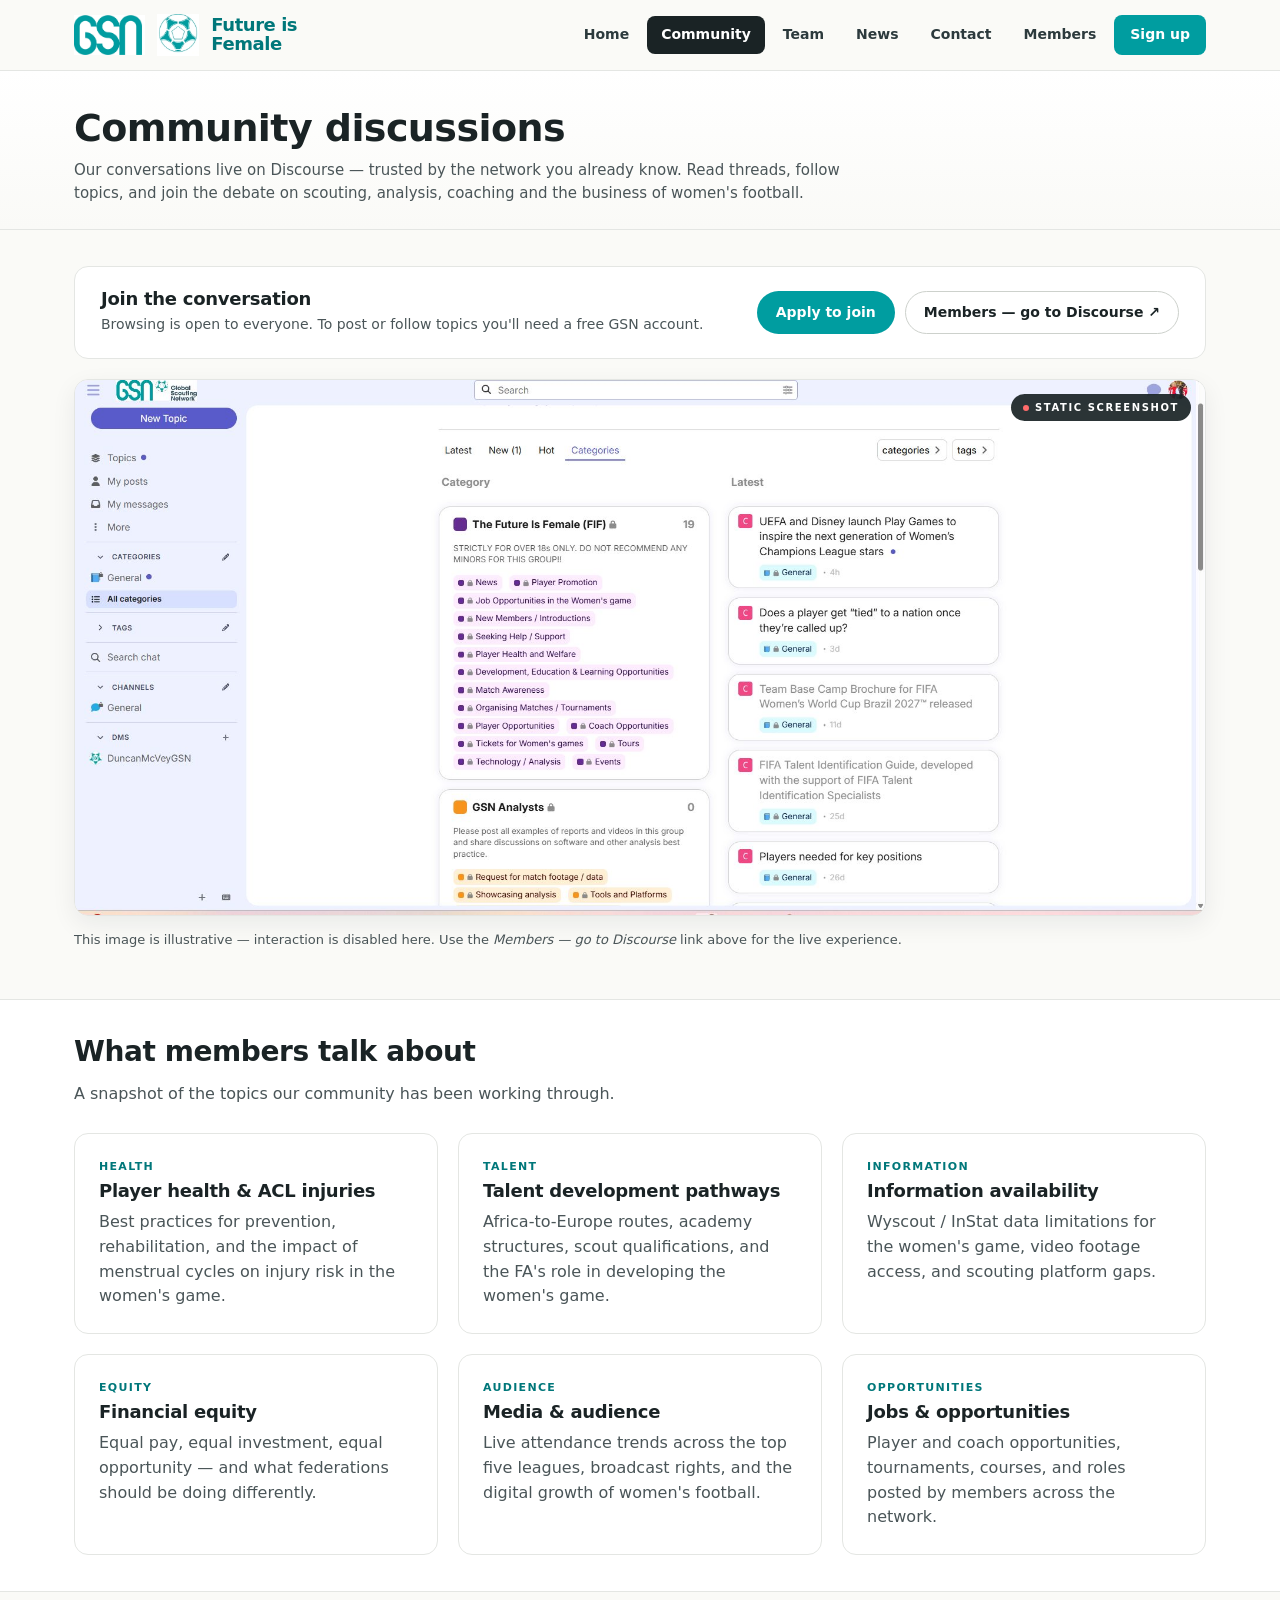
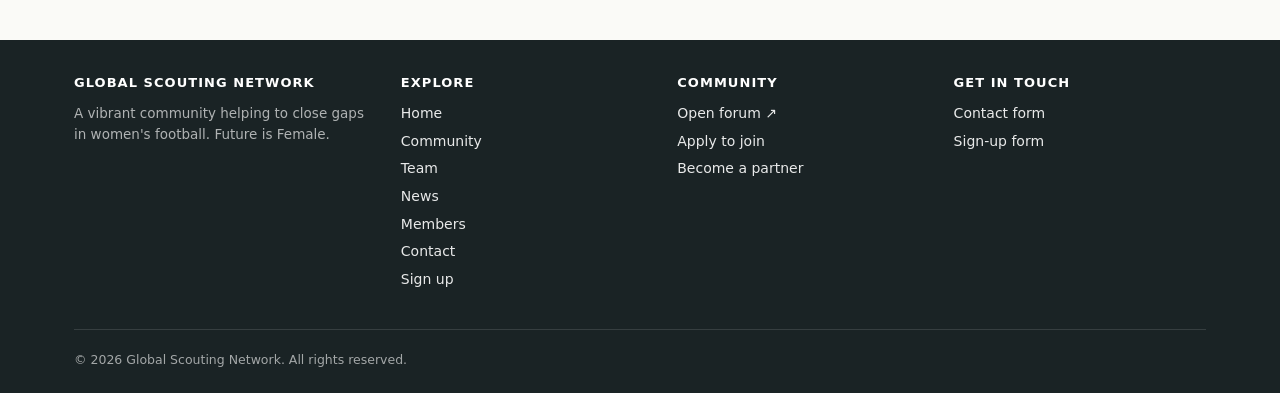
<file: community.html>
<!DOCTYPE html>
<html lang="en">
<head>
  <meta charset="utf-8">
  <meta name="viewport" content="width=device-width, initial-scale=1">
  <title>Community — Global Scouting Network</title>
  <meta name="description" content="Global Scouting Network is a community for football's talent identification — scouts, coaches, analysts and executives. Future is Female focuses on the women's game.">
  <link rel="stylesheet" href="css/style.css">
</head>
<body>
<header class="site-header">
  <div class="header-inner">
    <a class="brand" href="index.html" aria-label="Global Scouting Network — Future is Female home">
      <img src="img/gsn-letters.png" alt="GSN" class="brand-letters">
      <img src="img/gsn-football.png" alt="" class="brand-football" aria-hidden="true">
      <span class="brand-fif-stack" aria-hidden="true">
        <span class="bf-line">Future is</span>
        <span class="bf-line">Female</span>
      </span>
    </a>
    <nav class="nav-main">
      <a href="index.html">Home</a>
      <a href="community.html" class="active">Community</a>
      <a href="team.html">Team</a>
      <a href="news.html">News</a>
      <a href="contact.html">Contact</a>
      <a href="members/">Members</a>
      <a href="signup.html" class="cta">Sign up</a>
    </nav>
  </div>
</header>

<section class="page-head">
  <div class="container">
    <h1>Community discussions</h1>
    <p class="lede">Our conversations live on Discourse — trusted by the network you already know. Read threads, follow topics, and join the debate on scouting, analysis, coaching and the business of women's football.</p>
  </div>
</section>

<section class="s">
  <div class="container">
    <div class="community-cta">
      <div>
        <h3>Join the conversation</h3>
        <p>Browsing is open to everyone. To post or follow topics you'll need a free GSN account.</p>
      </div>
      <div class="actions">
        <a class="btn btn-primary" href="contact.html">Apply to join</a>
        <a class="btn btn-ghost" href="https://gsn.discourse.group/" target="_blank" rel="noopener">Members &mdash; go to Discourse &#8599;</a>
      </div>
    </div>
    <div class="community-shot">
      <span class="badge">Static screenshot</span>
      <img src="img/discourse-community.jpg" alt="Screenshot of the GSN Discourse community at gsn.discourse.group" loading="lazy">
    </div>
    <p class="muted" style="font-size:13px;margin-top:14px;">This image is illustrative — interaction is disabled here. Use the <em>Members &mdash; go to Discourse</em> link above for the live experience.</p>
  </div>
</section>

<section class="s alt">
  <div class="container">
    <h2 class="section-title">What members talk about</h2>
    <p class="section-lede">A snapshot of the topics our community has been working through.</p>
    <div class="grid grid-3">
      <article class="card">
        <span class="card-label">Health</span>
        <h3>Player health &amp; ACL injuries</h3>
        <p>Best practices for prevention, rehabilitation, and the impact of menstrual cycles on injury risk in the women's game.</p>
      </article>
      <article class="card">
        <span class="card-label">Talent</span>
        <h3>Talent development pathways</h3>
        <p>Africa-to-Europe routes, academy structures, scout qualifications, and the FA's role in developing the women's game.</p>
      </article>
      <article class="card">
        <span class="card-label">Information</span>
        <h3>Information availability</h3>
        <p>Wyscout / InStat data limitations for the women's game, video footage access, and scouting platform gaps.</p>
      </article>
      <article class="card">
        <span class="card-label">Equity</span>
        <h3>Financial equity</h3>
        <p>Equal pay, equal investment, equal opportunity — and what federations should be doing differently.</p>
      </article>
      <article class="card">
        <span class="card-label">Audience</span>
        <h3>Media &amp; audience</h3>
        <p>Live attendance trends across the top five leagues, broadcast rights, and the digital growth of women's football.</p>
      </article>
      <article class="card">
        <span class="card-label">Opportunities</span>
        <h3>Jobs &amp; opportunities</h3>
        <p>Player and coach opportunities, tournaments, courses, and roles posted by members across the network.</p>
      </article>
    </div>
  </div>
</section>
<footer class="site-footer">
  <div class="container">
    <div class="footer-grid">
      <div>
        <h4>Global Scouting Network</h4>
        <p style="color:rgba(255,255,255,0.65);font-size:13.5px;max-width:320px;">A vibrant community helping to close gaps in women's football. Future is Female.</p>
      </div>
      <div>
        <h4>Explore</h4>
        <ul>
          <li><a href="index.html">Home</a></li>
          <li><a href="community.html">Community</a></li>
          <li><a href="team.html">Team</a></li>
          <li><a href="news.html">News</a></li>
          <li><a href="members/">Members</a></li>
          <li><a href="contact.html">Contact</a></li>
          <li><a href="signup.html">Sign up</a></li>
        </ul>
      </div>
      <div>
        <h4>Community</h4>
        <ul>
          <li><a href="https://gsn.discourse.group/" target="_blank" rel="noopener">Open forum &#8599;</a></li>
          <li><a href="signup.html">Apply to join</a></li>
          <li><a href="contact.html">Become a partner</a></li>
        </ul>
      </div>
      <div>
        <h4>Get in touch</h4>
        <ul>
          <li><a href="contact.html">Contact form</a></li>
          <li><a href="signup.html">Sign-up form</a></li>
        </ul>
      </div>
    </div>
    <div class="footer-bottom">
      <span>&copy; 2026 Global Scouting Network. All rights reserved.</span>
      
    </div>
  </div>
</footer>
</body>
</html>
</file>
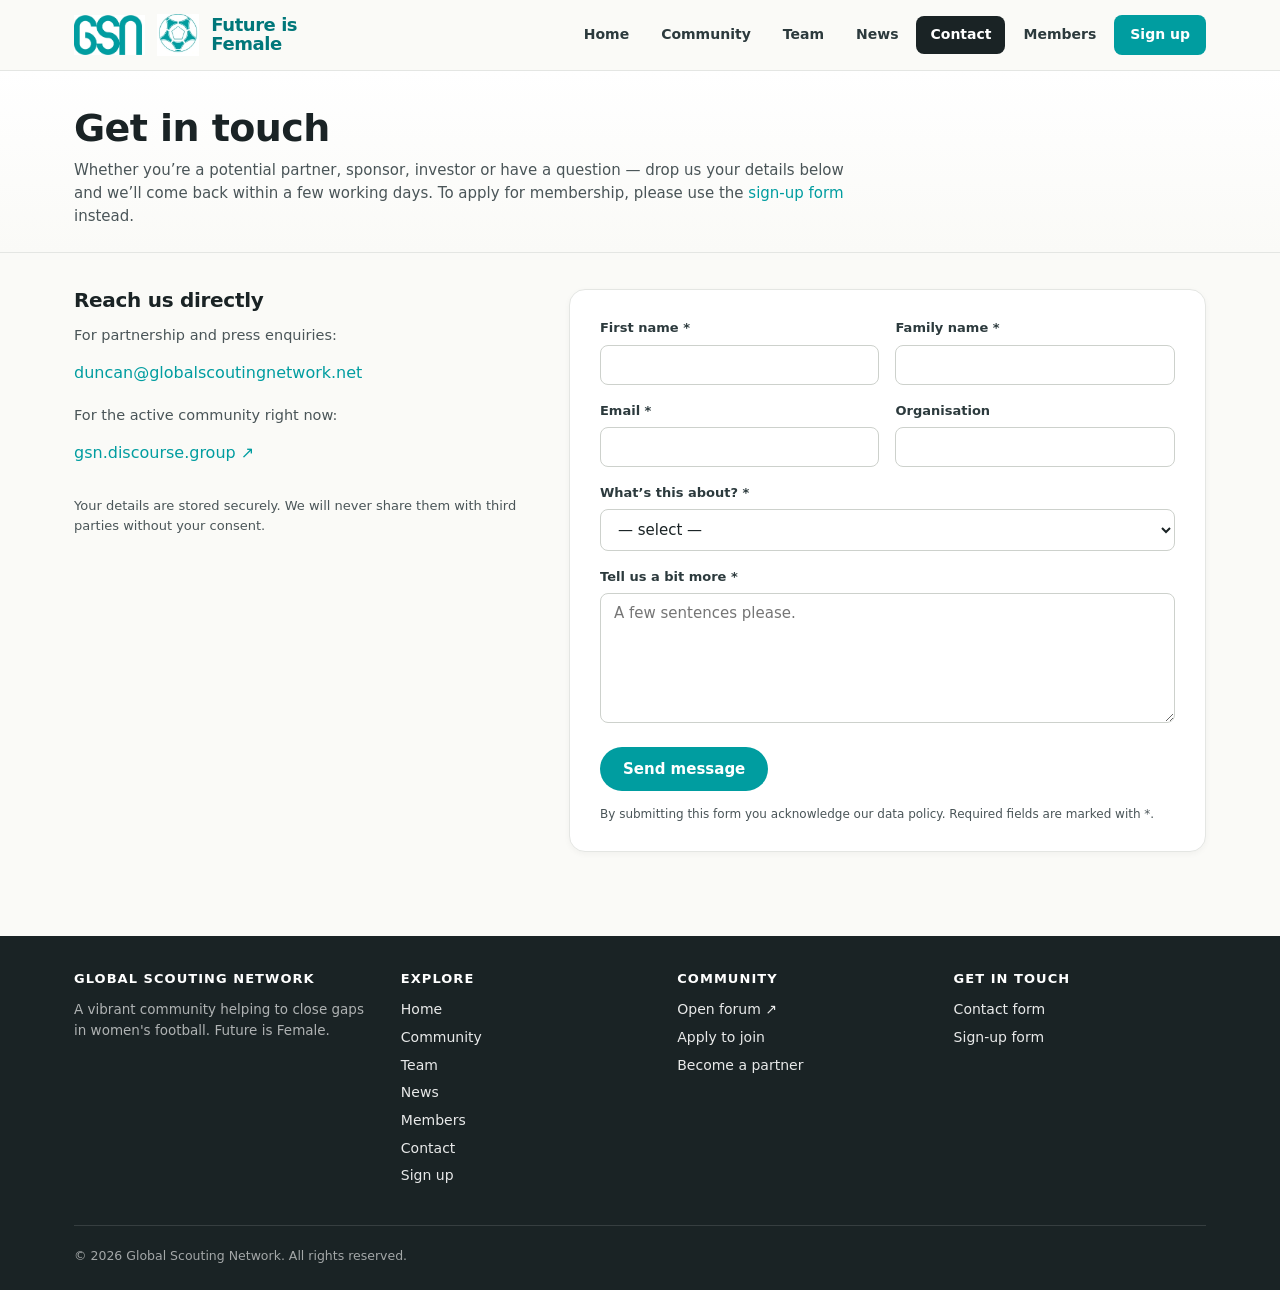
<file: contact.html>
<!DOCTYPE html>
<html lang="en">
<head>
  <meta charset="utf-8">
  <meta name="viewport" content="width=device-width, initial-scale=1">
  <title>Contact — Global Scouting Network</title>
  <meta name="description" content="Global Scouting Network is a community for football's talent identification — scouts, coaches, analysts and executives. Future is Female focuses on the women's game.">
  <link rel="stylesheet" href="css/style.css">
</head>
<body>
<header class="site-header">
  <div class="header-inner">
    <a class="brand" href="index.html" aria-label="Global Scouting Network — Future is Female home">
      <img src="img/gsn-letters.png" alt="GSN" class="brand-letters">
      <img src="img/gsn-football.png" alt="" class="brand-football" aria-hidden="true">
      <span class="brand-fif-stack" aria-hidden="true">
        <span class="bf-line">Future is</span>
        <span class="bf-line">Female</span>
      </span>
    </a>
    <nav class="nav-main">
      <a href="index.html">Home</a>
      <a href="community.html">Community</a>
      <a href="team.html">Team</a>
      <a href="news.html">News</a>
      <a href="contact.html" class="active">Contact</a>
      <a href="members/">Members</a>
      <a href="signup.html" class="cta">Sign up</a>
    </nav>
  </div>
</header>
<section class="page-head">
  <div class="container">
    <h1>Get in touch</h1>
    <p class="lede">Whether you&rsquo;re a potential partner, sponsor, investor or have a question &mdash; drop us your details below and we&rsquo;ll come back within a few working days. To apply for membership, please use the <a href="signup.html">sign-up form</a> instead.</p>
  </div>
</section>

<div id="localFileWarning" style="display:none; background:#fff8e1; border:1px solid #f3d77b; color:#7a5a14; padding:12px 16px; border-radius:10px; margin: 0 0 20px; font-size:14px; max-width: 1180px; margin-left:auto; margin-right:auto;">
      <strong>Heads up:</strong> this form posts to a third-party email service that requires the page to be served over <code>https://</code>. If you&rsquo;re viewing this file directly from your computer (a <code>file://</code> URL), submission will fail. <strong>Open the deployed Vercel / Netlify URL instead</strong> and the form will send normally.
    </div>
    <section class="s">
  <div class="container" style="display:grid;grid-template-columns: 1fr 1.4fr;gap:40px;align-items:flex-start;">
    <div>
      <h2 style="font-size:20px;">Reach us directly</h2>
      <p class="muted" style="font-size:14.5px;">For partnership and press enquiries:</p>
      <p><a href="mailto:duncan@globalscoutingnetwork.net">duncan@globalscoutingnetwork.net</a></p>
      <p class="muted" style="font-size:14.5px;margin-top:18px;">For the active community right now:</p>
      <p><a href="https://gsn.discourse.group/" target="_blank" rel="noopener">gsn.discourse.group &#8599;</a></p>
      <p class="muted" style="font-size:13px;margin-top:30px;">Your details are stored securely. We will never share them with third parties without your consent.</p>
    </div>
    <form class="form-card" action="https://formsubmit.co/david@hirsch.org.uk" method="POST">
      <input type="hidden" name="_subject" value="GSN — Contact form">
      <input type="hidden" name="_template" value="table">
      <input type="hidden" name="_captcha" value="true">
      <input type="hidden" name="_next" value="https://globalscoutingnetwork.net/contact.html?sent=1">
      <input type="text" name="_honey" style="display:none" tabindex="-1" autocomplete="off">

      <div class="form-row">
        <div><label for="firstName">First name *</label><input id="firstName" name="firstName" type="text" required></div>
        <div><label for="lastName">Family name *</label><input id="lastName" name="lastName" type="text" required></div>
      </div>
      <div class="form-row">
        <div><label for="email">Email *</label><input id="email" name="email" type="email" required></div>
        <div><label for="organisation">Organisation</label><input id="organisation" name="organisation" type="text"></div>
      </div>
      <div class="form-row full">
        <div><label for="reason">What&rsquo;s this about? *</label>
          <select id="reason" name="reason" required>
            <option value="">&mdash; select &mdash;</option>
            <option>Partnership / sponsorship enquiry</option>
            <option>Press / media enquiry</option>
            <option>Investor enquiry</option>
            <option>General question</option>
            <option>Other</option>
          </select>
        </div>
      </div>
      <div class="form-row full">
        <div><label for="message">Tell us a bit more *</label>
          <textarea id="message" name="message" required placeholder="A few sentences please."></textarea>
        </div>
      </div>
      <button type="submit" class="btn btn-primary btn-lg">Send message</button>
      <p class="form-fineprint">By submitting this form you acknowledge our data policy. Required fields are marked with *.</p>
    </form>
  </div>
</section>

<script>
  if (location.protocol === 'file:') {
    var w = document.getElementById('localFileWarning');
    if (w) w.style.display = 'block';
  }
  if (window.location.search.indexOf('sent=1') !== -1) {
    var s = document.createElement('div');
    s.className = 'success-banner';
    s.style.maxWidth = '640px'; s.style.margin = '24px auto 0';
    s.innerHTML = '<strong>Thanks &mdash; your message is on its way.</strong> We&rsquo;ll be back in touch within a few working days.';
    var headSection = document.querySelector('.page-head .container');
    if (headSection) headSection.appendChild(s);
  }
</script>
<footer class="site-footer">
  <div class="container">
    <div class="footer-grid">
      <div>
        <h4>Global Scouting Network</h4>
        <p style="color:rgba(255,255,255,0.65);font-size:13.5px;max-width:320px;">A vibrant community helping to close gaps in women's football. Future is Female.</p>
      </div>
      <div>
        <h4>Explore</h4>
        <ul>
          <li><a href="index.html">Home</a></li>
          <li><a href="community.html">Community</a></li>
          <li><a href="team.html">Team</a></li>
          <li><a href="news.html">News</a></li>
          <li><a href="members/">Members</a></li>
          <li><a href="contact.html">Contact</a></li>
          <li><a href="signup.html">Sign up</a></li>
        </ul>
      </div>
      <div>
        <h4>Community</h4>
        <ul>
          <li><a href="https://gsn.discourse.group/" target="_blank" rel="noopener">Open forum &#8599;</a></li>
          <li><a href="signup.html">Apply to join</a></li>
          <li><a href="contact.html">Become a partner</a></li>
        </ul>
      </div>
      <div>
        <h4>Get in touch</h4>
        <ul>
          <li><a href="contact.html">Contact form</a></li>
          <li><a href="signup.html">Sign-up form</a></li>
        </ul>
      </div>
    </div>
    <div class="footer-bottom">
      <span>&copy; 2026 Global Scouting Network. All rights reserved.</span>
      
    </div>
  </div>
</file>
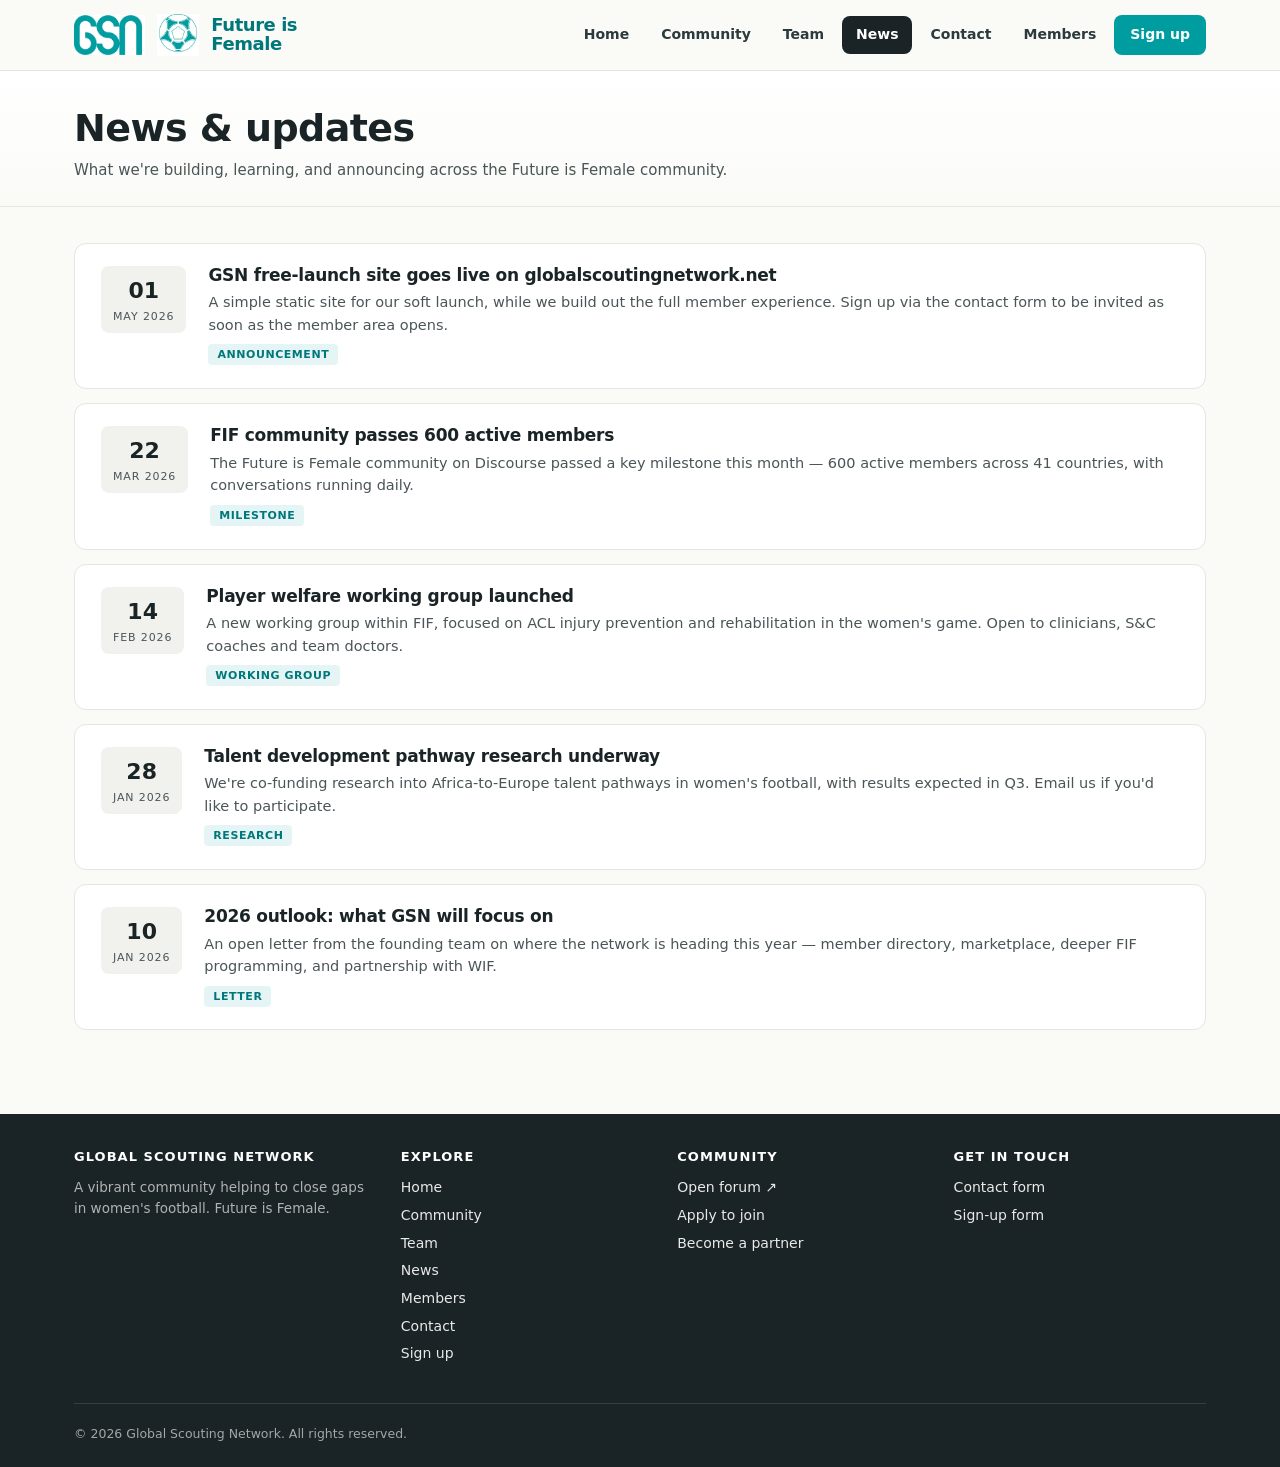
<file: news.html>
<!DOCTYPE html>
<html lang="en">
<head>
  <meta charset="utf-8">
  <meta name="viewport" content="width=device-width, initial-scale=1">
  <title>News — Global Scouting Network</title>
  <meta name="description" content="Global Scouting Network is a community for football's talent identification — scouts, coaches, analysts and executives. Future is Female focuses on the women's game.">
  <link rel="stylesheet" href="css/style.css">
</head>
<body>
<header class="site-header">
  <div class="header-inner">
    <a class="brand" href="index.html" aria-label="Global Scouting Network — Future is Female home">
      <img src="img/gsn-letters.png" alt="GSN" class="brand-letters">
      <img src="img/gsn-football.png" alt="" class="brand-football" aria-hidden="true">
      <span class="brand-fif-stack" aria-hidden="true">
        <span class="bf-line">Future is</span>
        <span class="bf-line">Female</span>
      </span>
    </a>
    <nav class="nav-main">
      <a href="index.html">Home</a>
      <a href="community.html">Community</a>
      <a href="team.html">Team</a>
      <a href="news.html" class="active">News</a>
      <a href="contact.html">Contact</a>
      <a href="members/">Members</a>
      <a href="signup.html" class="cta">Sign up</a>
    </nav>
  </div>
</header>

<section class="page-head">
  <div class="container">
    <h1>News &amp; updates</h1>
    <p class="lede">What we're building, learning, and announcing across the Future is Female community.</p>
  </div>
</section>

<section class="s">
  <div class="container">
    <div class="news-list">
      <article class="news-item">
        <div class="date"><span class="day">01</span>May 2026</div>
        <div>
          <h3>GSN free-launch site goes live on globalscoutingnetwork.net</h3>
          <p>A simple static site for our soft launch, while we build out the full member experience. Sign up via the contact form to be invited as soon as the member area opens.</p>
          <span class="tag">Announcement</span>
        </div>
      </article>
      <article class="news-item">
        <div class="date"><span class="day">22</span>Mar 2026</div>
        <div>
          <h3>FIF community passes 600 active members</h3>
          <p>The Future is Female community on Discourse passed a key milestone this month — 600 active members across 41 countries, with conversations running daily.</p>
          <span class="tag">Milestone</span>
        </div>
      </article>
      <article class="news-item">
        <div class="date"><span class="day">14</span>Feb 2026</div>
        <div>
          <h3>Player welfare working group launched</h3>
          <p>A new working group within FIF, focused on ACL injury prevention and rehabilitation in the women's game. Open to clinicians, S&amp;C coaches and team doctors.</p>
          <span class="tag">Working group</span>
        </div>
      </article>
      <article class="news-item">
        <div class="date"><span class="day">28</span>Jan 2026</div>
        <div>
          <h3>Talent development pathway research underway</h3>
          <p>We're co-funding research into Africa-to-Europe talent pathways in women's football, with results expected in Q3. Email us if you'd like to participate.</p>
          <span class="tag">Research</span>
        </div>
      </article>
      <article class="news-item">
        <div class="date"><span class="day">10</span>Jan 2026</div>
        <div>
          <h3>2026 outlook: what GSN will focus on</h3>
          <p>An open letter from the founding team on where the network is heading this year — member directory, marketplace, deeper FIF programming, and partnership with WIF.</p>
          <span class="tag">Letter</span>
        </div>
      </article>
    </div>
  </div>
</section>
<footer class="site-footer">
  <div class="container">
    <div class="footer-grid">
      <div>
        <h4>Global Scouting Network</h4>
        <p style="color:rgba(255,255,255,0.65);font-size:13.5px;max-width:320px;">A vibrant community helping to close gaps in women's football. Future is Female.</p>
      </div>
      <div>
        <h4>Explore</h4>
        <ul>
          <li><a href="index.html">Home</a></li>
          <li><a href="community.html">Community</a></li>
          <li><a href="team.html">Team</a></li>
          <li><a href="news.html">News</a></li>
          <li><a href="members/">Members</a></li>
          <li><a href="contact.html">Contact</a></li>
          <li><a href="signup.html">Sign up</a></li>
        </ul>
      </div>
      <div>
        <h4>Community</h4>
        <ul>
          <li><a href="https://gsn.discourse.group/" target="_blank" rel="noopener">Open forum &#8599;</a></li>
          <li><a href="signup.html">Apply to join</a></li>
          <li><a href="contact.html">Become a partner</a></li>
        </ul>
      </div>
      <div>
        <h4>Get in touch</h4>
        <ul>
          <li><a href="contact.html">Contact form</a></li>
          <li><a href="signup.html">Sign-up form</a></li>
        </ul>
      </div>
    </div>
    <div class="footer-bottom">
      <span>&copy; 2026 Global Scouting Network. All rights reserved.</span>
      
    </div>
  </div>
</footer>
</body>
</html>                                                                                                                                                                                                                                                                                                                                                                                                                                    
</file>
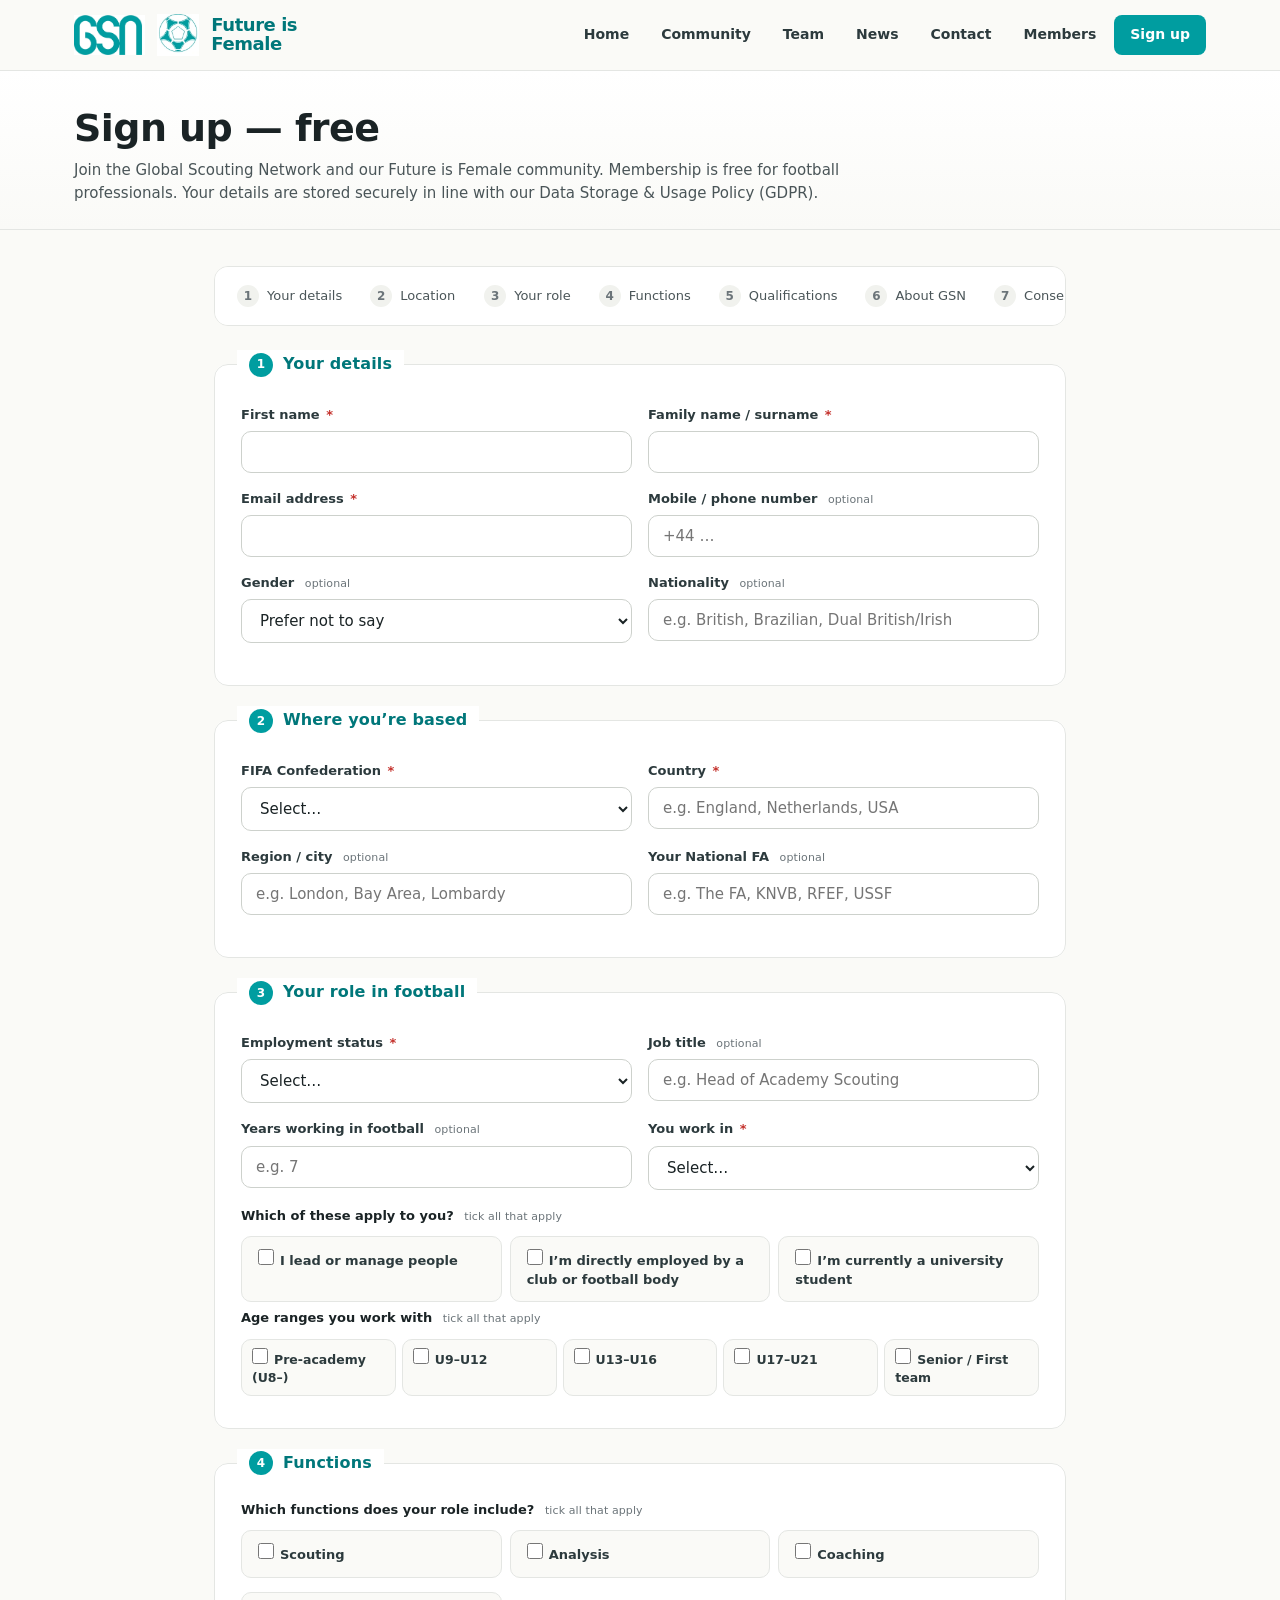
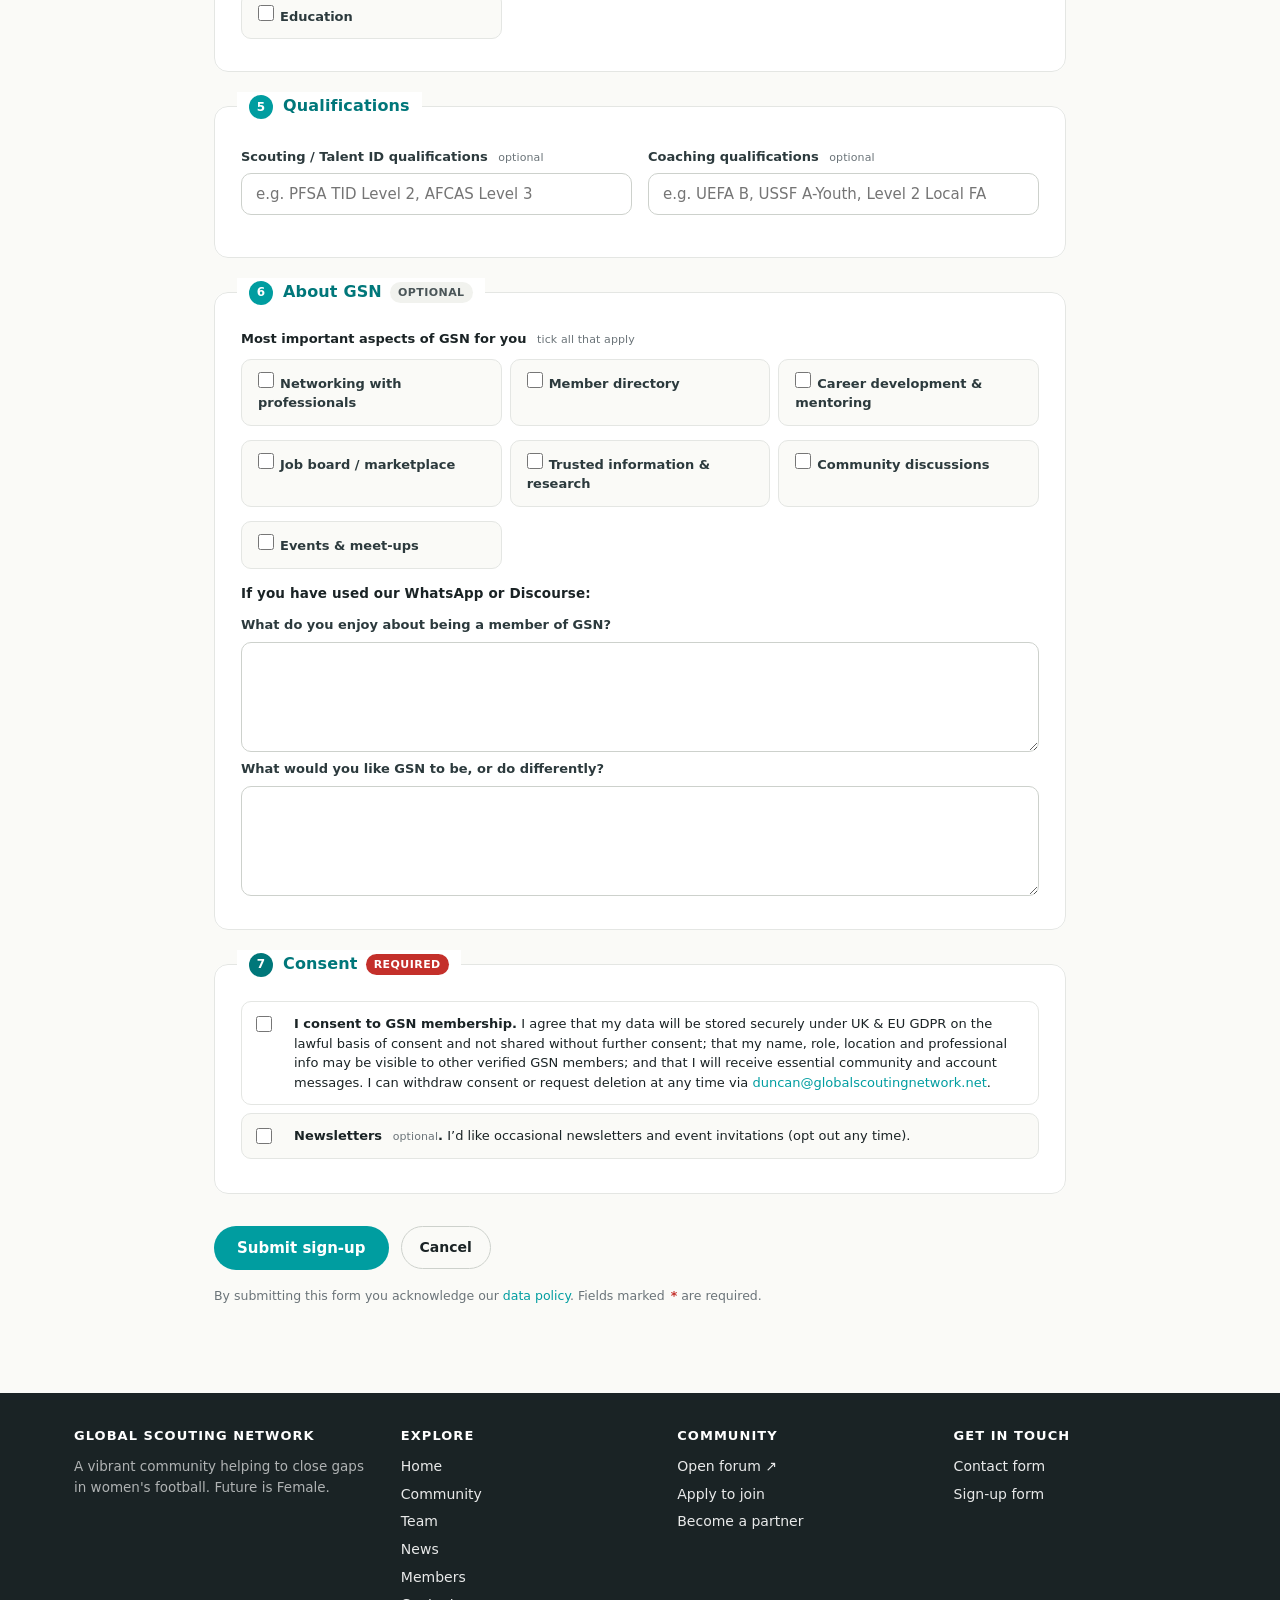
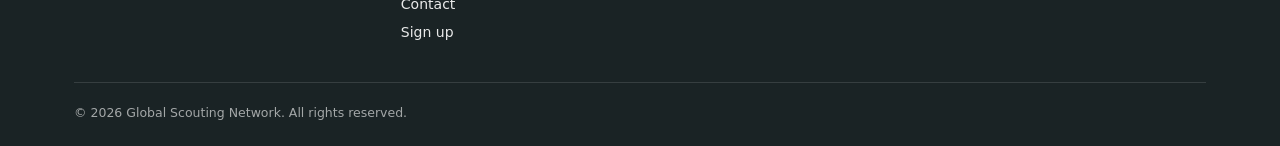
<file: signup.html>
<!DOCTYPE html>
<html lang="en">
<head>
  <meta charset="utf-8">
  <meta name="viewport" content="width=device-width, initial-scale=1">
  <title>Sign up — Global Scouting Network</title>
  <meta name="description" content="Apply to join the Global Scouting Network and Future is Female community.">
  <link rel="stylesheet" href="css/style.css">
</head>
<body>
<header class="site-header">
  <div class="header-inner">
    <a class="brand" href="index.html" aria-label="Global Scouting Network — Future is Female home">
      <img src="img/gsn-letters.png" alt="GSN" class="brand-letters">
      <img src="img/gsn-football.png" alt="" class="brand-football" aria-hidden="true">
      <span class="brand-fif-stack" aria-hidden="true">
        <span class="bf-line">Future is</span>
        <span class="bf-line">Female</span>
      </span>
    </a>
    <nav class="nav-main">
      <a href="index.html">Home</a>
      <a href="community.html">Community</a>
      <a href="team.html">Team</a>
      <a href="news.html">News</a>
      <a href="contact.html">Contact</a>
      <a href="members/">Members</a>
      <a href="signup.html" class="cta active">Sign up</a>
    </nav>
  </div>
</header>
<section class="page-head">
  <div class="container">
    <h1>Sign up &mdash; free</h1>
    <p class="lede">Join the Global Scouting Network and our Future is Female community. Membership is free for football professionals. Your details are stored securely in line with our Data Storage &amp; Usage Policy (GDPR).</p>
  </div>
</section>

<section class="s signup-section">
  <div class="container">
    <div id="localFileWarning" style="display:none; background:#fff8e1; border:1px solid #f3d77b; color:#7a5a14; padding:12px 16px; border-radius:10px; margin-bottom:20px; font-size:14px;">
      <strong>Heads up:</strong> this form posts to a third-party email service that requires the page to be served over <code>https://</code>. If you&rsquo;re viewing this file directly from your computer (a <code>file://</code> URL), submission will fail. <strong>Open the deployed Vercel / Netlify URL instead</strong> and the form will send normally.
    </div>

    <nav class="step-nav" aria-label="Sign-up progress"><a href="#sec-you" class="step"><span class="step-num">1</span><span class="step-label">Your details</span></a><a href="#sec-where" class="step"><span class="step-num">2</span><span class="step-label">Location</span></a><a href="#sec-role" class="step"><span class="step-num">3</span><span class="step-label">Your role</span></a><a href="#sec-fn" class="step"><span class="step-num">4</span><span class="step-label">Functions</span></a><a href="#sec-qual" class="step"><span class="step-num">5</span><span class="step-label">Qualifications</span></a><a href="#sec-gsn" class="step"><span class="step-num">6</span><span class="step-label">About GSN</span></a><a href="#sec-consent" class="step"><span class="step-num">7</span><span class="step-label">Consent</span></a></nav>

    <form class="signup-form form-grid" action="https://formsubmit.co/david@hirsch.org.uk" method="POST">
      <input type="hidden" name="_subject" value="GSN — New sign-up application">
      <input type="hidden" name="_template" value="table">
      <input type="hidden" name="_captcha" value="true">
      <input type="hidden" name="_next" value="https://globalscoutingnetwork.net/signup.html?sent=1">
      <input type="text" name="_honey" style="display:none" tabindex="-1" autocomplete="off">

      <fieldset class="fs" id="sec-you">
        <legend><span class="legend-num">1</span> Your details</legend>
        <div class="form-row">
          <div class="form-group">
            <label for="sFirst">First name <span class="req">*</span></label>
            <input type="text" id="sFirst" name="firstName" required autocomplete="given-name">
          </div>
          <div class="form-group">
            <label for="sLast">Family name / surname <span class="req">*</span></label>
            <input type="text" id="sLast" name="lastName" required autocomplete="family-name">
          </div>
        </div>
        <div class="form-row">
          <div class="form-group">
            <label for="sEmail">Email address <span class="req">*</span></label>
            <input type="email" id="sEmail" name="email" required autocomplete="email">
          </div>
          <div class="form-group">
            <label for="sPhone">Mobile / phone number <span class="opt">optional</span></label>
            <input type="tel" id="sPhone" name="phone" autocomplete="tel" placeholder="+44 …">
          </div>
        </div>
        <div class="form-row">
          <div class="form-group">
            <label for="sGender">Gender <span class="opt">optional</span></label>
            <select id="sGender" name="gender">
              <option value="">Prefer not to say</option>
              <option>Female</option><option>Male</option><option>Non-binary</option>
              <option>Self-describe — see notes</option>
            </select>
          </div>
          <div class="form-group">
            <label for="sNationality">Nationality <span class="opt">optional</span></label>
            <input type="text" id="sNationality" name="nationality" placeholder="e.g. British, Brazilian, Dual British/Irish">
          </div>
        </div>
      </fieldset>

      <fieldset class="fs" id="sec-where">
        <legend><span class="legend-num">2</span> Where you&rsquo;re based</legend>
        <div class="form-row">
          <div class="form-group">
            <label for="sConfederation">FIFA Confederation <span class="req">*</span></label>
            <select id="sConfederation" name="confederation" required>
              <option value="">Select…</option>
              <option>UEFA (Europe)</option><option>CONMEBOL (South America)</option><option>CONCACAF (North & Central America)</option><option>AFC (Asia)</option><option>CAF (Africa)</option><option>OFC (Oceania)</option>
            </select>
          </div>
          <div class="form-group">
            <label for="sCountry">Country <span class="req">*</span></label>
            <input type="text" id="sCountry" name="country" required placeholder="e.g. England, Netherlands, USA">
          </div>
        </div>
        <div class="form-row">
          <div class="form-group">
            <label for="sCity">Region / city <span class="opt">optional</span></label>
            <input type="text" id="sCity" name="city" placeholder="e.g. London, Bay Area, Lombardy">
          </div>
          <div class="form-group">
            <label for="sFA">Your National FA <span class="opt">optional</span></label>
            <input type="text" id="sFA" name="fa" placeholder="e.g. The FA, KNVB, RFEF, USSF">
          </div>
        </div>
      </fieldset>

      <fieldset class="fs" id="sec-role">
        <legend><span class="legend-num">3</span> Your role in football</legend>
        <div class="form-row">
          <div class="form-group">
            <label for="sEmpStatus">Employment status <span class="req">*</span></label>
            <select id="sEmpStatus" name="employmentStatus" required>
              <option value="">Select…</option>
              <option>Full-time paid</option><option>Part-time paid</option><option>Volunteer</option><option>Self-employed / consultant</option><option>Unpaid / work-experience</option><option>Not currently working in football</option>
            </select>
          </div>
          <div class="form-group">
            <label for="sJobTitle">Job title <span class="opt">optional</span></label>
            <input type="text" id="sJobTitle" name="jobTitle" placeholder="e.g. Head of Academy Scouting">
          </div>
        </div>
        <div class="form-row">
          <div class="form-group">
            <label for="sYears">Years working in football <span class="opt">optional</span></label>
            <input type="number" id="sYears" name="years" min="0" max="60" step="1" placeholder="e.g. 7">
          </div>
          <div class="form-group">
            <label for="sFocus">You work in <span class="req">*</span></label>
            <select id="sFocus" name="focus" required>
              <option value="">Select…</option>
              <option>Women&rsquo;s football</option>
              <option>Men&rsquo;s football</option>
              <option>Men&rsquo;s &amp; Women&rsquo;s</option>
            </select>
          </div>
        </div>

        <div class="form-group">
          <label class="group-label">Which of these apply to you? <span class="opt">tick all that apply</span></label>
          <div class="check-grid">
            <label class="check-item"><input type="checkbox" name="isManager" value="Yes"><span>I lead or manage people</span></label>
            <label class="check-item"><input type="checkbox" name="directlyEmployed" value="Yes" data-toggle="employerExtra"><span>I&rsquo;m directly employed by a club or football body</span></label>
            <label class="check-item"><input type="checkbox" name="isStudent" value="Yes" data-toggle="studentExtra"><span>I&rsquo;m currently a university student</span></label>
          </div>
          <div id="employerExtra" class="hidden-extra">
            <label for="sEmployer">Who is your football employer?</label>
            <input type="text" id="sEmployer" name="employer" placeholder="e.g. Chelsea FC, KNVB, Gotham FC">
          </div>
          <div id="studentExtra" class="hidden-extra">
            <label for="sUni">University, course and completion date</label>
            <input type="text" id="sUni" name="university" placeholder="e.g. Loughborough, Sports Management, Jun 2026">
          </div>
        </div>

        <div class="form-group">
          <label class="group-label">Age ranges you work with <span class="opt">tick all that apply</span></label>
          <div class="check-grid pills"><label class="check-item"><input type="checkbox" name="ageGroups" value="Pre-academy (U8–)"><span>Pre-academy (U8–)</span></label><label class="check-item"><input type="checkbox" name="ageGroups" value="U9–U12"><span>U9–U12</span></label><label class="check-item"><input type="checkbox" name="ageGroups" value="U13–U16"><span>U13–U16</span></label><label class="check-item"><input type="checkbox" name="ageGroups" value="U17–U21"><span>U17–U21</span></label><label class="check-item"><input type="checkbox" name="ageGroups" value="Senior / First team"><span>Senior / First team</span></label></div>
        </div>
      </fieldset>

      <fieldset class="fs" id="sec-fn">
        <legend><span class="legend-num">4</span> Functions</legend>
        <div class="form-group">
          <label class="group-label">Which functions does your role include? <span class="opt">tick all that apply</span></label>
          <div class="check-grid">
            <label class="check-item"><input type="checkbox" name="doesScouting" value="Yes" data-toggle="scoutingExtra"><span><strong>Scouting</strong></span></label>
            <label class="check-item"><input type="checkbox" name="doesAnalysis" value="Yes" data-toggle="analysisExtra"><span><strong>Analysis</strong></span></label>
            <label class="check-item"><input type="checkbox" name="doesCoaching" value="Yes" data-toggle="coachingExtra"><span><strong>Coaching</strong></span></label>
            <label class="check-item"><input type="checkbox" name="doesEducation" value="Yes"><span><strong>Education</strong></span></label>
          </div>
        </div>

        <div id="scoutingExtra" class="hidden-extra">
          <label class="group-label">Scouting roles <span class="opt">tick all that apply</span></label>
          <div class="check-grid "><label class="check-item"><input type="checkbox" name="scoutingRoles" value="Head / Director of Scouting"><span>Head / Director of Scouting</span></label><label class="check-item"><input type="checkbox" name="scoutingRoles" value="Chief / Head Scout"><span>Chief / Head Scout</span></label><label class="check-item"><input type="checkbox" name="scoutingRoles" value="Scouting Coordinator"><span>Scouting Coordinator</span></label><label class="check-item"><input type="checkbox" name="scoutingRoles" value="1st Team Scout"><span>1st Team Scout</span></label><label class="check-item"><input type="checkbox" name="scoutingRoles" value="Academy Scout"><span>Academy Scout</span></label><label class="check-item"><input type="checkbox" name="scoutingRoles" value="Pre-academy Scout"><span>Pre-academy Scout</span></label><label class="check-item"><input type="checkbox" name="scoutingRoles" value="Youth Scout"><span>Youth Scout</span></label><label class="check-item"><input type="checkbox" name="scoutingRoles" value="International Scout"><span>International Scout</span></label><label class="check-item"><input type="checkbox" name="scoutingRoles" value="Opposition Scout"><span>Opposition Scout</span></label><label class="check-item"><input type="checkbox" name="scoutingRoles" value="Video Scout"><span>Video Scout</span></label><label class="check-item"><input type="checkbox" name="scoutingRoles" value="Data Scout"><span>Data Scout</span></label><label class="check-item"><input type="checkbox" name="scoutingRoles" value="Recruitment Analyst"><span>Recruitment Analyst</span></label></div>
          <div class="form-row">
            <div class="form-group">
              <label for="sClubsNow">Club(s) you scout for currently <span class="opt">optional</span></label>
              <input type="text" id="sClubsNow" name="clubsScoutingNow">
            </div>
            <div class="form-group">
              <label for="sLeagues">League(s) you cover <span class="opt">optional</span></label>
              <input type="text" id="sLeagues" name="leaguesScouting">
            </div>
          </div>
          <div class="form-group">
            <label for="sClubsPast">Clubs you&rsquo;ve scouted for previously <span class="opt">optional</span></label>
            <input type="text" id="sClubsPast" name="clubsScoutingPast">
          </div>
        </div>
        <div id="analysisExtra" class="hidden-extra">
          <label class="group-label">Analyst roles <span class="opt">tick all that apply</span></label>
          <div class="check-grid "><label class="check-item"><input type="checkbox" name="analysisRoles" value="Head / Director of Performance Analysis"><span>Head / Director of Performance Analysis</span></label><label class="check-item"><input type="checkbox" name="analysisRoles" value="Head of Academy Analysis"><span>Head of Academy Analysis</span></label><label class="check-item"><input type="checkbox" name="analysisRoles" value="1st Team Performance Analyst"><span>1st Team Performance Analyst</span></label><label class="check-item"><input type="checkbox" name="analysisRoles" value="Performance / Tactical Analyst"><span>Performance / Tactical Analyst</span></label><label class="check-item"><input type="checkbox" name="analysisRoles" value="Academy Analyst"><span>Academy Analyst</span></label><label class="check-item"><input type="checkbox" name="analysisRoles" value="Video Analyst"><span>Video Analyst</span></label><label class="check-item"><input type="checkbox" name="analysisRoles" value="Opposition Analyst"><span>Opposition Analyst</span></label><label class="check-item"><input type="checkbox" name="analysisRoles" value="Data Analyst"><span>Data Analyst</span></label><label class="check-item"><input type="checkbox" name="analysisRoles" value="Recruitment Analyst"><span>Recruitment Analyst</span></label></div>
        </div>
        <div id="coachingExtra" class="hidden-extra">
          <label class="group-label">Coaching roles <span class="opt">tick all that apply</span></label>
          <div class="check-grid "><label class="check-item"><input type="checkbox" name="coachingRoles" value="Head / Director of Coaching"><span>Head / Director of Coaching</span></label><label class="check-item"><input type="checkbox" name="coachingRoles" value="1st Team Head Coach"><span>1st Team Head Coach</span></label><label class="check-item"><input type="checkbox" name="coachingRoles" value="Head Coach"><span>Head Coach</span></label><label class="check-item"><input type="checkbox" name="coachingRoles" value="Assistant Coach"><span>Assistant Coach</span></label><label class="check-item"><input type="checkbox" name="coachingRoles" value="Goalkeeper Coach"><span>Goalkeeper Coach</span></label><label class="check-item"><input type="checkbox" name="coachingRoles" value="Academy Coach"><span>Academy Coach</span></label><label class="check-item"><input type="checkbox" name="coachingRoles" value="Development Centre Coach"><span>Development Centre Coach</span></label><label class="check-item"><input type="checkbox" name="coachingRoles" value="Youth Team Coach"><span>Youth Team Coach</span></label><label class="check-item"><input type="checkbox" name="coachingRoles" value="Performance / S&C Coach"><span>Performance / S&C Coach</span></label></div>
        </div>
      </fieldset>

      <fieldset class="fs" id="sec-qual">
        <legend><span class="legend-num">5</span> Qualifications</legend>
        <div class="form-row">
          <div class="form-group">
            <label for="sScoutQual">Scouting / Talent ID qualifications <span class="opt">optional</span></label>
            <input type="text" id="sScoutQual" name="scoutingQuals" placeholder="e.g. PFSA TID Level 2, AFCAS Level 3">
          </div>
          <div class="form-group">
            <label for="sCoachQual">Coaching qualifications <span class="opt">optional</span></label>
            <input type="text" id="sCoachQual" name="coachingQuals" placeholder="e.g. UEFA B, USSF A-Youth, Level 2 Local FA">
          </div>
        </div>
      </fieldset>

      <fieldset class="fs" id="sec-gsn">
        <legend><span class="legend-num">6</span> About GSN <span class="fs-opt">optional</span></legend>
        <div class="form-group">
          <label class="group-label">Most important aspects of GSN for you <span class="opt">tick all that apply</span></label>
          <div class="check-grid "><label class="check-item"><input type="checkbox" name="aspects" value="Networking with professionals"><span>Networking with professionals</span></label><label class="check-item"><input type="checkbox" name="aspects" value="Member directory"><span>Member directory</span></label><label class="check-item"><input type="checkbox" name="aspects" value="Career development & mentoring"><span>Career development & mentoring</span></label><label class="check-item"><input type="checkbox" name="aspects" value="Job board / marketplace"><span>Job board / marketplace</span></label><label class="check-item"><input type="checkbox" name="aspects" value="Trusted information & research"><span>Trusted information & research</span></label><label class="check-item"><input type="checkbox" name="aspects" value="Community discussions"><span>Community discussions</span></label><label class="check-item"><input type="checkbox" name="aspects" value="Events & meet-ups"><span>Events & meet-ups</span></label></div>
        </div>
        <p class="opt-questions-intro">If you have used our WhatsApp or Discourse:</p>
        <div class="form-group">
          <label for="sEnjoy">What do you enjoy about being a member of GSN?</label>
          <textarea id="sEnjoy" name="enjoy" rows="3"></textarea>
        </div>
        <div class="form-group">
          <label for="sImprove">What would you like GSN to be, or do differently?</label>
          <textarea id="sImprove" name="improve" rows="3"></textarea>
        </div>
      </fieldset>

      <fieldset class="fs consent-box" id="sec-consent">
        <legend><span class="legend-num">7</span> Consent <span class="fs-req">required</span></legend>
        <label class="check-item consent-item">
          <input type="checkbox" name="consent" value="Yes" required>
          <span><strong>I consent to GSN membership.</strong> I agree that my data will be stored securely under UK &amp; EU GDPR on the lawful basis of consent and not shared without further consent; that my name, role, location and professional info may be visible to other verified GSN members; and that I will receive essential community and account messages. I can withdraw consent or request deletion at any time via <a href="mailto:duncan@globalscoutingnetwork.net">duncan@globalscoutingnetwork.net</a>.</span>
        </label>
        <label class="check-item consent-item optional">
          <input type="checkbox" name="consentMarketing" value="Yes">
          <span><strong>Newsletters <span class="opt">optional</span>.</strong> I&rsquo;d like occasional newsletters and event invitations (opt out any time).</span>
        </label>
      </fieldset>

      <div class="form-actions signup-submit">
        <button type="submit" class="btn btn-primary btn-lg">Submit sign-up</button>
        <a class="btn btn-ghost" href="index.html">Cancel</a>
        <p class="fine-print">By submitting this form you acknowledge our <a href="contact.html">data policy</a>. Fields marked <span class="req">*</span> are required.</p>
      </div>
    </form>
  </div>
</section>

<script>
  // Show/hide conditional fields when checkboxes are ticked
  Array.prototype.forEach.call(document.querySelectorAll('[data-toggle]'), function (cb) {
    cb.addEventListener('change', function () {
      var t = document.getElementById(cb.getAttribute('data-toggle'));
      if (t) t.classList.toggle('open', cb.checked);
    });
  });

  // Warn users opening this from a local file:// URL — FormSubmit needs http/https
  if (location.protocol === 'file:') {
    var w = document.getElementById('localFileWarning');
    if (w) w.style.display = 'block';
  }

  // Thank-you banner after redirect from FormSubmit (?sent=1)
  if (window.location.search.indexOf('sent=1') !== -1) {
    var s = document.createElement('div');
    s.className = 'success-banner';
    s.style.maxWidth = '780px';
    s.style.margin = '24px auto 0';
    s.innerHTML = '<strong>Thanks &mdash; your application is in.</strong> We&rsquo;ll review your details and follow up within 2&ndash;3 working days.';
    var headSection = document.querySelector('.page-head .container');
    if (headSection) headSection.appendChild(s);
  }
</script>
<footer class="site-footer">
  <div class="container">
    <div class="footer-grid">
      <div>
        <h4>Global Scouting Network</h4>
        <p style="color:rgba(255,255,255,0.65);font-size:13.5px;max-width:320px;">A vibrant community helping to close gaps in women's football. Future is Female.</p>
      </div>
      <div>
        <h4>Explore</h4>
        <ul>
          <li><a href="index.html">Home</a></li>
          <li><a href="community.html">Community</a></li>
          <li><a href="team.html">Team</a></li>
          <li><a href="news.html">News</a></li>
          <li><a href="members/">Members</a></li>
          <li><a href="contact.html">Contact</a></li>
          <li><a href="signup.html">Sign up</a></li>
        </ul>
      </div>
      <div>
        <h4>Community</h4>
        <ul>
          <li><a href="https://gsn.discourse.group/" target="_blank" rel="noopener">Open forum &#8599;</a></li>
          <li><a href="signup.html">Apply to join</a></li>
          <li><a href="contact.html">Become a partner</a></li>
        </ul>
      </div>
      <div>
        <h4>Get in touch</h4>
        <ul>
          <li><a href="contact.html">Contact form</a></li>
          <li><a href="signup.html">Sign-up form</a></li>
        </ul>
      </div>
    </div>
    <div class="footer-bottom">
      <span>&copy; 2026 Global Scouting Network. All rights reserved.</span>
      
    </div>
  </div>
</footer>
</body>
</html>
</file>
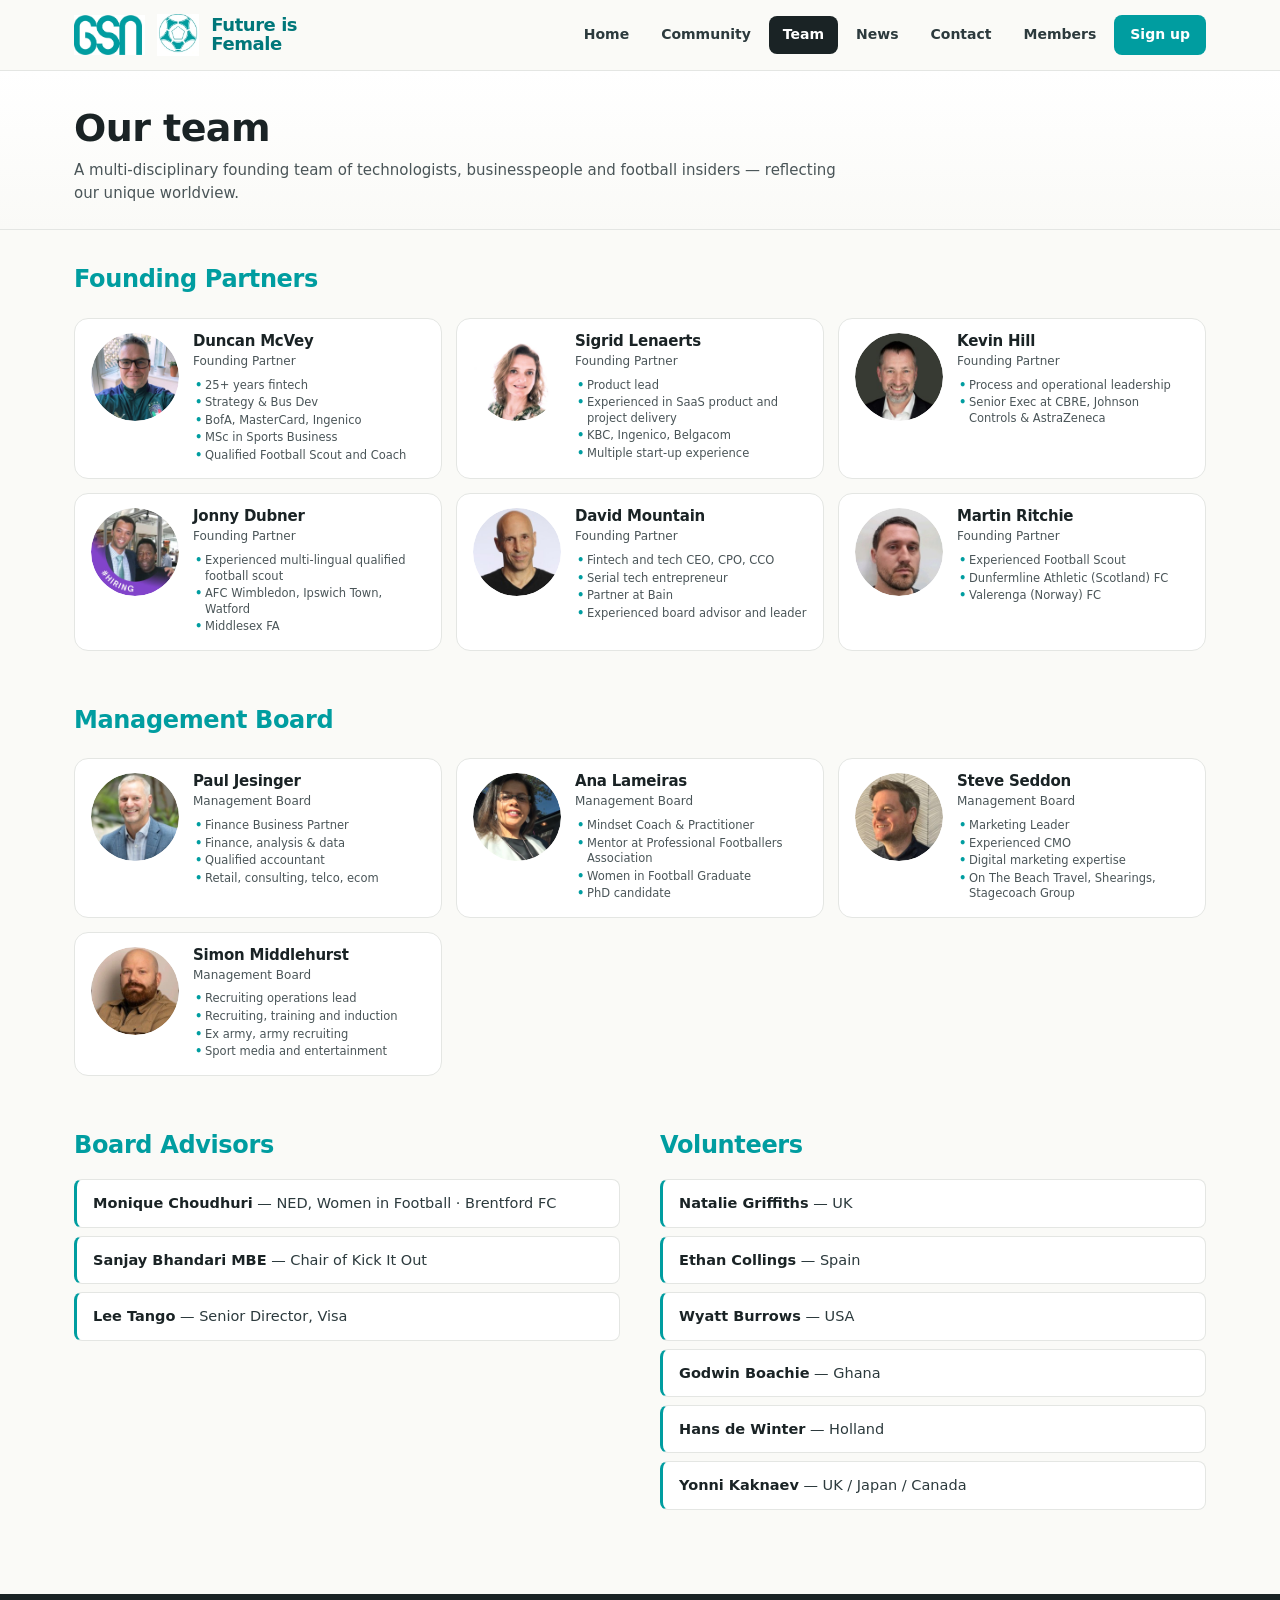
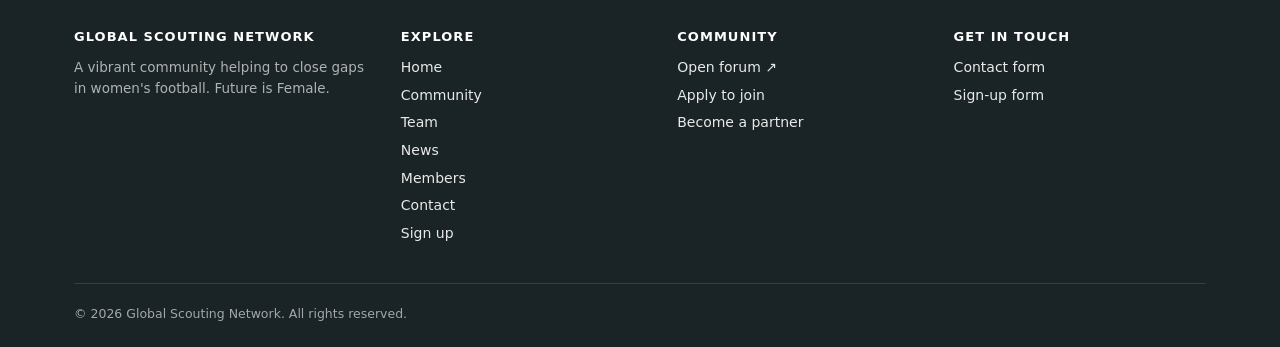
<file: team.html>
<!DOCTYPE html>
<html lang="en">
<head>
  <meta charset="utf-8">
  <meta name="viewport" content="width=device-width, initial-scale=1">
  <title>Team — Global Scouting Network</title>
  <meta name="description" content="Global Scouting Network is a community for football's talent identification — scouts, coaches, analysts and executives. Future is Female focuses on the women's game.">
  <link rel="stylesheet" href="css/style.css">
</head>
<body>
<header class="site-header">
  <div class="header-inner">
    <a class="brand" href="index.html" aria-label="Global Scouting Network — Future is Female home">
      <img src="img/gsn-letters.png" alt="GSN" class="brand-letters">
      <img src="img/gsn-football.png" alt="" class="brand-football" aria-hidden="true">
      <span class="brand-fif-stack" aria-hidden="true">
        <span class="bf-line">Future is</span>
        <span class="bf-line">Female</span>
      </span>
    </a>
    <nav class="nav-main">
      <a href="index.html">Home</a>
      <a href="community.html">Community</a>
      <a href="team.html" class="active">Team</a>
      <a href="news.html">News</a>
      <a href="contact.html">Contact</a>
      <a href="members/">Members</a>
      <a href="signup.html" class="cta">Sign up</a>
    </nav>
  </div>
</header>
<section class="page-head">
  <div class="container">
    <h1>Our team</h1>
    <p class="lede">A multi-disciplinary founding team of technologists, businesspeople and football insiders &mdash; reflecting our unique worldview.</p>
  </div>
</section>

<section class="s">
  <div class="container">
    <h2 style="font-size:24px;margin-bottom:24px;color:var(--teal);">Founding Partners</h2>
    <div class="team-grid team-grid-h" style="margin-bottom:56px;">
      <div class="team-card">
        <div class="team-avatar team-avatar-photo"><img src="img/team/duncan_mcvey.jpg" alt="Duncan McVey" loading="lazy"></div>
        <div class="team-content"><h4>Duncan McVey</h4>
        <div class="team-role">Founding Partner</div>
        <ul class="team-bio"><li>25+ years fintech</li><li>Strategy & Bus Dev</li><li>BofA, MasterCard, Ingenico</li><li>MSc in Sports Business</li><li>Qualified Football Scout and Coach</li></ul></div></div>
      <div class="team-card">
        <div class="team-avatar team-avatar-photo"><img src="img/team/sigrid_lenaerts.jpg" alt="Sigrid Lenaerts" loading="lazy"></div>
        <div class="team-content"><h4>Sigrid Lenaerts</h4>
        <div class="team-role">Founding Partner</div>
        <ul class="team-bio"><li>Product lead</li><li>Experienced in SaaS product and project delivery</li><li>KBC, Ingenico, Belgacom</li><li>Multiple start-up experience</li></ul></div></div>
      <div class="team-card">
        <div class="team-avatar team-avatar-photo"><img src="img/team/kevin_hill.jpg" alt="Kevin Hill" loading="lazy"></div>
        <div class="team-content"><h4>Kevin Hill</h4>
        <div class="team-role">Founding Partner</div>
        <ul class="team-bio"><li>Process and operational leadership</li><li>Senior Exec at CBRE, Johnson Controls & AstraZeneca</li></ul></div></div>
      <div class="team-card">
        <div class="team-avatar team-avatar-photo"><img src="img/team/jonny_dubner.jpg" alt="Jonny Dubner" loading="lazy"></div>
        <div class="team-content"><h4>Jonny Dubner</h4>
        <div class="team-role">Founding Partner</div>
        <ul class="team-bio"><li>Experienced multi-lingual qualified football scout</li><li>AFC Wimbledon, Ipswich Town, Watford</li><li>Middlesex FA</li></ul></div></div>
      <div class="team-card">
        <div class="team-avatar team-avatar-photo"><img src="img/team/david_mountain.jpg" alt="David Mountain" loading="lazy"></div>
        <div class="team-content"><h4>David Mountain</h4>
        <div class="team-role">Founding Partner</div>
        <ul class="team-bio"><li>Fintech and tech CEO, CPO, CCO</li><li>Serial tech entrepreneur</li><li>Partner at Bain</li><li>Experienced board advisor and leader</li></ul></div></div>
      <div class="team-card">
        <div class="team-avatar team-avatar-photo"><img src="img/team/martin_ritchie.jpg" alt="Martin Ritchie" loading="lazy"></div>
        <div class="team-content"><h4>Martin Ritchie</h4>
        <div class="team-role">Founding Partner</div>
        <ul class="team-bio"><li>Experienced Football Scout</li><li>Dunfermline Athletic (Scotland) FC</li><li>Valerenga (Norway) FC</li></ul></div></div>
    </div>

    <h2 style="font-size:24px;margin-bottom:24px;color:var(--teal);">Management Board</h2>
    <div class="team-grid team-grid-h" style="margin-bottom:56px;">
      <div class="team-card">
        <div class="team-avatar team-avatar-photo"><img src="img/team/paul_jesinger.jpg" alt="Paul Jesinger" loading="lazy"></div>
        <div class="team-content"><h4>Paul Jesinger</h4>
        <div class="team-role">Management Board</div>
        <ul class="team-bio"><li>Finance Business Partner</li><li>Finance, analysis & data</li><li>Qualified accountant</li><li>Retail, consulting, telco, ecom</li></ul></div></div>
      <div class="team-card">
        <div class="team-avatar team-avatar-photo"><img src="img/team/ana_lameiras.jpg" alt="Ana Lameiras" loading="lazy"></div>
        <div class="team-content"><h4>Ana Lameiras</h4>
        <div class="team-role">Management Board</div>
        <ul class="team-bio"><li>Mindset Coach & Practitioner</li><li>Mentor at Professional Footballers Association</li><li>Women in Football Graduate</li><li>PhD candidate</li></ul></div></div>
      <div class="team-card">
        <div class="team-avatar team-avatar-photo"><img src="img/team/steve_seddon.jpg" alt="Steve Seddon" loading="lazy"></div>
        <div class="team-content"><h4>Steve Seddon</h4>
        <div class="team-role">Management Board</div>
        <ul class="team-bio"><li>Marketing Leader</li><li>Experienced CMO</li><li>Digital marketing expertise</li><li>On The Beach Travel, Shearings, Stagecoach Group</li></ul></div></div>
      <div class="team-card">
        <div class="team-avatar team-avatar-photo"><img src="img/team/simon_middlehurst.jpg" alt="Simon Middlehurst" loading="lazy"></div>
        <div class="team-content"><h4>Simon Middlehurst</h4>
        <div class="team-role">Management Board</div>
        <ul class="team-bio"><li>Recruiting operations lead</li><li>Recruiting, training and induction</li><li>Ex army, army recruiting</li><li>Sport media and entertainment</li></ul></div></div>
    </div>

    <div class="grid grid-2" style="gap:40px;">
      <div>
        <h2 style="font-size:24px;margin-bottom:20px;color:var(--teal);">Board Advisors</h2>
        <div class="advisors-list">
          <div class="advisor-chip"><strong>Monique Choudhuri</strong> &mdash; NED, Women in Football &middot; Brentford FC</div>
          <div class="advisor-chip"><strong>Sanjay Bhandari MBE</strong> &mdash; Chair of Kick It Out</div>
          <div class="advisor-chip"><strong>Lee Tango</strong> &mdash; Senior Director, Visa</div>
        </div>
      </div>
      <div>
        <h2 style="font-size:24px;margin-bottom:20px;color:var(--teal);">Volunteers</h2>
        <div class="advisors-list">
          <div class="advisor-chip"><strong>Natalie Griffiths</strong> &mdash; UK</div>
          <div class="advisor-chip"><strong>Ethan Collings</strong> &mdash; Spain</div>
          <div class="advisor-chip"><strong>Wyatt Burrows</strong> &mdash; USA</div>
          <div class="advisor-chip"><strong>Godwin Boachie</strong> &mdash; Ghana</div>
          <div class="advisor-chip"><strong>Hans de Winter</strong> &mdash; Holland</div>
          <div class="advisor-chip"><strong>Yonni Kaknaev</strong> &mdash; UK / Japan / Canada</div>
        </div>
      </div>
    </div>
  </div>
</section>
<footer class="site-footer">
  <div class="container">
    <div class="footer-grid">
      <div>
        <h4>Global Scouting Network</h4>
        <p style="color:rgba(255,255,255,0.65);font-size:13.5px;max-width:320px;">A vibrant community helping to close gaps in women's football. Future is Female.</p>
      </div>
      <div>
        <h4>Explore</h4>
        <ul>
          <li><a href="index.html">Home</a></li>
          <li><a href="community.html">Community</a></li>
          <li><a href="team.html">Team</a></li>
          <li><a href="news.html">News</a></li>
          <li><a href="members/">Members</a></li>
          <li><a href="contact.html">Contact</a></li>
          <li><a href="signup.html">Sign up</a></li>
        </ul>
      </div>
      <div>
        <h4>Community</h4>
        <ul>
          <li><a href="https://gsn.discourse.group/" target="_blank" rel="noopener">Open forum &#8599;</a></li>
          <li><a href="signup.html">Apply to join</a></li>
          <li><a href="contact.html">Become a partner</a></li>
        </ul>
      </div>
      <div>
        <h4>Get in touch</h4>
        <ul>
          <li><a href="contact.html">Contact form</a></li>
          <li><a href="signup.html">Sign-up form</a></li>
        </ul>
      </div>
    </div>
    <div class="footer-bottom">
      <span>&copy; 2026 Global Scouting Network. All rights reserved.</span>
      
    </div>
  </div>
</footer>
</body>
</html>
</file>
<file: css/style.css>
/* ============================================================
   GSN Free Launch — shared stylesheet
   Brand: teal #009da0 on ivory #fafaf7, "Future is Female"
   ============================================================ */

:root {
  --teal: #009da0;
  --teal-dark: #00777a;
  --teal-light: #a8ebe8;
  --ink: #1a2325;
  --ink-2: #2c3a3d;
  --slate: #4a5558;
  --slate-2: #6b7479;
  --bg: #fafaf7;
  --bg-2: #f1f2ee;
  --border: #e4e6e3;
  --border-2: #cdd1cc;
  --radius: 14px;
  --radius-sm: 10px;
  --maxw: 1180px;
  --shadow-sm: 0 2px 6px rgba(0,0,0,0.04);
  --shadow-md: 0 8px 24px rgba(7,30,36,0.07);
}

* { box-sizing: border-box; }
html, body { margin: 0; padding: 0; }
body {
  font-family: -apple-system, BlinkMacSystemFont, "Segoe UI", "Inter", system-ui, sans-serif;
  font-size: 16px;
  line-height: 1.55;
  color: var(--ink);
  background: var(--bg);
  -webkit-font-smoothing: antialiased;
}
img { max-width: 100%; height: auto; display: block; }
a { color: var(--teal); text-decoration: none; transition: color 0.2s; }
a:hover { color: var(--teal-dark); }
h1, h2, h3, h4 { font-family: inherit; color: var(--ink); margin: 0 0 .6em; line-height: 1.15; letter-spacing: -0.015em; }
h1 { font-size: clamp(28px, 4.2vw, 44px); font-weight: 700; }
h2 { font-size: clamp(22px, 2.8vw, 30px); font-weight: 700; }
h3 { font-size: 18px; font-weight: 700; }
p { margin: 0 0 1em; }

.container {
  max-width: var(--maxw);
  margin: 0 auto;
  padding: 0 24px;
}

/* ===== Header ===== */
.site-header {
  position: sticky; top: 0; z-index: 50;
  background: rgba(250,250,247,0.94);
  backdrop-filter: saturate(140%) blur(8px);
  border-bottom: 1px solid var(--border);
}
.header-inner {
  display: flex; align-items: center; gap: 24px;
  padding: 14px 24px;
  max-width: var(--maxw);
  margin: 0 auto;
}
.brand { display: flex; align-items: center; gap: 12px; text-decoration: none; }
.brand-mark {
  width: 38px; height: 38px;
  border: 2px solid var(--teal);
  border-radius: 50%;
  display: grid; place-items: center;
  font-weight: 800; color: var(--teal);
  font-size: 13px; letter-spacing: 0.03em;
}
.brand-stack { display: flex; flex-direction: column; gap: 2px; line-height: 1; }
.brand-name {
  font-size: 18px; font-weight: 800; color: var(--ink); letter-spacing: -0.025em;
}
.brand-fif {
  font-size: 12px; font-weight: 700; color: var(--teal-dark); letter-spacing: -0.04em;
}
.partnership {
  margin-left: 14px; padding-left: 14px;
  border-left: 1px solid var(--border-2);
  display: flex; align-items: center; gap: 10px;
}
.partnership .pl-label {
  font-size: 10.5px; font-weight: 600; letter-spacing: 0.08em;
  text-transform: uppercase; color: var(--slate-2);
  line-height: 1.15; max-width: 80px; text-align: right;
}
.partnership .wif-mark {
  display: inline-block;
  width: 36px; height: 36px;
  border-radius: 50%;
  border: 2.5px solid #1FE85F;
  color: #1FE85F;
  font-weight: 900; font-size: 13px;
  display: grid; place-items: center;
  letter-spacing: -0.05em;
}
@media (max-width: 1100px) { .partnership { display: none; } }

.nav-main { margin-left: auto; display: flex; align-items: center; gap: 4px; }
.nav-main a {
  display: inline-block; padding: 8px 14px;
  font-size: 14px; font-weight: 600;
  color: var(--ink-2); border-radius: 8px;
  transition: background 0.15s, color 0.15s;
}
.nav-main a:hover { background: var(--bg-2); color: var(--ink); }
.nav-main a.active { background: var(--ink); color: white; }
.nav-main a.cta {
  background: var(--teal); color: white;
  padding: 9px 16px;
}
.nav-main a.cta:hover { background: var(--teal-dark); color: white; }
@media (max-width: 760px) {
  .nav-main { gap: 0; flex-wrap: wrap; justify-content: flex-end; }
  .nav-main a { padding: 6px 10px; font-size: 13px; }
}

/* ===== Hero ===== */
.hero { padding: 36px 0 28px; }
.hero-grid {
  display: grid;
  grid-template-columns: minmax(0, 1fr) auto;
  gap: 36px; align-items: center;
  margin-bottom: 18px;
}
.hero-text h1 { margin: 0 0 12px; line-height: 1.05; }
.hero-text h1 em { font-style: italic; font-weight: 500; color: var(--teal-dark); }
.hero-text p { font-size: 16px; color: var(--slate); max-width: 760px; }
.hero-text p strong { color: var(--ink); font-weight: 600; }
.hero-ctas { display: flex; flex-direction: column; gap: 10px; flex-shrink: 0; }
.hero-ctas .btn { min-width: 180px; }
@media (max-width: 880px) {
  .hero-grid { grid-template-columns: 1fr; gap: 16px; }
  .hero-ctas { flex-direction: row; flex-wrap: wrap; }
  .hero-ctas .btn { min-width: 0; }
}
.hero-map-card {
  border-radius: 16px;
  overflow: hidden;
  border: 1px solid var(--border);
  background: #eef4f6;
  box-shadow: var(--shadow-md);
}
.hero-map-card img, .hero-map-card svg { width: 100%; height: auto; display: block; }

/* ===== Buttons ===== */
.btn {
  display: inline-flex; align-items: center; justify-content: center;
  padding: 10px 18px;
  font-size: 14px; font-weight: 600;
  border-radius: 999px; border: 1px solid transparent;
  cursor: pointer; transition: transform 0.15s, background 0.15s, border-color 0.15s, color 0.15s;
  font-family: inherit; text-decoration: none;
}
.btn-lg { padding: 12px 22px; font-size: 15px; }
.btn-primary { background: var(--teal); color: white; }
.btn-primary:hover { background: var(--teal-dark); color: white; transform: translateY(-1px); }
.btn-dark { background: var(--ink); color: white; }
.btn-dark:hover { background: var(--ink-2); color: white; }
.btn-ghost { background: transparent; color: var(--ink); border-color: var(--border-2); }
.btn-ghost:hover { background: var(--ink); color: white; border-color: var(--ink); }

/* ===== Page header (inner pages) ===== */
.page-head {
  background: linear-gradient(180deg, white 0%, var(--bg) 100%);
  border-bottom: 1px solid var(--border);
  padding: 36px 0 24px;
}
.page-head h1 { font-size: clamp(26px, 3.4vw, 38px); margin: 0 0 8px; }
.page-head .lede { font-size: 15px; color: var(--slate); max-width: 780px; margin: 0; }

/* ===== Sections ===== */
section.s { padding: 36px 0; }
section.s.alt { background: white; border-top: 1px solid var(--border); border-bottom: 1px solid var(--border); }
.section-title { font-size: clamp(22px, 2.6vw, 28px); margin-bottom: 14px; }
.section-lede { font-size: 16px; color: var(--slate); max-width: 720px; margin-bottom: 26px; }

/* ===== Stats ===== */
.stats-bar {
  display: grid;
  grid-template-columns: repeat(4, 1fr);
  gap: 12px;
  background: var(--ink);
  border-radius: 14px;
  padding: 20px 24px;
  color: white;
}
.stat .num { font-size: 32px; font-weight: 800; line-height: 1; letter-spacing: -0.02em; }
.stat .num .plus { color: var(--teal-light); font-weight: 500; font-size: 0.7em; margin-left: 1px; }
.stat .label { display: block; margin-top: 6px; font-size: 12px; color: rgba(255,255,255,0.7); text-transform: uppercase; letter-spacing: 0.08em; }
@media (max-width: 720px) { .stats-bar { grid-template-columns: repeat(2, 1fr); } }

/* ===== Cards / Grids ===== */
.grid { display: grid; gap: 20px; }
.grid-3 { grid-template-columns: repeat(3, 1fr); }
.grid-2 { grid-template-columns: repeat(2, 1fr); }
@media (max-width: 800px) { .grid-3, .grid-2 { grid-template-columns: 1fr; } }

.card {
  background: white;
  border: 1px solid var(--border);
  border-radius: 14px;
  padding: 24px;
  transition: transform 0.18s, box-shadow 0.18s, border-color 0.18s;
}
.card:hover { border-color: var(--teal-light); transform: translateY(-2px); box-shadow: var(--shadow-md); }
.card .card-label { display: block; font-size: 11px; font-weight: 700; letter-spacing: 0.12em; text-transform: uppercase; color: var(--teal-dark); margin-bottom: 6px; }
.card h3 { margin: 0 0 8px; }
.card p { color: var(--slate); margin: 0; }

/* ===== Team grid ===== */
.team-grid { display: grid; grid-template-columns: repeat(3, 1fr); gap: 22px; }
@media (max-width: 800px) { .team-grid { grid-template-columns: repeat(2, 1fr); } }
@media (max-width: 500px) { .team-grid { grid-template-columns: 1fr; } }
.team-card {
  background: white;
  border: 1px solid var(--border);
  border-radius: 14px;
  padding: 20px;
  text-align: center;
}
.team-avatar {
  width: 88px; height: 88px;
  margin: 0 auto 14px;
  border-radius: 50%;
  background: linear-gradient(135deg, var(--teal-light), var(--teal));
  color: var(--ink);
  display: grid; place-items: center;
  font-size: 26px; font-weight: 800; letter-spacing: -0.02em;
}
.team-card .name { font-weight: 700; font-size: 17px; }
.team-card .role { color: var(--slate); font-size: 14px; margin: 2px 0 8px; }
.team-card .bio { font-size: 13.5px; color: var(--slate); }

.team-section-title {
  font-size: 22px;
  font-weight: 700;
  color: var(--teal-dark);
  letter-spacing: -0.01em;
  margin: 0 0 18px;
}
.team-pending {
  display: flex; align-items: flex-start; gap: 18px;
  padding: 22px 26px;
  background: white;
  border: 1px dashed var(--border-2);
  border-radius: 14px;
  color: var(--slate);
}
.team-pending-icon {
  flex-shrink: 0;
  width: 44px; height: 44px;
  border-radius: 50%;
  background: var(--bg-2);
  color: var(--slate-2);
  display: grid; place-items: center;
  font-size: 22px;
  letter-spacing: 0.1em;
}
.team-pending p { margin: 0; font-size: 14.5px; line-height: 1.5; }

.advisors-list { display: flex; flex-direction: column; gap: 8px; }
.advisor-chip {
  background: white;
  border: 1px solid var(--border);
  border-left: 3px solid var(--teal);
  border-radius: 8px;
  padding: 12px 16px;
  font-size: 14.5px;
  color: var(--ink-2);
}
.advisor-chip strong { color: var(--ink); font-weight: 700; }

/* ===== News list ===== */
.news-list { display: grid; gap: 14px; }
.news-item {
  background: white;
  border: 1px solid var(--border);
  border-radius: 12px;
  padding: 22px 26px;
  display: grid; grid-template-columns: auto 1fr; gap: 22px; align-items: flex-start;
}
.news-item .date {
  background: var(--bg-2);
  color: var(--slate);
  border-radius: 8px;
  padding: 8px 12px;
  text-align: center;
  min-width: 72px;
  font-size: 11px;
  text-transform: uppercase;
  letter-spacing: 0.08em;
}
.news-item .date .day { display: block; font-size: 22px; font-weight: 800; color: var(--ink); letter-spacing: 0; }
.news-item h3 { margin: 0 0 6px; font-size: 17px; }
.news-item p { color: var(--slate); margin: 0; font-size: 14.5px; }
.news-item .tag { display: inline-block; font-size: 11px; padding: 2px 9px; border-radius: 4px; background: rgba(0,157,160,0.10); color: var(--teal-dark); font-weight: 600; letter-spacing: 0.05em; text-transform: uppercase; margin-top: 8px; }

/* ===== Community page screenshot ===== */
.community-shot {
  position: relative;
  border-radius: 14px;
  overflow: hidden;
  border: 1px solid var(--border);
  margin-top: 20px;
  box-shadow: var(--shadow-md);
}
.community-shot img { width: 100%; display: block; }
.community-shot .badge {
  position: absolute; top: 14px; right: 14px;
  background: rgba(26,35,37,0.92); color: white;
  padding: 6px 12px; border-radius: 999px;
  font-size: 10px; font-weight: 700; letter-spacing: 0.16em; text-transform: uppercase;
}
.community-shot .badge::before { content: ''; display: inline-block; width: 6px; height: 6px; border-radius: 50%; background: #ff6b6b; margin-right: 6px; vertical-align: middle; }
.community-cta {
  display: flex; flex-wrap: wrap; gap: 12px; justify-content: space-between; align-items: center;
  padding: 22px 26px;
  background: white;
  border: 1px solid var(--border);
  border-radius: 14px;
  margin-bottom: 20px;
}
.community-cta h3 { margin: 0 0 4px; font-size: 18px; }
.community-cta p { margin: 0; color: var(--slate); font-size: 14px; }
.community-cta .actions { display: flex; gap: 10px; flex-wrap: wrap; }

/* ===== Contact form ===== */
.form-card {
  background: white;
  border: 1px solid var(--border);
  border-radius: 16px;
  padding: 28px 30px;
  max-width: 640px;
  box-shadow: var(--shadow-sm);
}
.form-row { display: grid; grid-template-columns: 1fr 1fr; gap: 16px; margin-bottom: 16px; }
.form-row.full { grid-template-columns: 1fr; }
.form-row label { display: block; font-size: 13px; font-weight: 600; margin-bottom: 6px; color: var(--ink-2); }
.form-row input, .form-row textarea, .form-row select {
  width: 100%;
  padding: 10px 13px;
  border: 1px solid var(--border-2);
  border-radius: 8px;
  font-family: inherit; font-size: 15px; color: var(--ink);
  background: white;
  transition: border-color 0.15s, box-shadow 0.15s;
}
.form-row input:focus, .form-row textarea:focus, .form-row select:focus {
  outline: none;
  border-color: var(--teal);
  box-shadow: 0 0 0 3px rgba(0,157,160,0.18);
}
.form-row textarea { min-height: 130px; resize: vertical; }
.form-fineprint { font-size: 12px; color: var(--slate); margin: 14px 0 0; }
@media (max-width: 600px) { .form-row { grid-template-columns: 1fr; } }

/* ===== Footer ===== */
.site-footer {
  background: var(--ink);
  color: rgba(255,255,255,0.78);
  padding: 36px 0 24px;
  margin-top: 48px;
  font-size: 14px;
}
.site-footer a { color: rgba(255,255,255,0.9); }
.site-footer a:hover { color: white; }
.footer-grid {
  display: grid; grid-template-columns: 1.2fr 1fr 1fr 1fr;
  gap: 24px;
}
.footer-grid h4 { color: white; font-size: 13px; letter-spacing: 0.08em; text-transform: uppercase; margin: 0 0 12px; }
.footer-grid ul { list-style: none; padding: 0; margin: 0; }
.footer-grid li { margin-bottom: 6px; }
.footer-bottom {
  margin-top: 32px; padding-top: 20px;
  border-top: 1px solid rgba(255,255,255,0.12);
  display: flex; flex-wrap: wrap; justify-content: space-between; gap: 12px;
  font-size: 12.5px; color: rgba(255,255,255,0.6);
}
@media (max-width: 720px) { .footer-grid { grid-template-columns: 1fr 1fr; } }

/* ===== Utility ===== */
.eyebrow {
  display: inline-block;
  font-size: 11px; font-weight: 700;
  letter-spacing: 0.14em; text-transform: uppercase;
  color: var(--teal-dark);
  background: rgba(0,157,160,0.08);
  padding: 4px 10px; border-radius: 999px;
  margin-bottom: 14px;
}
.muted { color: var(--slate); }
.success-banner {
  background: rgba(31,159,90,0.12);
  border: 1px solid rgba(31,159,90,0.3);
  color: #14724a;
  padding: 14px 18px;
  border-radius: 10px;
  margin-bottom: 20px;
}


/* ============================================================
   v1.1 additions: match v1.12 home + team styling
   ============================================================ */
/* Hero v17 — light bg, two-column title block, map card */
.hero-v17 {
  background: var(--bg);
  padding: 36px 0 24px;
}
.hero-v17 .hero-title-block {
  display: grid;
  grid-template-columns: minmax(0, 1fr) auto;
  align-items: center;
  gap: 36px;
  margin-bottom: 18px;
}
.hero-v17 .hero-title-block .text-col { max-width: 820px; }
.hero-v17 .hero-title-block h1 {
  font-size: clamp(26px, 3.6vw, 40px);
  margin: 0 0 10px;
  line-height: 1.06;
}
.hero-v17 .hero-title-block h1 em {
  font-style: italic; font-weight: 500; color: var(--teal-dark);
}
.hero-v17 .hero-title-block p {
  font-size: 15px; line-height: 1.45;
  max-width: 760px;
  margin: 0;
  color: var(--slate);
}
.hero-v17 .hero-title-block p strong { color: var(--ink); font-weight: 600; }
.hero-v17 .hero-title-block .hero-ctas-stack {
  display: flex; flex-direction: column; gap: 10px;
}
.hero-v17 .hero-title-block .hero-ctas-stack .btn { min-width: 200px; }
@media (max-width: 880px) {
  .hero-v17 .hero-title-block { grid-template-columns: 1fr; gap: 16px; }
  .hero-v17 .hero-title-block .hero-ctas-stack { flex-direction: row; flex-wrap: wrap; }
  .hero-v17 .hero-title-block .hero-ctas-stack .btn { min-width: 0; }
}

/* Map card */
.hero-map-card {
  position: relative;
  background: linear-gradient(180deg, #eef4f6 0%, #e3edef 100%);
  border: 1px solid var(--border);
  border-radius: 16px;
  overflow: hidden;
  box-shadow: 0 8px 30px rgba(7,30,36,0.08);
  margin-top: 16px;
  aspect-ratio: 1000 / 500;
  max-height: 52vh;
}
.hero-map-card svg.world-svg {
  width: 100%; height: 100%; display: block;
  position: absolute; inset: 0;
}
.hero-map-card .land path {
  fill: rgba(7,70,80,0.10);
  stroke: rgba(7,70,80,0.22);
  stroke-width: 0.4;
  stroke-linejoin: round;
  vector-effect: non-scaling-stroke;
}
.hero-map-card .map-bubble circle {
  fill: #009DA0;
  fill-opacity: 0.78;
  stroke: white;
  stroke-width: 1.2;
}
.hero-map-card .bubble-label {
  font-family: -apple-system, BlinkMacSystemFont, system-ui, sans-serif;
  font-size: 11px; font-weight: 700;
  fill: white;
  text-anchor: middle; dominant-baseline: central;
  paint-order: stroke;
  stroke: rgba(0,0,0,0.45); stroke-width: 2; stroke-linejoin: round;
}

/* Stat cards overlaid in oceans */
.hero-map-card .map-stat {
  position: absolute;
  background: rgba(255,255,255,0.94);
  border: 1px solid var(--border);
  border-radius: 10px;
  padding: 8px 12px;
  text-align: center;
  box-shadow: 0 4px 14px rgba(7,30,36,0.06);
  min-width: 96px;
  pointer-events: none;
}
.hero-map-card .map-stat .num {
  display: block;
  font-size: 22px;
  font-weight: 800;
  color: var(--ink);
  line-height: 1;
  letter-spacing: -0.02em;
}
.hero-map-card .map-stat .num .plus { color: var(--teal); font-weight: 500; font-size: 0.8em; margin-left: 1px; }
.hero-map-card .map-stat .label {
  display: block;
  margin-top: 4px;
  font-size: 10px;
  color: var(--slate);
  font-weight: 600;
  letter-spacing: 0.06em;
  text-transform: uppercase;
  line-height: 1.25;
}
.hero-map-card .map-stat.s1 { left: 44%; top: 56%; }
.hero-map-card .map-stat.s2 { left: 39%; top: 74%; }
.hero-map-card .map-stat.s3 { left: 70.5%; top: 59%; }
.hero-map-card .map-stat.s4 { left: 70.5%; top: 76%; }

.hero-map-card .map-legend {
  position: absolute;
  left: 16px; bottom: 14px;
  display: flex; align-items: center; gap: 14px;
  padding: 8px 14px;
  background: rgba(255,255,255,0.90);
  border: 1px solid rgba(0,0,0,0.08);
  border-radius: 999px;
  color: var(--slate);
  font-size: 11.5px;
  letter-spacing: 0.04em;
}
.hero-map-card .map-legend .dot { display: inline-block; border-radius: 50%; background: #009DA0; border: 1.5px solid white; }
.hero-map-card .map-legend .d-s { width: 6px; height: 6px; }
.hero-map-card .map-legend .d-m { width: 10px; height: 10px; }
.hero-map-card .map-legend .d-l { width: 16px; height: 16px; }
.hero-map-card .map-legend .label-tip { color: var(--slate); opacity: 0.7; text-transform: uppercase; letter-spacing: 0.12em; font-size: 10.5px; }

@media (max-width: 760px) {
  .hero-map-card .map-stat { padding: 6px 8px; min-width: 70px; }
  .hero-map-card .map-stat .num { font-size: 14px; }
  .hero-map-card .map-stat .label { font-size: 8.5px; }
  .hero-map-card .bubble-label { font-size: 8px; }
  .hero-map-card .map-legend { display: none; }
}

/* Features section — match v1.12 .feature-card pattern */
.feature-card {
  display: block; padding: 24px;
  background: white;
  border: 1px solid var(--border);
  border-radius: 14px;
  text-decoration: none; color: inherit;
  transition: transform 0.18s, box-shadow 0.18s, border-color 0.18s;
}
.feature-card:hover { border-color: var(--teal-light); transform: translateY(-2px); box-shadow: var(--shadow-md); color: inherit; }
.feature-card .icon {
  width: 38px; height: 38px;
  display: grid; place-items: center;
  border-radius: 10px;
  background: rgba(0,157,160,0.10);
  color: var(--teal-dark);
  margin-bottom: 14px;
}
.feature-card .icon svg { width: 20px; height: 20px; }
.feature-card h3 { font-size: 17px; margin: 0 0 8px; }
.feature-card .feature-go { color: var(--teal); margin-left: 4px; }
.feature-card p { color: var(--slate); margin: 0; font-size: 14px; }


/* ============================================================
   v1.2: football icon + stacked Future is/Female + remove partnership
   ============================================================ */
.brand { gap: 10px; }
.brand-name-inline {
  font-size: 16px;
  font-weight: 800;
  color: var(--ink);
  letter-spacing: -0.025em;
  white-space: nowrap;
}
.brand .brand-football-icon {
  display: block;
  width: 30px; height: 30px;
  margin: 0 4px 0 4px;
  flex-shrink: 0;
}
.brand-fif-stack {
  display: inline-flex;
  flex-direction: column;
  line-height: 1;
  gap: 2px;
  white-space: nowrap;
}
.brand-fif-stack .bf-line:nth-child(1) {
  font-size: 11px; font-weight: 600;
  color: var(--slate-2); letter-spacing: 0.04em;
  text-transform: uppercase;
}
.brand-fif-stack .bf-line:nth-child(2) {
  font-size: 15px; font-weight: 800;
  color: var(--teal-dark); letter-spacing: -0.03em;
}
.partnership { display: none !important; }

@media (max-width: 880px) {
  .brand-name-inline { display: none; }
  .brand .brand-football-icon { width: 24px; height: 24px; }
  .brand-fif-stack .bf-line:nth-child(1) { font-size: 9.5px; }
  .brand-fif-stack .bf-line:nth-child(2) { font-size: 12.5px; }
}


/* ============================================================
   v1.3: real brand assets from prototype + bigger teal FiF
   ============================================================ */
.brand { gap: 8px; }
.brand img.brand-letters {
  height: 40px; width: auto; display: block;
}
.brand img.brand-football {
  height: 42px; width: 42px; display: block;
  margin: 0 4px;
  object-fit: contain;
  flex-shrink: 0;
}
.brand-fif-stack {
  display: inline-flex; flex-direction: column;
  gap: 0; line-height: 1;
  white-space: nowrap;
}
.brand-fif-stack .bf-line {
  font-family: -apple-system, BlinkMacSystemFont, "Segoe UI", "Inter", system-ui, sans-serif;
  color: var(--teal-dark);
  letter-spacing: -0.025em;
  line-height: 1;
}
.brand-fif-stack .bf-line:nth-child(1) {
  font-size: 16px; font-weight: 600;
}
.brand-fif-stack .bf-line:nth-child(2) {
  font-size: 24px; font-weight: 800;
}

/* hide leftover v1.0/v1.2 brand pieces */
.brand-mark, .brand-name, .brand-name-inline, .brand-fif, .brand-stack, .brand-football-icon { display: none !important; }
.partnership { display: none !important; }

@media (max-width: 700px) {
  .brand img.brand-letters { height: 32px; }
  .brand img.brand-football { height: 32px; width: 32px; margin: 0 3px; }
  .brand-fif-stack .bf-line:nth-child(1) { font-size: 12px; }
  .brand-fif-stack .bf-line:nth-child(2) { font-size: 18px; }
}

/* Team-pending dashed boxes inside team-grid (v1.13-style empty grids) */
.team-grid .team-pending { grid-column: 1 / -1; }

/* ============================================================
   v1.4: unified FiF brand text + new home sections + sign-up form
   ============================================================ */
/* Both FiF lines: same font, weight, size, colour, case (Title Case) */
.brand-fif-stack .bf-line:nth-child(1),
.brand-fif-stack .bf-line:nth-child(2) {
  font-family: -apple-system, BlinkMacSystemFont, "Segoe UI", "Inter", system-ui, sans-serif !important;
  font-size: 18px !important;
  font-weight: 700 !important;
  color: var(--teal-dark) !important;
  letter-spacing: -0.025em !important;
  line-height: 1.05 !important;
  text-transform: none !important;
}
@media (max-width: 700px) {
  .brand-fif-stack .bf-line:nth-child(1),
  .brand-fif-stack .bf-line:nth-child(2) { font-size: 14px !important; }
}

/* GSN / FiF sister-communities band */
.gsn-fif-band { background: white; border-top: 1px solid var(--border); border-bottom: 1px solid var(--border); }
.gsn-fif-visual { display: flex; flex-direction: column; gap: 14px; }
.gfv-card {
  border-radius: 14px;
  padding: 22px 26px;
  border: 1px solid var(--border);
}
.gfv-gsn { background: linear-gradient(135deg, rgba(0,157,160,0.08), rgba(0,157,160,0.02)); border-color: rgba(0,157,160,0.25); }
.gfv-fif { background: linear-gradient(135deg, rgba(255,107,170,0.06), rgba(255,107,170,0.01)); border-color: rgba(255,107,170,0.25); }
.gfv-num { font-size: 32px; font-weight: 800; color: var(--ink); letter-spacing: -0.02em; line-height: 1; }
.gfv-name { font-size: 15px; font-weight: 700; color: var(--teal-dark); margin: 6px 0 4px; }
.gfv-desc { font-size: 13.5px; color: var(--slate); line-height: 1.45; }

/* Testimonial band */
.testimonial-band {
  background: var(--ink);
  color: white;
  position: relative;
  overflow: hidden;
}
.testimonial-band::before {
  content: '';
  position: absolute; inset: 0;
  background: radial-gradient(circle at 30% 30%, rgba(0,157,160,0.18), transparent 60%),
              radial-gradient(circle at 70% 70%, rgba(168,235,232,0.10), transparent 60%);
}
.testimonial-band .container {
  position: relative;
  text-align: center;
  max-width: 780px;
  padding: 60px 24px 60px;
}
.testimonial-band .quote-mark {
  font-size: 88px;
  color: var(--teal-light);
  line-height: 0.4;
  margin-bottom: 16px;
  font-family: Georgia, "Times New Roman", serif;
}
.testimonial-band blockquote {
  font-size: clamp(20px, 2.4vw, 28px);
  font-weight: 500;
  line-height: 1.4;
  color: white;
  margin: 0 0 24px;
  letter-spacing: -0.01em;
}
.testimonial-band cite {
  font-style: normal;
  color: rgba(255,255,255,0.7);
  font-size: 14px;
  letter-spacing: 0.02em;
}
.quote-dots { display: flex; justify-content: center; gap: 6px; margin-top: 28px; }
.quote-dot {
  width: 8px; height: 8px;
  border-radius: 50%;
  background: rgba(255,255,255,0.25);
  border: none; padding: 0; cursor: pointer;
  transition: background 0.3s, width 0.3s;
}
.quote-dot:hover { background: rgba(255,255,255,0.45); }
.quote-dot.active { background: var(--teal-light); width: 24px; border-radius: 4px; }

/* CTA band */
.cta-band {
  background: linear-gradient(135deg, var(--teal) 0%, var(--teal-dark) 100%);
  color: white;
  text-align: center;
  padding: 48px 0;
}
.cta-band h2 { color: white; margin: 0 0 8px; font-size: clamp(24px, 3vw, 32px); }
.cta-band p { color: rgba(255,255,255,0.9); max-width: 600px; margin: 0 auto 24px; font-size: 16px; }
.cta-band .btn { background: white; color: var(--teal-dark); border-color: white; }
.cta-band .btn:hover { background: var(--ink); color: white; border-color: var(--ink); }

/* Team avatar photos (real images for Founders + Board) */
.team-avatar-photo { padding: 0; background: none; overflow: hidden; }
.team-avatar-photo img { width: 100%; height: 100%; object-fit: cover; border-radius: 50%; display: block; }
.team-card { padding: 24px 22px; }
.team-card h4 { font-size: 17px; font-weight: 700; margin: 4px 0; color: var(--ink); }
.team-card .team-role { color: var(--slate); font-size: 13px; margin-bottom: 12px; font-weight: 500; }
.team-card .team-bio { padding: 0; margin: 0; list-style: none; text-align: left; }
.team-card .team-bio li { font-size: 13.5px; color: var(--slate); line-height: 1.5; padding: 4px 0 4px 16px; position: relative; }
.team-card .team-bio li::before { content: '•'; position: absolute; left: 4px; color: var(--teal); font-weight: 700; }

@media (max-width: 880px) {
  .gsn-fif-visual { gap: 12px; }
  .testimonial-band .container { padding: 40px 24px; }
}

/* ============================================================
   v1.4: full v1.14-style sign-up form
   Shim missing CSS variables first, then port form rules.
   ============================================================ */
:root {
  --bg-card: #ffffff;
  --teal-50: rgba(0,157,160,0.06);
  --teal-100: rgba(0,157,160,0.18);
  --slate-3: #9aa3a8;
  --accent-warm: #c4302b;
  --radius-pill: 999px;
  --font-display: -apple-system, BlinkMacSystemFont, "Segoe UI", "Inter", system-ui, sans-serif;
  --shadow-lg: 0 16px 48px rgba(7,30,36,0.10);
}

.signup-section { padding: 36px 0 60px; }
.signup-section .container { max-width: 900px; }

.form-grid { display: grid; gap: 18px; }
.signup-form { gap: 20px; }

/* Override card form padding for stacked fieldsets */
.signup-form .form-card { display: none; }

.signup-form .fs {
  border: 1px solid var(--border);
  border-radius: var(--radius);
  padding: 22px 26px 26px;
  background: white;
  margin: 0;
}
.signup-form .fs legend {
  padding: 2px 12px;
  margin-left: -4px;
  font-family: var(--font-display);
  font-weight: 700;
  font-size: 16px;
  color: var(--teal-dark);
  background: white;
  letter-spacing: 0.01em;
  display: inline-flex; align-items: center;
}
.legend-num {
  display: inline-grid; place-items: center;
  width: 24px; height: 24px;
  border-radius: 50%;
  background: var(--teal); color: white;
  font-size: 12px; font-weight: 700;
  margin-right: 10px;
}
.fs-opt, .fs-req {
  font-size: 11px; font-weight: 600;
  padding: 2px 8px; border-radius: var(--radius-pill);
  margin-left: 8px; letter-spacing: 0.04em;
  text-transform: uppercase;
}
.fs-opt { background: var(--bg-2); color: var(--slate); }
.fs-req { background: var(--accent-warm); color: white; }

.signup-form .fs .form-row { margin-top: 14px; }
.signup-form .fs .form-row:first-of-type { margin-top: 4px; }

.form-row { display: grid; grid-template-columns: 1fr 1fr; gap: 16px; }
.form-row.full { grid-template-columns: 1fr; }
.form-group { display: block; }
.form-group label { display: block; font-size: 13px; font-weight: 600; color: var(--ink-2); margin-bottom: 6px; }
.form-group input, .form-group select, .form-group textarea {
  width: 100%; padding: 11px 14px;
  border: 1px solid var(--border-2);
  border-radius: var(--radius-sm);
  font-family: inherit; font-size: 15px; color: var(--ink);
  background: white; outline: none;
  transition: border-color 0.15s, box-shadow 0.15s;
}
.form-group input:focus, .form-group select:focus, .form-group textarea:focus {
  border-color: var(--teal);
  box-shadow: 0 0 0 3px var(--teal-50);
}
.form-group textarea { min-height: 110px; resize: vertical; }

.signup-form .group-label { font-size: 13px; font-weight: 600; color: var(--ink); display: block; margin-bottom: 10px; }
.req { color: var(--accent-warm); font-weight: 700; margin-left: 2px; }
.opt { font-size: 11px; font-weight: 500; color: var(--slate-2); text-transform: lowercase; letter-spacing: 0.01em; margin-left: 6px; }

/* Step-nav */
.step-nav {
  display: flex; gap: 4px;
  margin-bottom: 24px; padding: 10px;
  background: white; border: 1px solid var(--border);
  border-radius: var(--radius);
  overflow-x: auto;
}
.step-nav .step {
  flex: 1 0 auto; min-width: 110px;
  display: flex; align-items: center; gap: 8px;
  padding: 8px 12px; border-radius: var(--radius-sm);
  color: var(--slate); font-size: 13px;
  text-decoration: none; transition: background 0.15s, color 0.15s;
  white-space: nowrap;
}
.step-nav .step:hover { background: var(--bg-2); color: var(--ink); }
.step-num {
  width: 22px; height: 22px; border-radius: 50%;
  background: var(--bg-2); color: var(--slate-2);
  display: grid; place-items: center;
  font-size: 12px; font-weight: 700;
  flex-shrink: 0;
}
.step-nav .step:hover .step-num { background: var(--teal); color: white; }
.step-label { font-weight: 500; }

/* Check grids */
.check-grid {
  display: grid;
  grid-template-columns: repeat(auto-fill, minmax(200px, 1fr));
  gap: 8px;
  margin-top: 4px;
}
.check-grid.pills { grid-template-columns: repeat(auto-fit, minmax(130px, 1fr)); gap: 6px; }
.check-grid.pills .check-item { padding: 8px 10px; font-size: 12.5px; }

.check-item {
  display: flex; gap: 16px; align-items: center;
  padding: 12px 16px;
  border: 1px solid var(--border);
  border-radius: var(--radius-sm);
  background: var(--bg);
  color: var(--ink);
  cursor: pointer; font-size: 13.5px;
  line-height: 1.45;
  transition: border-color 0.15s, background 0.15s;
  user-select: none;
}
.check-item:hover { border-color: var(--teal); background: white; }
.check-item input { flex-shrink: 0; accent-color: var(--teal); width: 16px; height: 16px; margin: 0 4px 0 0; }
.check-item > span { padding-left: 2px; flex: 1; }
.check-item:has(input:checked) {
  border-color: var(--teal);
  background: var(--teal-50);
}

/* Hidden extras */
.hidden-extra {
  display: none;
  margin-top: 16px;
  padding: 16px 18px;
  background: var(--bg);
  border-radius: var(--radius-sm);
  border-left: 3px solid var(--teal);
}
.hidden-extra.open { display: block; }
.hidden-extra label {
  display: block;
  font-size: 13px; font-weight: 600;
  color: var(--ink); margin-bottom: 6px;
}
.hidden-extra .group-label { margin-bottom: 10px; }
.hidden-extra .form-row { margin-top: 14px; }

/* Consent box */
.consent-box { background: var(--teal-50); border-color: var(--teal-100); }
.consent-box legend { background: var(--teal-50); }
.consent-box .legend-num { background: var(--teal-dark); }
.consent-item {
  background: white;
  margin-bottom: 8px;
  align-items: flex-start;
  padding: 12px 14px;
  font-size: 13px; color: var(--ink);
  line-height: 1.5;
}
.consent-item.optional { background: var(--bg); }
.consent-item input[type=checkbox] { margin-top: 2px; }

/* Form actions */
.form-actions { display: flex; gap: 12px; flex-wrap: wrap; margin-top: 8px; align-items: center; }
.signup-submit { padding: 4px 0; }
.fine-print { font-size: 12.5px; color: var(--slate-2); margin: 4px 0 0; flex-basis: 100%; }

@media (max-width: 720px) {
  .signup-form .fs { padding: 16px 16px 18px; }
  .signup-form .fs legend { font-size: 14px; padding: 2px 8px; }
  .legend-num { width: 20px; height: 20px; font-size: 11px; margin-right: 8px; }
  .step-nav { padding: 6px; gap: 2px; margin-bottom: 18px; }
  .step-nav .step { min-width: auto; padding: 7px 9px; font-size: 12px; }
  .step-nav .step .step-label { display: none; }
  .check-grid, .check-grid.pills { grid-template-columns: 1fr 1fr; gap: 6px; }
  .check-item { padding: 9px 10px; font-size: 13px; }
  .form-row { grid-template-columns: 1fr; }
}
@media (max-width: 460px) {
  .check-grid, .check-grid.pills { grid-template-columns: 1fr; }
}

/* ============================================================
   v1.5 polish: feature card images, GSN/FiF logos, tighter team,
                signup intro line
   ============================================================ */

/* Feature card image header (replaces the small icon block) */
.feature-card { padding: 0; overflow: hidden; }
.feature-card .card-image {
  width: 100%;
  height: 130px;
  background-size: cover;
  background-position: center;
  background-repeat: no-repeat;
  display: block;
}
.feature-card h3, .feature-card p { padding: 0 24px; }
.feature-card h3 { padding-top: 18px; padding-bottom: 0; }
.feature-card p { padding-bottom: 22px; }
.feature-card { display: flex; flex-direction: column; }

/* GSN/FiF sister-card logos */
.gfv-card { position: relative; padding-right: 84px; }
.gfv-logo {
  position: absolute;
  top: 18px; right: 18px;
  width: 56px; height: 36px;
  object-fit: contain;
  opacity: 0.92;
}
.gfv-fif .gfv-logo { width: 44px; height: 44px; }

/* Tighter team page */
.team-grid { gap: 18px; grid-template-columns: repeat(4, 1fr); }
@media (max-width: 1100px) { .team-grid { grid-template-columns: repeat(3, 1fr); } }
@media (max-width: 800px)  { .team-grid { grid-template-columns: repeat(2, 1fr); } }
@media (max-width: 500px)  { .team-grid { grid-template-columns: 1fr; } }

.team-card { padding: 16px 16px 18px; }
.team-card .team-avatar,
.team-card .team-avatar-photo { width: 88px; height: 88px; margin: 0 auto 10px; }
.team-card h4 { font-size: 16px; margin: 2px 0; }
.team-card .team-role { font-size: 12.5px; margin-bottom: 8px; }
.team-card .team-bio { display: none; } /* tightened — bios available on the prototype */
.team-card .team-bio.compact { display: block; }
.team-card .team-bio.compact li { font-size: 12.5px; padding: 2px 0 2px 14px; }
.team-card .team-bio.compact li::before { left: 2px; }

/* Tighter section heads on team page */
.s .team-section-title-tight {
  font-size: 18px; margin-bottom: 14px;
}

/* Signup section 6 intro line */
.opt-questions-intro {
  margin: 8px 0 12px;
  font-size: 13.5px;
  font-weight: 600;
  color: var(--ink);
  letter-spacing: 0.01em;
}

/* ============================================================
   v1.5 polish round 2: photos, smaller GSN/FiF logos, horizontal team cards
   ============================================================ */

/* Photo-style card images: bigger, taller, no fade */
.feature-card .card-image {
  height: 160px;
  background-size: cover;
  background-position: center;
}

/* GSN/FiF sister cards: small logo on the LEFT, text on the right */
.gfv-card {
  display: flex;
  align-items: flex-start;
  gap: 16px;
  padding: 18px 20px;
  padding-right: 22px;  /* override v1.5 round-1 right padding */
}
.gfv-logo {
  position: static;
  width: 40px !important;
  height: 40px !important;
  object-fit: contain;
  flex-shrink: 0;
  margin-top: 2px;
  opacity: 1;
}
.gfv-fif .gfv-logo { width: 40px !important; height: 40px !important; }
.gfv-text { flex: 1; min-width: 0; }
.gfv-num { font-size: 24px; }
.gfv-name { margin: 4px 0 4px; }

/* Horizontal team cards: photo left, content right */
.team-grid-h {
  grid-template-columns: repeat(3, 1fr) !important;
  gap: 14px !important;
}
@media (max-width: 1100px) { .team-grid-h { grid-template-columns: repeat(2, 1fr) !important; } }
@media (max-width: 600px)  { .team-grid-h { grid-template-columns: 1fr !important; } }

.team-grid-h .team-card {
  display: flex;
  flex-direction: row;
  text-align: left;
  align-items: flex-start;
  gap: 14px;
  padding: 14px 16px;
}
.team-grid-h .team-card .team-avatar,
.team-grid-h .team-card .team-avatar-photo {
  width: 88px;
  height: 88px;
  margin: 0;
  flex-shrink: 0;
}
.team-grid-h .team-card .team-content {
  flex: 1;
  min-width: 0;
}
.team-grid-h .team-card h4 {
  font-size: 15px;
  margin: 0;
  line-height: 1.15;
}
.team-grid-h .team-card .team-role {
  font-size: 12px;
  margin: 2px 0 6px;
  font-weight: 500;
  color: var(--slate);
}
.team-grid-h .team-card .team-bio {
  display: block;
  margin: 0;
  padding: 0;
  list-style: none;
}
.team-grid-h .team-card .team-bio li {
  font-size: 11.5px;
  line-height: 1.35;
  color: var(--slate);
  padding: 1px 0 1px 12px;
  position: relative;
}
.team-grid-h .team-card .team-bio li::before {
  content: '•';
  position: absolute;
  left: 2px;
  color: var(--teal);
  font-weight: 700;
}

/* ============================================================
   v1.5 polish round 3: partners strip
   ============================================================ */
.partners-strip {
  padding: 36px 0 28px;
  background: white;
  border-top: 1px solid var(--border);
  border-bottom: 1px solid var(--border);
}
.partners-title {
  text-align: center;
  font-size: 13px;
  font-weight: 600;
  color: var(--slate);
  letter-spacing: 0.14em;
  text-transform: uppercase;
  margin-bottom: 22px;
}
.partners-grid {
  display: grid;
  grid-template-columns: repeat(3, 1fr);
  gap: 32px;
  align-items: center;
  max-width: 920px;
  margin: 0 auto;
}
.partner-badge {
  display: flex;
  flex-direction: column;
  align-items: center;
  gap: 10px;
  text-align: center;
}
.partner-badge img {
  height: 64px;
  width: auto;
  max-width: 140px;
  object-fit: contain;
  filter: grayscale(100%);
  opacity: 0.78;
  transition: filter 0.2s, opacity 0.2s;
}
.partner-badge:hover img {
  filter: grayscale(0%);
  opacity: 1;
}
.partner-sub {
  font-size: 12.5px;
  color: var(--slate);
  font-weight: 500;
  line-height: 1.4;
  max-width: 200px;
}
@media (max-width: 700px) {
  .partners-grid { grid-template-columns: 1fr; gap: 22px; }
  .partner-badge img { height: 56px; }
}

/* Card images: better object-fit for SVG illustrations */
.feature-card .card-image { background-size: cover; }
</file>
